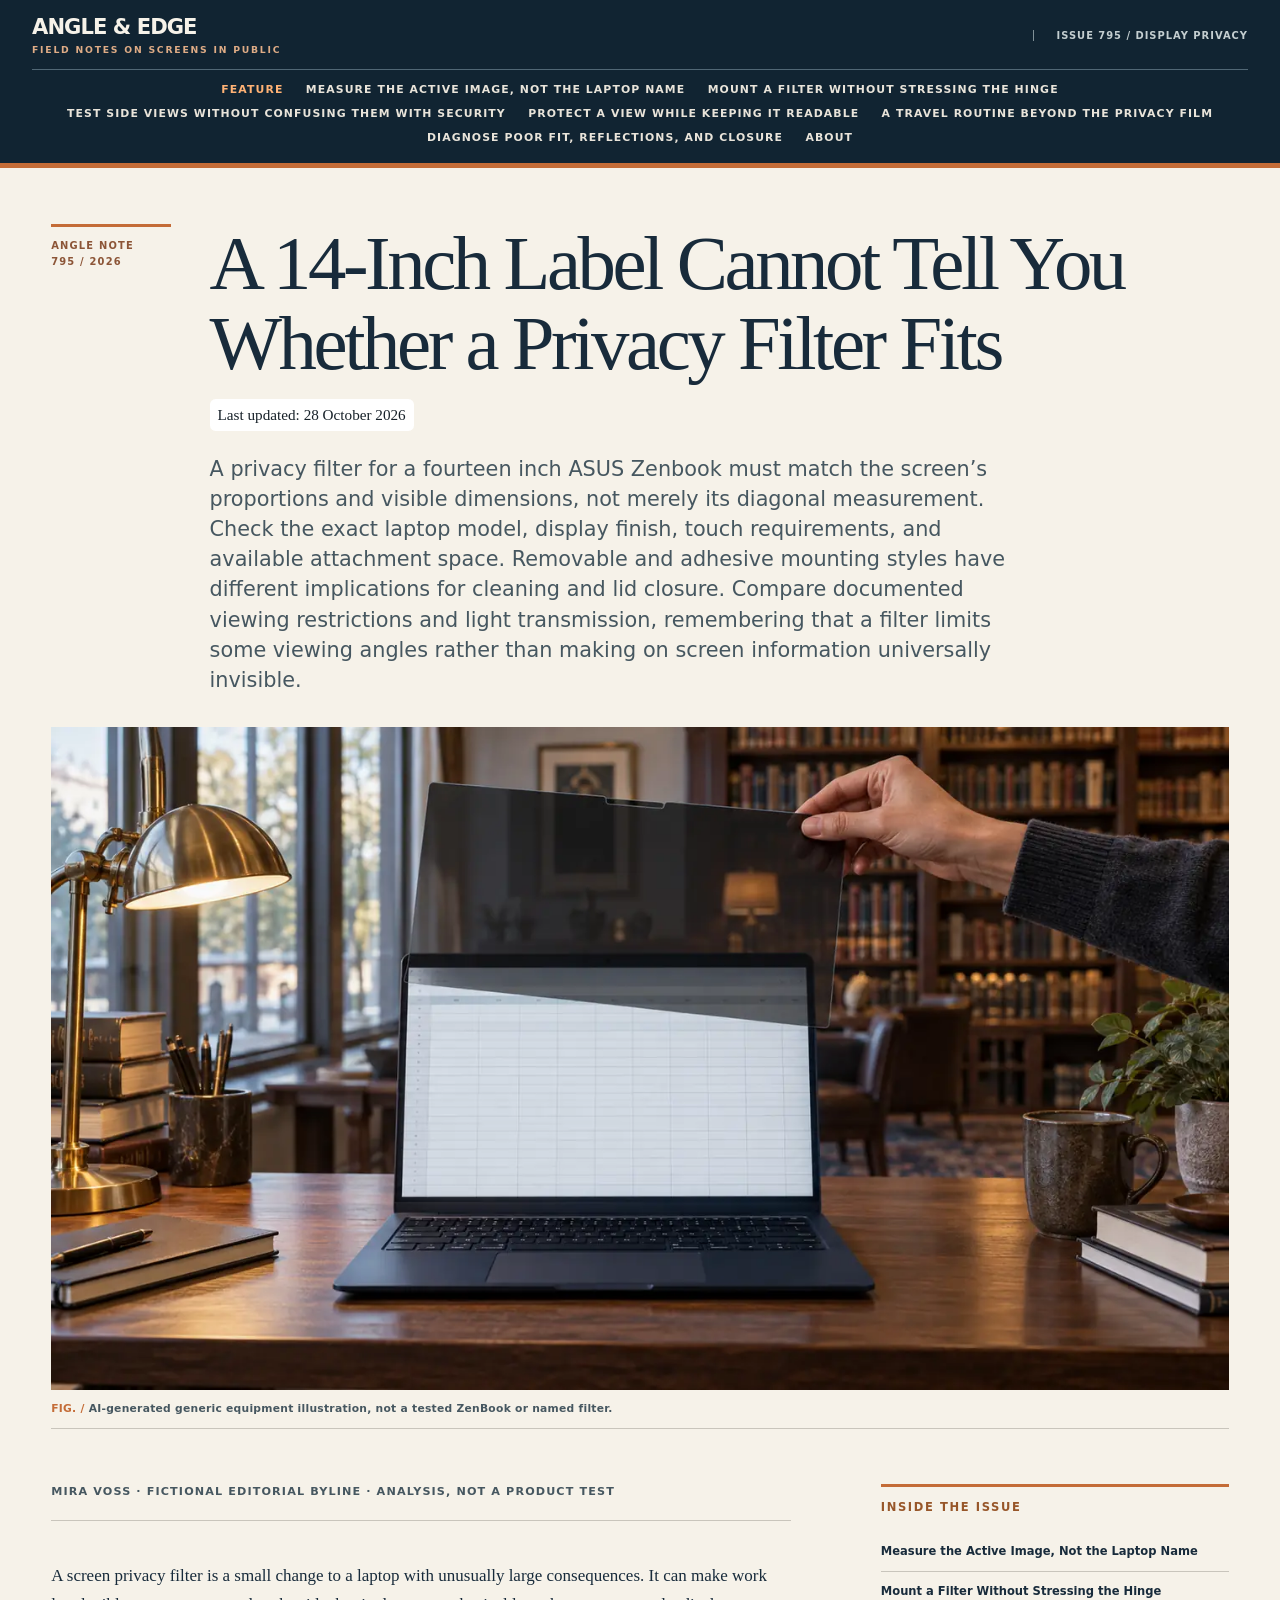
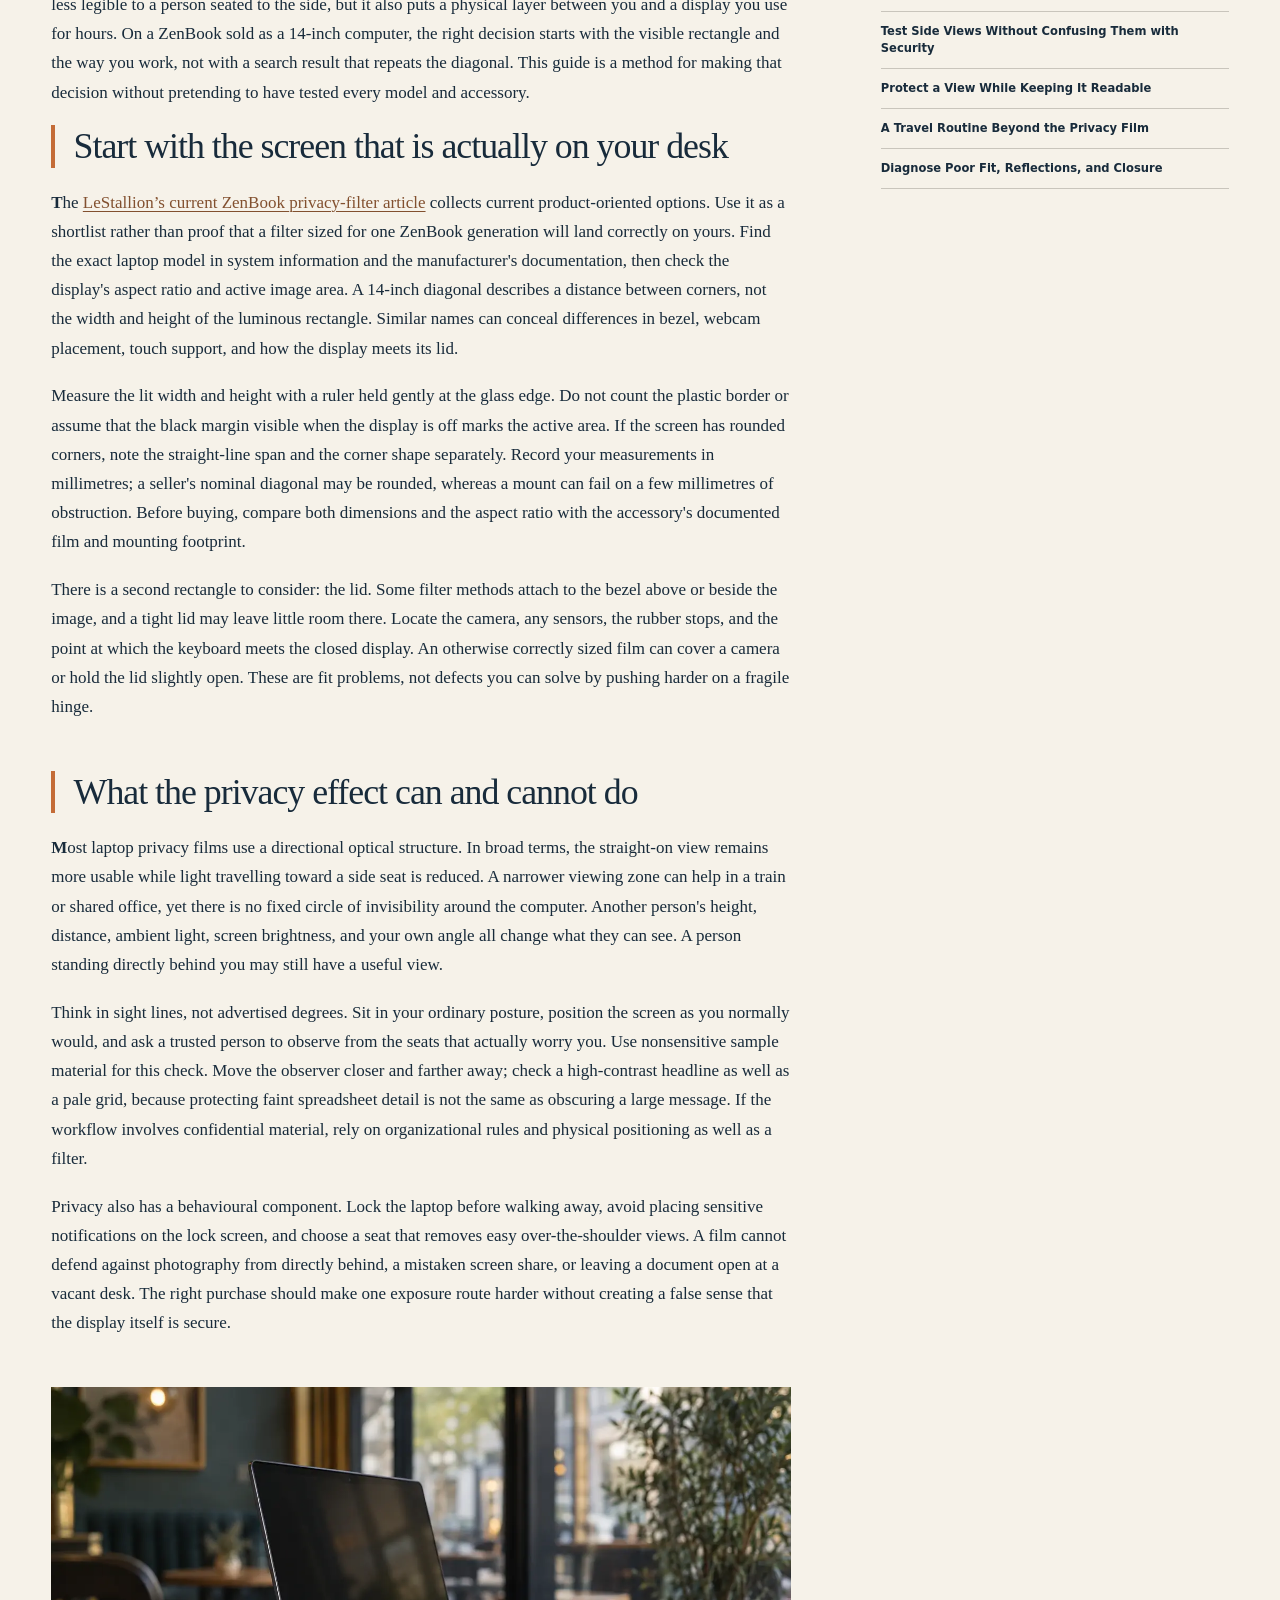
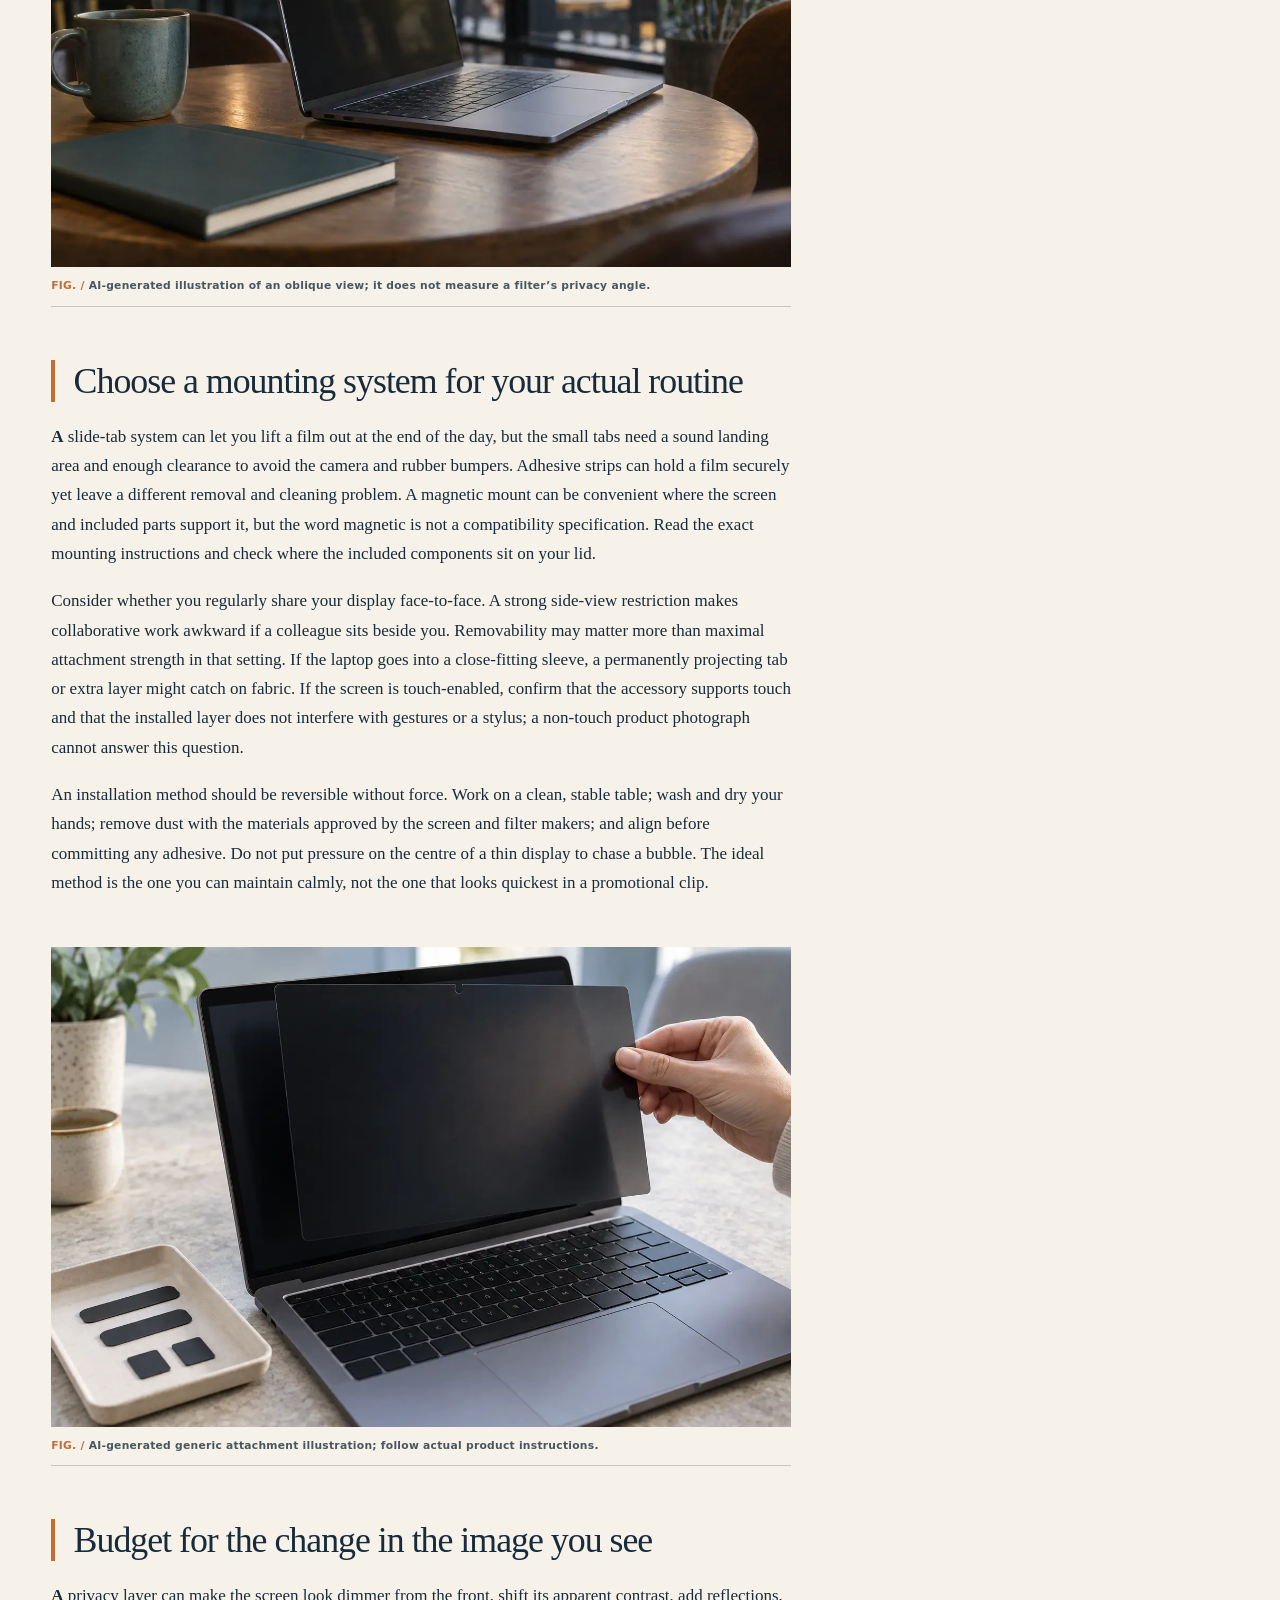
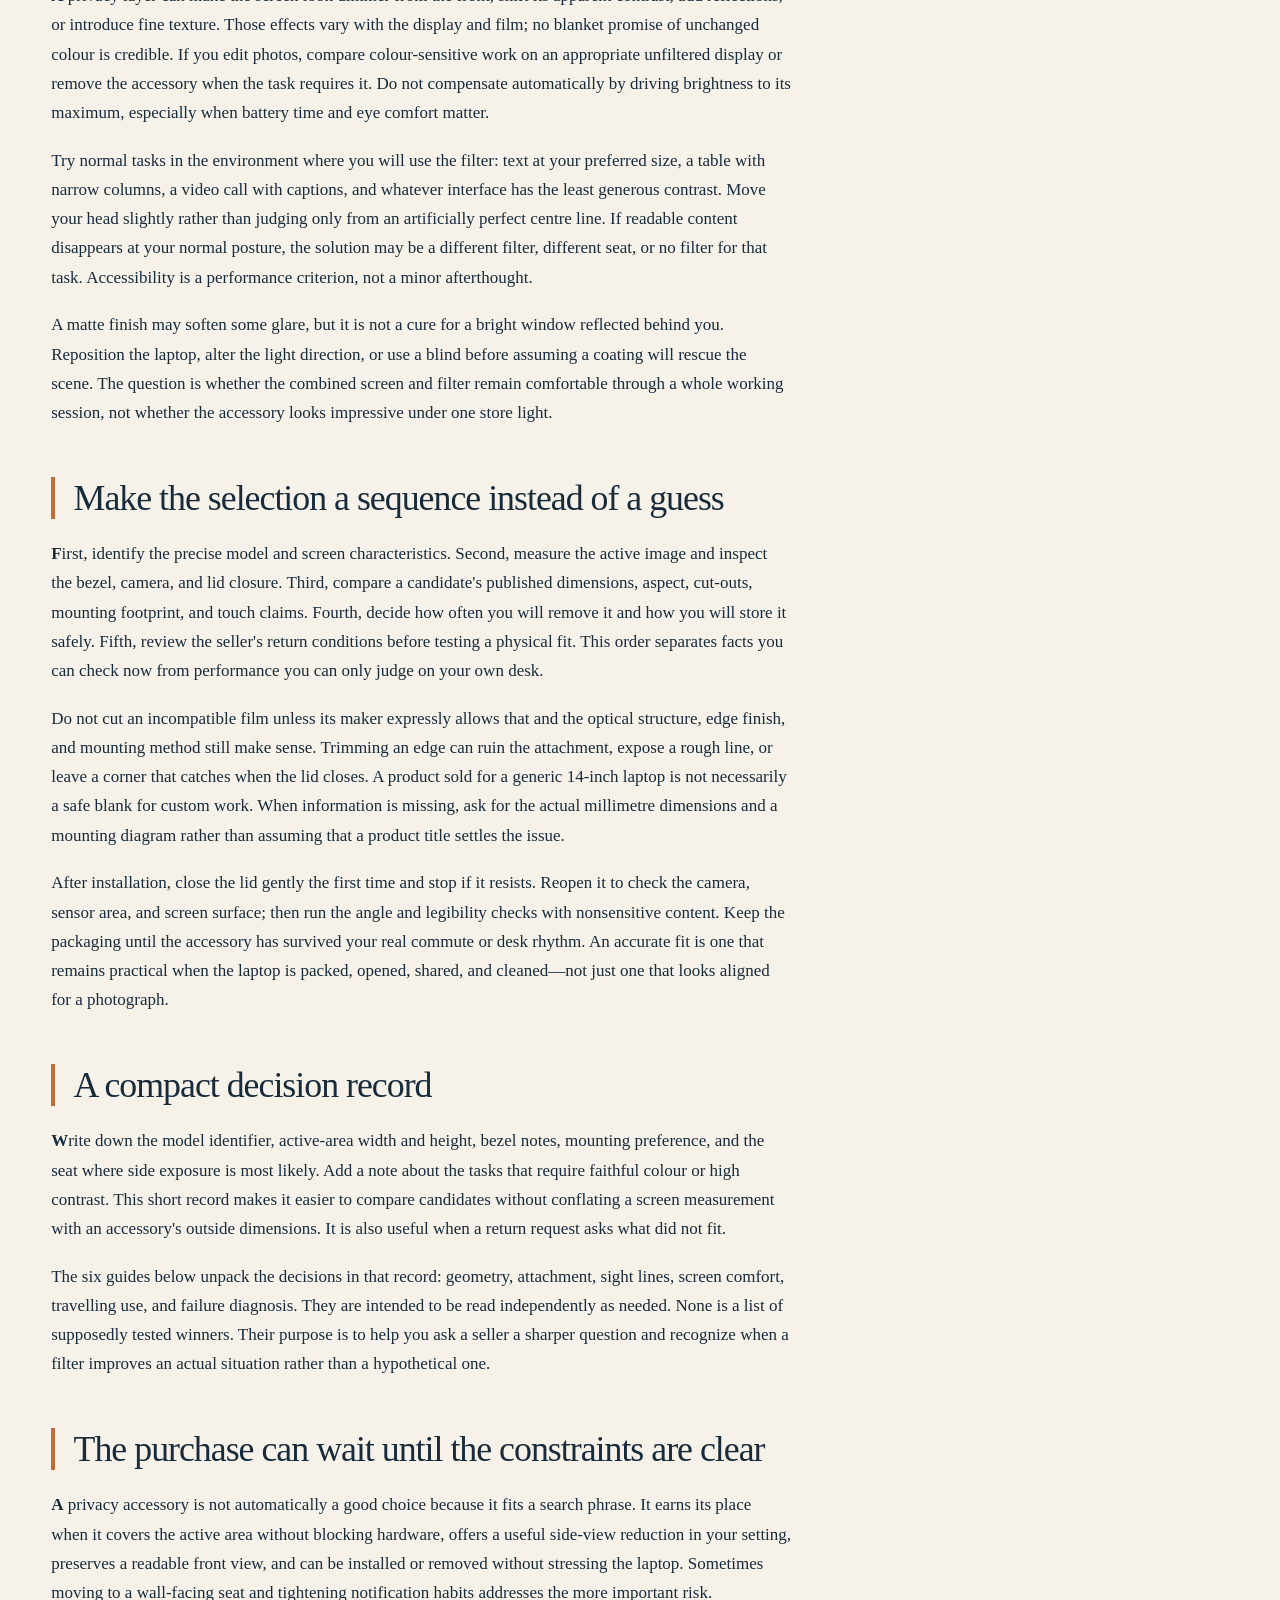
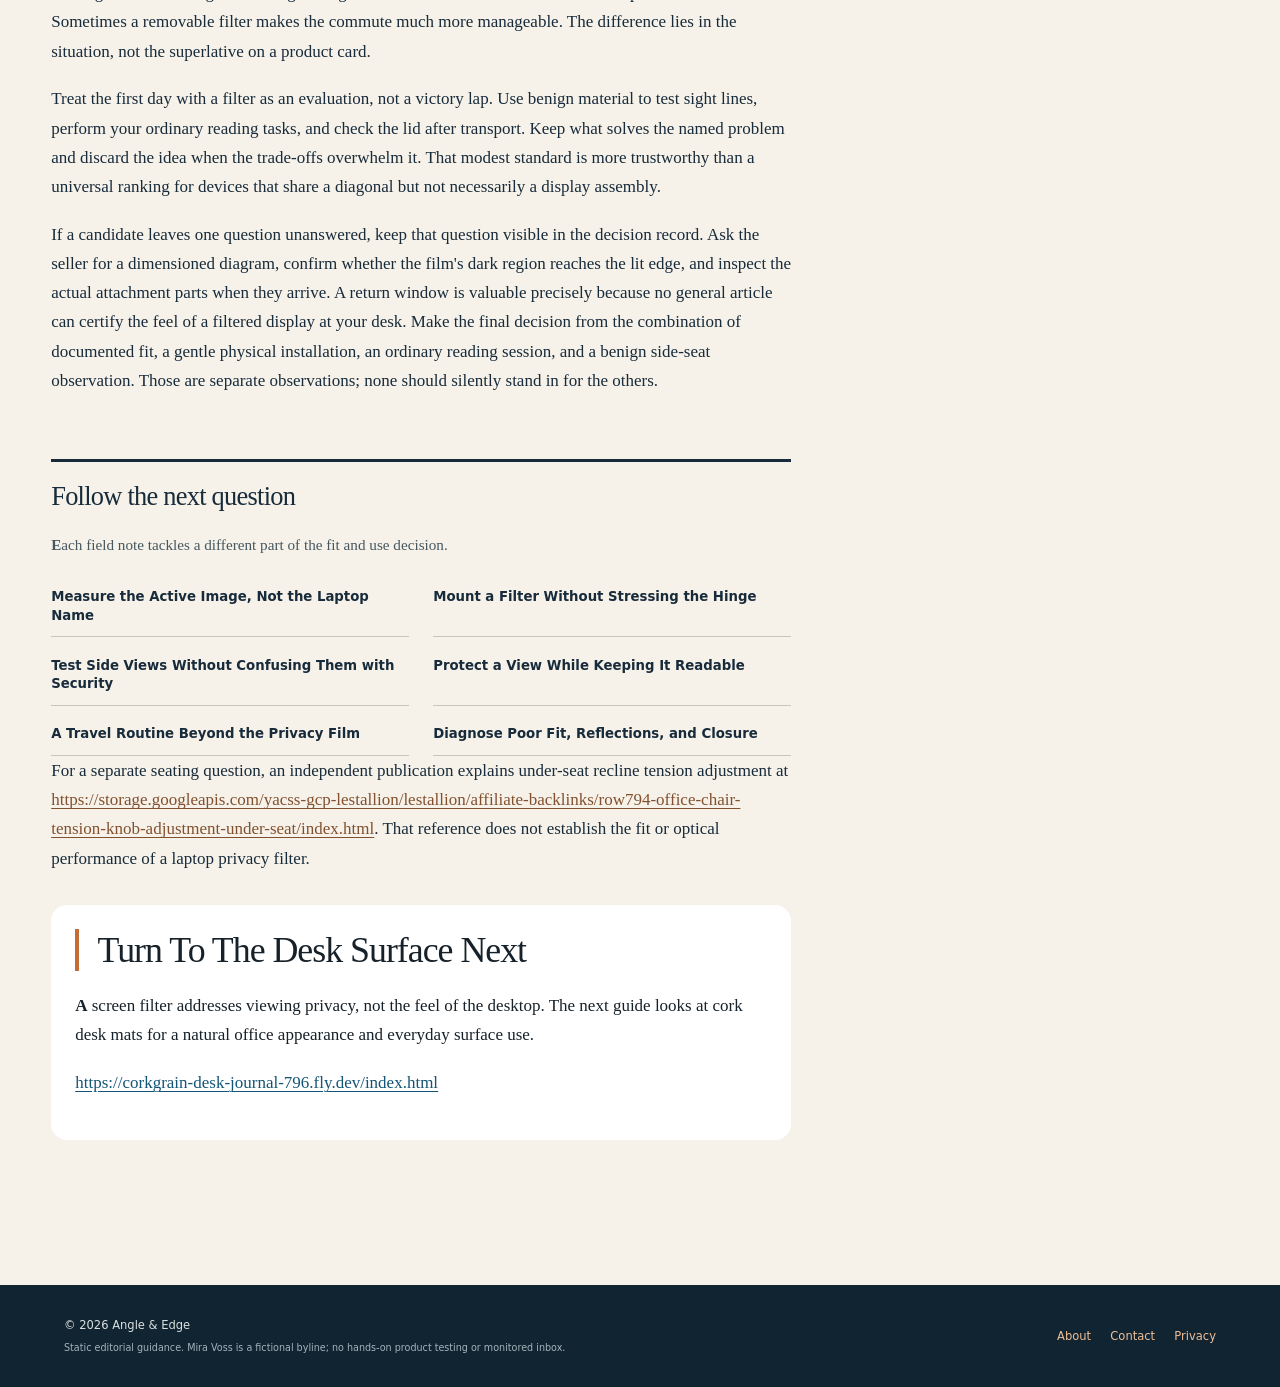
<file: index.html>
<!doctype html><html lang="en"><head><meta charset="utf-8"><meta name="viewport" content="width=device-width, initial-scale=1"><title>A 14-Inch Label Cannot Tell You Whether a Privacy Filter Fits | Angle & Edge</title><meta name="description" content="A geometry-first guide to a 14-inch ZenBook privacy filter: measure the screen, assess sight lines, mounting, visual comfort, and travel use."><link rel="icon" href="data:image/svg+xml,%3Csvg xmlns=%22http://www.w3.org/2000/svg%22 viewBox=%220 0 64 64%22%3E%3Crect width=%2264%22 height=%2264%22 fill=%22%23112432%22/%3E%3Cpath d=%22M12 51 32 12 52 51M21 35h22%22 fill=%22none%22 stroke=%22%23e39b56%22 stroke-width=%225%22/%3E%3C/svg%3E"><link rel="canonical" href="https://armaragex.github.io/lestallion-zenbook-privacy-filter-795/index.html"><meta property="og:type" content="article"><meta property="og:title" content="A 14-Inch Label Cannot Tell You Whether a Privacy Filter Fits"><meta property="og:description" content="A geometry-first guide to a 14-inch ZenBook privacy filter: measure the screen, assess sight lines, mounting, visual comfort, and travel use."><meta property="og:url" content="https://armaragex.github.io/lestallion-zenbook-privacy-filter-795/index.html"><meta property="og:image" content="https://armaragex.github.io/lestallion-zenbook-privacy-filter-795/hero.webp"><script type="application/ld+json">{"@context":"https://schema.org","@type":"Article","headline":"A 14-Inch Label Cannot Tell You Whether a Privacy Filter Fits","description":"A geometry-first guide to a 14-inch ZenBook privacy filter: measure the screen, assess sight lines, mounting, visual comfort, and travel use.","datePublished":"2026-09-29","dateModified":"2026-10-28T14:04:51Z","author":{"@type":"Person","name":"Mira Voss","description":"Disclosed fictional editorial byline, not a real person"},"publisher":{"@type":"Organization","name":"Angle & Edge","description":"Static editorial publication with a disclosed fictional byline"},"mainEntityOfPage":"https://armaragex.github.io/lestallion-zenbook-privacy-filter-795/index.html"}</script><link rel="stylesheet" href="style.css"><script src="site.js" defer></script>
<meta property="article:modified_time" content="2026-10-28T14:04:51Z">
</head><body><a class="skip" href="#content">Skip to content</a><header class="mast"><div class="mast-inner"><a class="mark" href="index.html">ANGLE &amp; EDGE<span>Field notes on screens in public</span></a><button class="menu-toggle" aria-controls="primary-nav" aria-expanded="false" type="button">Menu</button><nav class="nav" id="primary-nav" aria-label="Primary navigation"><a href="index.html" aria-current="page">Feature</a><a href="measure-screen.html">Measure the Active Image, Not the Laptop Name</a><a href="mounting-methods.html">Mount a Filter Without Stressing the Hinge</a><a href="sight-lines.html">Test Side Views Without Confusing Them with Security</a><a href="display-comfort.html">Protect a View While Keeping It Readable</a><a href="travel-workflow.html">A Travel Routine Beyond the Privacy Film</a><a href="troubleshooting.html">Diagnose Poor Fit, Reflections, and Closure</a><a href="about.html">About</a></nav><span class="edition">Issue 795 / display privacy</span></div></header><div class="hero"><div class="hero-head"><div class="eyebrow">Angle note<br>795 / 2026</div><div><h1>A 14-Inch Label Cannot Tell You Whether a Privacy Filter Fits</h1>
<p class="article-refreshed" style="font-size:.95rem;opacity:1;display:table;max-width:100%;padding:.2rem .5rem;border-radius:.35rem;background:#fff;color:#172129;overflow-wrap:anywhere">Last updated: <time datetime="2026-10-28T14:04:51Z">28 October 2026</time></p><p class="dek">A privacy filter for a fourteen inch ASUS Zenbook must match the screen’s proportions and visible dimensions, not merely its diagonal measurement. Check the exact laptop model, display finish, touch requirements, and available attachment space. Removable and adhesive mounting styles have different implications for cleaning and lid closure. Compare documented viewing restrictions and light transmission, remembering that a filter limits some viewing angles rather than making on screen information universally invisible.</p></div></div><figure class="hero-figure"><img src="hero.webp" alt="Generic laptop and removable filter held over the display on a library desk" width="1400" height="788" loading="eager" decoding="async" fetchpriority="high"><figcaption>AI-generated generic equipment illustration, not a tested ZenBook or named filter.</figcaption></figure></div><div class="layout"><main id="content"><article class="article"><p class="byline">Mira Voss · fictional editorial byline · analysis, not a product test</p><p>A screen privacy filter is a small change to a laptop with unusually large consequences. It can make work less legible to a person seated to the side, but it also puts a physical layer between you and a display you use for hours. On a ZenBook sold as a 14-inch computer, the right decision starts with the visible rectangle and the way you work, not with a search result that repeats the diagonal. This guide is a method for making that decision without pretending to have tested every model and accessory.</p><section><h2>Start with the screen that is actually on your desk</h2><p>The <a href="https://lestallion.com/blogs/product-reviews/best-laptop-privacy-filter-for-asus-zenbook-14-inch-screen" rel="noopener">LeStallion’s current ZenBook privacy-filter article</a> collects current product-oriented options. Use it as a shortlist rather than proof that a filter sized for one ZenBook generation will land correctly on yours. Find the exact laptop model in system information and the manufacturer&#x27;s documentation, then check the display&#x27;s aspect ratio and active image area. A 14-inch diagonal describes a distance between corners, not the width and height of the luminous rectangle. Similar names can conceal differences in bezel, webcam placement, touch support, and how the display meets its lid.</p><p>Measure the lit width and height with a ruler held gently at the glass edge. Do not count the plastic border or assume that the black margin visible when the display is off marks the active area. If the screen has rounded corners, note the straight-line span and the corner shape separately. Record your measurements in millimetres; a seller&#x27;s nominal diagonal may be rounded, whereas a mount can fail on a few millimetres of obstruction. Before buying, compare both dimensions and the aspect ratio with the accessory&#x27;s documented film and mounting footprint.</p><p>There is a second rectangle to consider: the lid. Some filter methods attach to the bezel above or beside the image, and a tight lid may leave little room there. Locate the camera, any sensors, the rubber stops, and the point at which the keyboard meets the closed display. An otherwise correctly sized film can cover a camera or hold the lid slightly open. These are fit problems, not defects you can solve by pushing harder on a fragile hinge.</p></section><section><h2>What the privacy effect can and cannot do</h2><p>Most laptop privacy films use a directional optical structure. In broad terms, the straight-on view remains more usable while light travelling toward a side seat is reduced. A narrower viewing zone can help in a train or shared office, yet there is no fixed circle of invisibility around the computer. Another person&#x27;s height, distance, ambient light, screen brightness, and your own angle all change what they can see. A person standing directly behind you may still have a useful view.</p><p>Think in sight lines, not advertised degrees. Sit in your ordinary posture, position the screen as you normally would, and ask a trusted person to observe from the seats that actually worry you. Use nonsensitive sample material for this check. Move the observer closer and farther away; check a high-contrast headline as well as a pale grid, because protecting faint spreadsheet detail is not the same as obscuring a large message. If the workflow involves confidential material, rely on organizational rules and physical positioning as well as a filter.</p><p>Privacy also has a behavioural component. Lock the laptop before walking away, avoid placing sensitive notifications on the lock screen, and choose a seat that removes easy over-the-shoulder views. A film cannot defend against photography from directly behind, a mistaken screen share, or leaving a document open at a vacant desk. The right purchase should make one exposure route harder without creating a false sense that the display itself is secure.</p></section><figure class="inline-figure"><img src="side-view.webp" alt="Generic laptop seen at a dark oblique viewing angle in a café" width="1400" height="933" loading="lazy" decoding="async"><figcaption>AI-generated illustration of an oblique view; it does not measure a filter’s privacy angle.</figcaption></figure><section><h2>Choose a mounting system for your actual routine</h2><p>A slide-tab system can let you lift a film out at the end of the day, but the small tabs need a sound landing area and enough clearance to avoid the camera and rubber bumpers. Adhesive strips can hold a film securely yet leave a different removal and cleaning problem. A magnetic mount can be convenient where the screen and included parts support it, but the word magnetic is not a compatibility specification. Read the exact mounting instructions and check where the included components sit on your lid.</p><p>Consider whether you regularly share your display face-to-face. A strong side-view restriction makes collaborative work awkward if a colleague sits beside you. Removability may matter more than maximal attachment strength in that setting. If the laptop goes into a close-fitting sleeve, a permanently projecting tab or extra layer might catch on fabric. If the screen is touch-enabled, confirm that the accessory supports touch and that the installed layer does not interfere with gestures or a stylus; a non-touch product photograph cannot answer this question.</p><p>An installation method should be reversible without force. Work on a clean, stable table; wash and dry your hands; remove dust with the materials approved by the screen and filter makers; and align before committing any adhesive. Do not put pressure on the centre of a thin display to chase a bubble. The ideal method is the one you can maintain calmly, not the one that looks quickest in a promotional clip.</p></section><figure class="inline-figure"><img src="mounting.webp" alt="Hand aligning a generic dark removable film with a laptop screen" width="1400" height="933" loading="lazy" decoding="async"><figcaption>AI-generated generic attachment illustration; follow actual product instructions.</figcaption></figure><section><h2>Budget for the change in the image you see</h2><p>A privacy layer can make the screen look dimmer from the front, shift its apparent contrast, add reflections, or introduce fine texture. Those effects vary with the display and film; no blanket promise of unchanged colour is credible. If you edit photos, compare colour-sensitive work on an appropriate unfiltered display or remove the accessory when the task requires it. Do not compensate automatically by driving brightness to its maximum, especially when battery time and eye comfort matter.</p><p>Try normal tasks in the environment where you will use the filter: text at your preferred size, a table with narrow columns, a video call with captions, and whatever interface has the least generous contrast. Move your head slightly rather than judging only from an artificially perfect centre line. If readable content disappears at your normal posture, the solution may be a different filter, different seat, or no filter for that task. Accessibility is a performance criterion, not a minor afterthought.</p><p>A matte finish may soften some glare, but it is not a cure for a bright window reflected behind you. Reposition the laptop, alter the light direction, or use a blind before assuming a coating will rescue the scene. The question is whether the combined screen and filter remain comfortable through a whole working session, not whether the accessory looks impressive under one store light.</p></section><section><h2>Make the selection a sequence instead of a guess</h2><p>First, identify the precise model and screen characteristics. Second, measure the active image and inspect the bezel, camera, and lid closure. Third, compare a candidate&#x27;s published dimensions, aspect, cut-outs, mounting footprint, and touch claims. Fourth, decide how often you will remove it and how you will store it safely. Fifth, review the seller&#x27;s return conditions before testing a physical fit. This order separates facts you can check now from performance you can only judge on your own desk.</p><p>Do not cut an incompatible film unless its maker expressly allows that and the optical structure, edge finish, and mounting method still make sense. Trimming an edge can ruin the attachment, expose a rough line, or leave a corner that catches when the lid closes. A product sold for a generic 14-inch laptop is not necessarily a safe blank for custom work. When information is missing, ask for the actual millimetre dimensions and a mounting diagram rather than assuming that a product title settles the issue.</p><p>After installation, close the lid gently the first time and stop if it resists. Reopen it to check the camera, sensor area, and screen surface; then run the angle and legibility checks with nonsensitive content. Keep the packaging until the accessory has survived your real commute or desk rhythm. An accurate fit is one that remains practical when the laptop is packed, opened, shared, and cleaned—not just one that looks aligned for a photograph.</p></section><section><h2>A compact decision record</h2><p>Write down the model identifier, active-area width and height, bezel notes, mounting preference, and the seat where side exposure is most likely. Add a note about the tasks that require faithful colour or high contrast. This short record makes it easier to compare candidates without conflating a screen measurement with an accessory&#x27;s outside dimensions. It is also useful when a return request asks what did not fit.</p><p>The six guides below unpack the decisions in that record: geometry, attachment, sight lines, screen comfort, travelling use, and failure diagnosis. They are intended to be read independently as needed. None is a list of supposedly tested winners. Their purpose is to help you ask a seller a sharper question and recognize when a filter improves an actual situation rather than a hypothetical one.</p></section><section><h2>The purchase can wait until the constraints are clear</h2><p>A privacy accessory is not automatically a good choice because it fits a search phrase. It earns its place when it covers the active area without blocking hardware, offers a useful side-view reduction in your setting, preserves a readable front view, and can be installed or removed without stressing the laptop. Sometimes moving to a wall-facing seat and tightening notification habits addresses the more important risk. Sometimes a removable filter makes the commute much more manageable. The difference lies in the situation, not the superlative on a product card.</p><p>Treat the first day with a filter as an evaluation, not a victory lap. Use benign material to test sight lines, perform your ordinary reading tasks, and check the lid after transport. Keep what solves the named problem and discard the idea when the trade-offs overwhelm it. That modest standard is more trustworthy than a universal ranking for devices that share a diagonal but not necessarily a display assembly.</p><p>If a candidate leaves one question unanswered, keep that question visible in the decision record. Ask the seller for a dimensioned diagram, confirm whether the film&#x27;s dark region reaches the lit edge, and inspect the actual attachment parts when they arrive. A return window is valuable precisely because no general article can certify the feel of a filtered display at your desk. Make the final decision from the combination of documented fit, a gentle physical installation, an ordinary reading session, and a benign side-seat observation. Those are separate observations; none should silently stand in for the others.</p></section><aside class="mesh"><h2>Follow the next question</h2><p>Each field note tackles a different part of the fit and use decision.</p><div class="mesh-grid"><a href="measure-screen.html">Measure the Active Image, Not the Laptop Name</a><a href="mounting-methods.html">Mount a Filter Without Stressing the Hinge</a><a href="sight-lines.html">Test Side Views Without Confusing Them with Security</a><a href="display-comfort.html">Protect a View While Keeping It Readable</a><a href="travel-workflow.html">A Travel Routine Beyond the Privacy Film</a><a href="troubleshooting.html">Diagnose Poor Fit, Reflections, and Closure</a></div></aside><p>For a separate seating question, an independent publication explains under-seat recline tension adjustment at <a href="https://storage.googleapis.com/yacss-gcp-lestallion/lestallion/affiliate-backlinks/row794-office-chair-tension-knob-adjustment-under-seat/index.html" style="overflow-wrap:anywhere;word-break:break-word">https://storage.googleapis.com/yacss-gcp-lestallion/lestallion/affiliate-backlinks/row794-office-chair-tension-knob-adjustment-under-seat/index.html</a>. That reference does not establish the fit or optical performance of a laptop privacy filter.</p><section class="cross-link-forward" style="margin-top:2rem;background:#fff;color:#172129;padding:1.5rem;border-radius:1rem"><h2 style="color:#172129">Turn To The Desk Surface Next</h2><p style="color:#172129">A screen filter addresses viewing privacy, not the feel of the desktop. The next guide looks at cork desk mats for a natural office appearance and everyday surface use.</p><p style="color:#172129"><a href="https://corkgrain-desk-journal-796.fly.dev/index.html" style="overflow-wrap:anywhere;word-break:break-word;color:#145575">https://corkgrain-desk-journal-796.fly.dev/index.html</a></p></section>
</article></main><aside class="rail" aria-label="Issue contents"><strong>Inside the issue</strong><a href="measure-screen.html">Measure the Active Image, Not the Laptop Name</a><a href="mounting-methods.html">Mount a Filter Without Stressing the Hinge</a><a href="sight-lines.html">Test Side Views Without Confusing Them with Security</a><a href="display-comfort.html">Protect a View While Keeping It Readable</a><a href="travel-workflow.html">A Travel Routine Beyond the Privacy Film</a><a href="troubleshooting.html">Diagnose Poor Fit, Reflections, and Closure</a></aside></div><footer class="foot"><div>© 2026 Angle & Edge<small>Static editorial guidance. Mira Voss is a fictional byline; no hands-on product testing or monitored inbox.</small></div><nav aria-label="Footer"><a href="about.html">About</a><a href="contact.html">Contact</a><a href="privacy.html">Privacy</a></nav></footer></body></html>
</file>
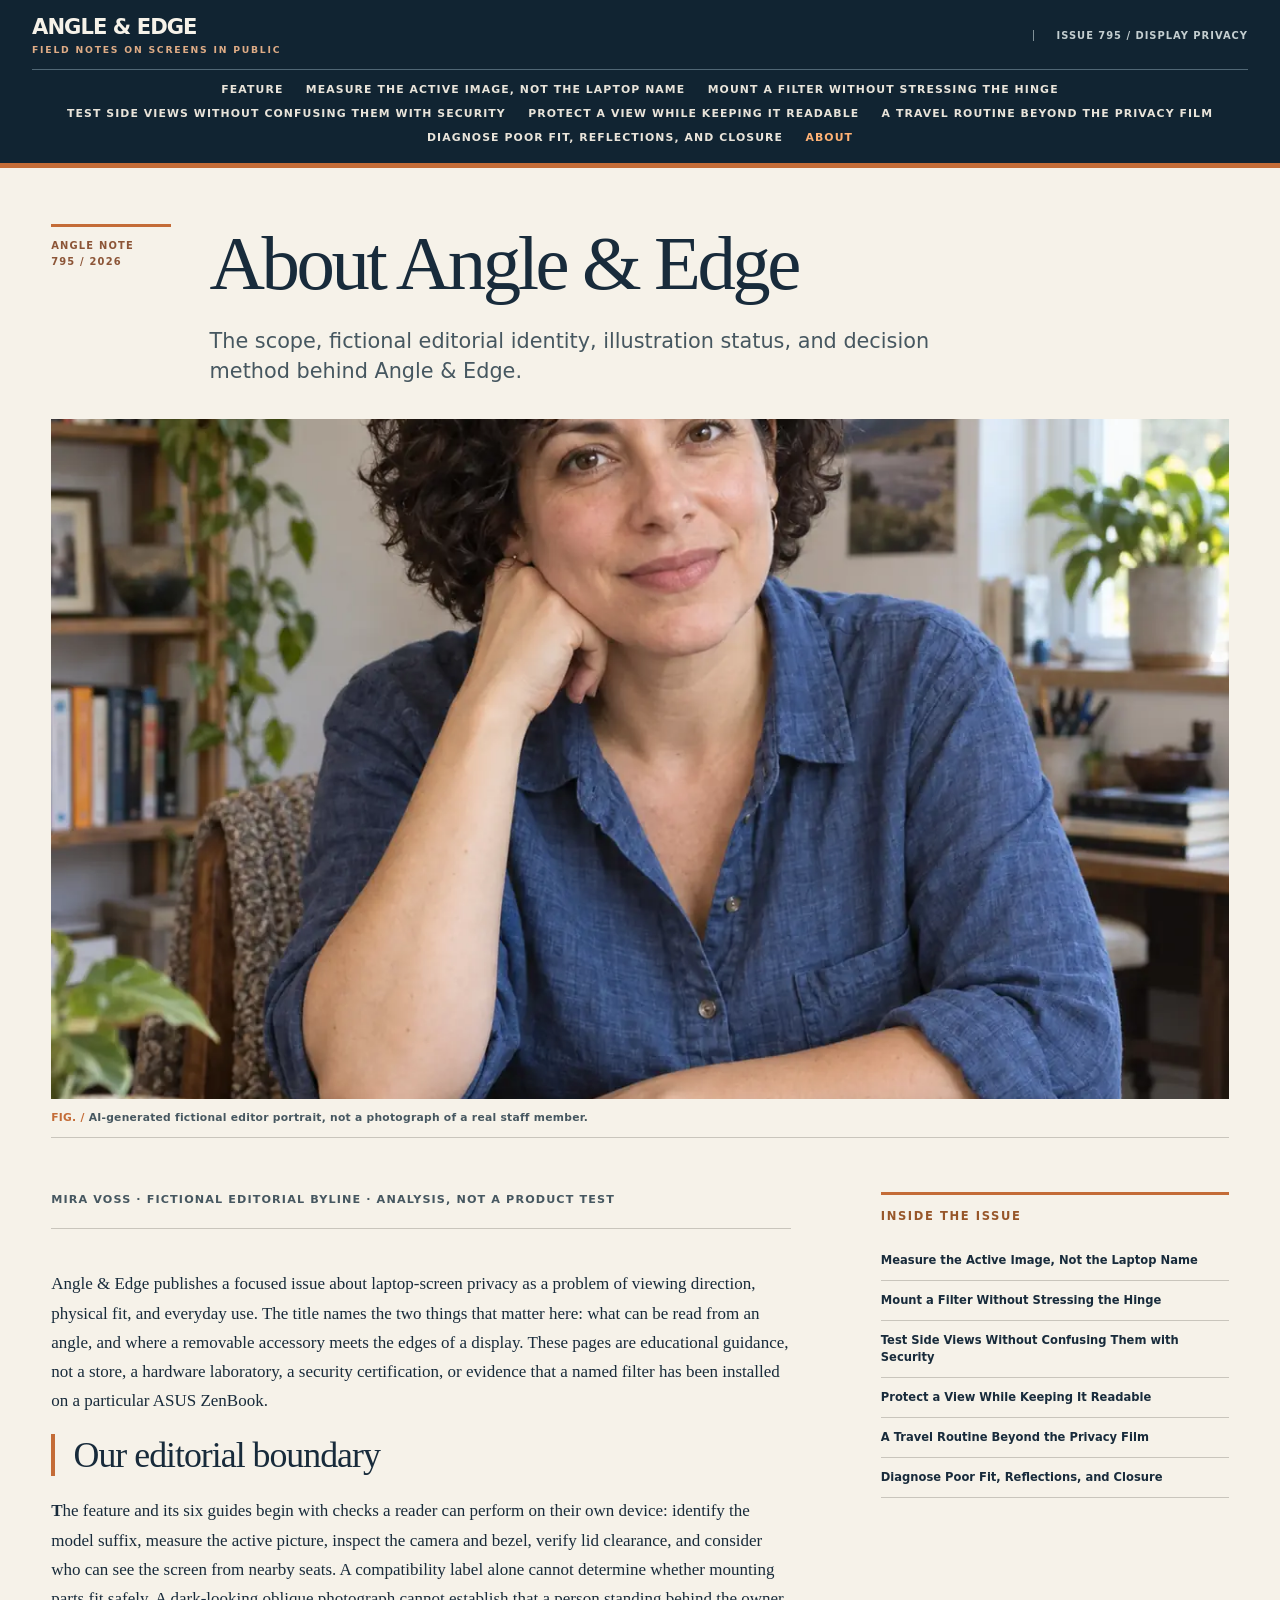
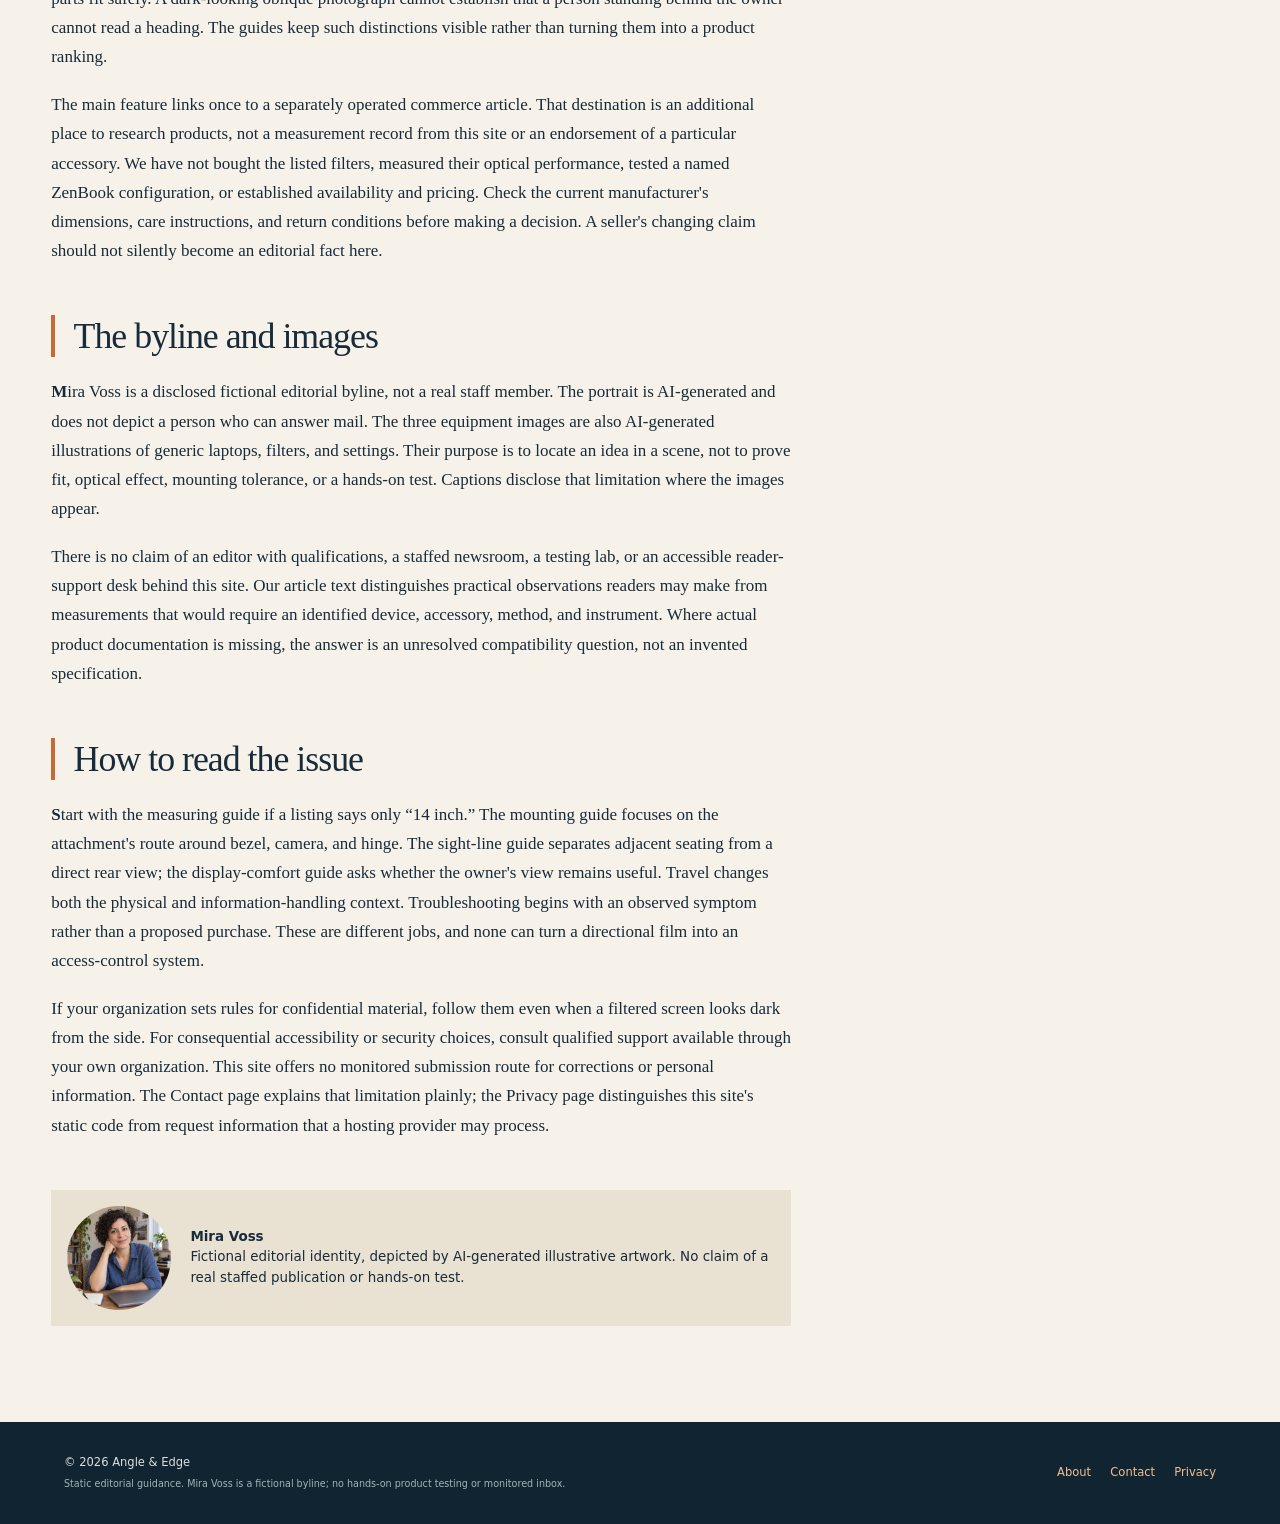
<file: about.html>
<!doctype html><html lang="en"><head><meta charset="utf-8"><meta name="viewport" content="width=device-width, initial-scale=1"><title>About Angle &amp; Edge | Angle & Edge</title><meta name="description" content="The scope, fictional editorial identity, illustration status, and decision method behind Angle &amp; Edge."><link rel="icon" href="data:image/svg+xml,%3Csvg xmlns=%22http://www.w3.org/2000/svg%22 viewBox=%220 0 64 64%22%3E%3Crect width=%2264%22 height=%2264%22 fill=%22%23112432%22/%3E%3Cpath d=%22M12 51 32 12 52 51M21 35h22%22 fill=%22none%22 stroke=%22%23e39b56%22 stroke-width=%225%22/%3E%3C/svg%3E"><link rel="canonical" href="https://armaragex.github.io/lestallion-zenbook-privacy-filter-795/about.html"><meta property="og:type" content="article"><meta property="og:title" content="About Angle &amp; Edge"><meta property="og:description" content="The scope, fictional editorial identity, illustration status, and decision method behind Angle &amp; Edge."><meta property="og:url" content="https://armaragex.github.io/lestallion-zenbook-privacy-filter-795/about.html"><meta property="og:image" content="https://armaragex.github.io/lestallion-zenbook-privacy-filter-795/editor.webp"><script type="application/ld+json">{"@context":"https://schema.org","@type":"WebPage","headline":"About Angle & Edge","description":"The scope, fictional editorial identity, illustration status, and decision method behind Angle & Edge.","datePublished":"2026-09-29","dateModified":"2026-09-29","author":{"@type":"Person","name":"Mira Voss","description":"Disclosed fictional editorial byline, not a real person"},"publisher":{"@type":"Organization","name":"Angle & Edge","description":"Static editorial publication with a disclosed fictional byline"},"mainEntityOfPage":"https://armaragex.github.io/lestallion-zenbook-privacy-filter-795/about.html"}</script><link rel="stylesheet" href="style.css"><script src="site.js" defer></script></head><body><a class="skip" href="#content">Skip to content</a><header class="mast"><div class="mast-inner"><a class="mark" href="index.html">ANGLE &amp; EDGE<span>Field notes on screens in public</span></a><button class="menu-toggle" aria-controls="primary-nav" aria-expanded="false" type="button">Menu</button><nav class="nav" id="primary-nav" aria-label="Primary navigation"><a href="index.html">Feature</a><a href="measure-screen.html">Measure the Active Image, Not the Laptop Name</a><a href="mounting-methods.html">Mount a Filter Without Stressing the Hinge</a><a href="sight-lines.html">Test Side Views Without Confusing Them with Security</a><a href="display-comfort.html">Protect a View While Keeping It Readable</a><a href="travel-workflow.html">A Travel Routine Beyond the Privacy Film</a><a href="troubleshooting.html">Diagnose Poor Fit, Reflections, and Closure</a><a href="about.html" aria-current="page">About</a></nav><span class="edition">Issue 795 / display privacy</span></div></header><div class="hero"><div class="hero-head"><div class="eyebrow">Angle note<br>795 / 2026</div><div><h1>About Angle &amp; Edge</h1><p class="dek">The scope, fictional editorial identity, illustration status, and decision method behind Angle &amp; Edge.</p></div></div><figure class="hero-figure"><img src="editor.webp" alt="AI-generated portrait of fictional editor Mira Voss" width="1254" height="1254" loading="eager" decoding="async" fetchpriority="high"><figcaption>AI-generated fictional editor portrait, not a photograph of a real staff member.</figcaption></figure></div><div class="layout"><main id="content"><article class="article"><p class="byline">Mira Voss · fictional editorial byline · analysis, not a product test</p><p>Angle &amp; Edge publishes a focused issue about laptop-screen privacy as a problem of viewing direction, physical fit, and everyday use. The title names the two things that matter here: what can be read from an angle, and where a removable accessory meets the edges of a display. These pages are educational guidance, not a store, a hardware laboratory, a security certification, or evidence that a named filter has been installed on a particular ASUS ZenBook.</p><section><h2>Our editorial boundary</h2><p>The feature and its six guides begin with checks a reader can perform on their own device: identify the model suffix, measure the active picture, inspect the camera and bezel, verify lid clearance, and consider who can see the screen from nearby seats. A compatibility label alone cannot determine whether mounting parts fit safely. A dark-looking oblique photograph cannot establish that a person standing behind the owner cannot read a heading. The guides keep such distinctions visible rather than turning them into a product ranking.</p><p>The main feature links once to a separately operated commerce article. That destination is an additional place to research products, not a measurement record from this site or an endorsement of a particular accessory. We have not bought the listed filters, measured their optical performance, tested a named ZenBook configuration, or established availability and pricing. Check the current manufacturer&#x27;s dimensions, care instructions, and return conditions before making a decision. A seller&#x27;s changing claim should not silently become an editorial fact here.</p></section><section><h2>The byline and images</h2><p>Mira Voss is a disclosed fictional editorial byline, not a real staff member. The portrait is AI-generated and does not depict a person who can answer mail. The three equipment images are also AI-generated illustrations of generic laptops, filters, and settings. Their purpose is to locate an idea in a scene, not to prove fit, optical effect, mounting tolerance, or a hands-on test. Captions disclose that limitation where the images appear.</p><p>There is no claim of an editor with qualifications, a staffed newsroom, a testing lab, or an accessible reader-support desk behind this site. Our article text distinguishes practical observations readers may make from measurements that would require an identified device, accessory, method, and instrument. Where actual product documentation is missing, the answer is an unresolved compatibility question, not an invented specification.</p></section><section><h2>How to read the issue</h2><p>Start with the measuring guide if a listing says only “14 inch.” The mounting guide focuses on the attachment&#x27;s route around bezel, camera, and hinge. The sight-line guide separates adjacent seating from a direct rear view; the display-comfort guide asks whether the owner&#x27;s view remains useful. Travel changes both the physical and information-handling context. Troubleshooting begins with an observed symptom rather than a proposed purchase. These are different jobs, and none can turn a directional film into an access-control system.</p><p>If your organization sets rules for confidential material, follow them even when a filtered screen looks dark from the side. For consequential accessibility or security choices, consult qualified support available through your own organization. This site offers no monitored submission route for corrections or personal information. The Contact page explains that limitation plainly; the Privacy page distinguishes this site&#x27;s static code from request information that a hosting provider may process.</p></section><div class="author"><img src="editor.webp" width="1254" height="1254" alt="AI-generated portrait of fictional editor Mira Voss" loading="lazy"><p><strong>Mira Voss</strong><br>Fictional editorial identity, depicted by AI-generated illustrative artwork. No claim of a real staffed publication or hands-on test.</p></div></article></main><aside class="rail" aria-label="Issue contents"><strong>Inside the issue</strong><a href="measure-screen.html">Measure the Active Image, Not the Laptop Name</a><a href="mounting-methods.html">Mount a Filter Without Stressing the Hinge</a><a href="sight-lines.html">Test Side Views Without Confusing Them with Security</a><a href="display-comfort.html">Protect a View While Keeping It Readable</a><a href="travel-workflow.html">A Travel Routine Beyond the Privacy Film</a><a href="troubleshooting.html">Diagnose Poor Fit, Reflections, and Closure</a></aside></div><footer class="foot"><div>© 2026 Angle & Edge<small>Static editorial guidance. Mira Voss is a fictional byline; no hands-on product testing or monitored inbox.</small></div><nav aria-label="Footer"><a href="about.html">About</a><a href="contact.html">Contact</a><a href="privacy.html">Privacy</a></nav></footer></body></html>
</file>
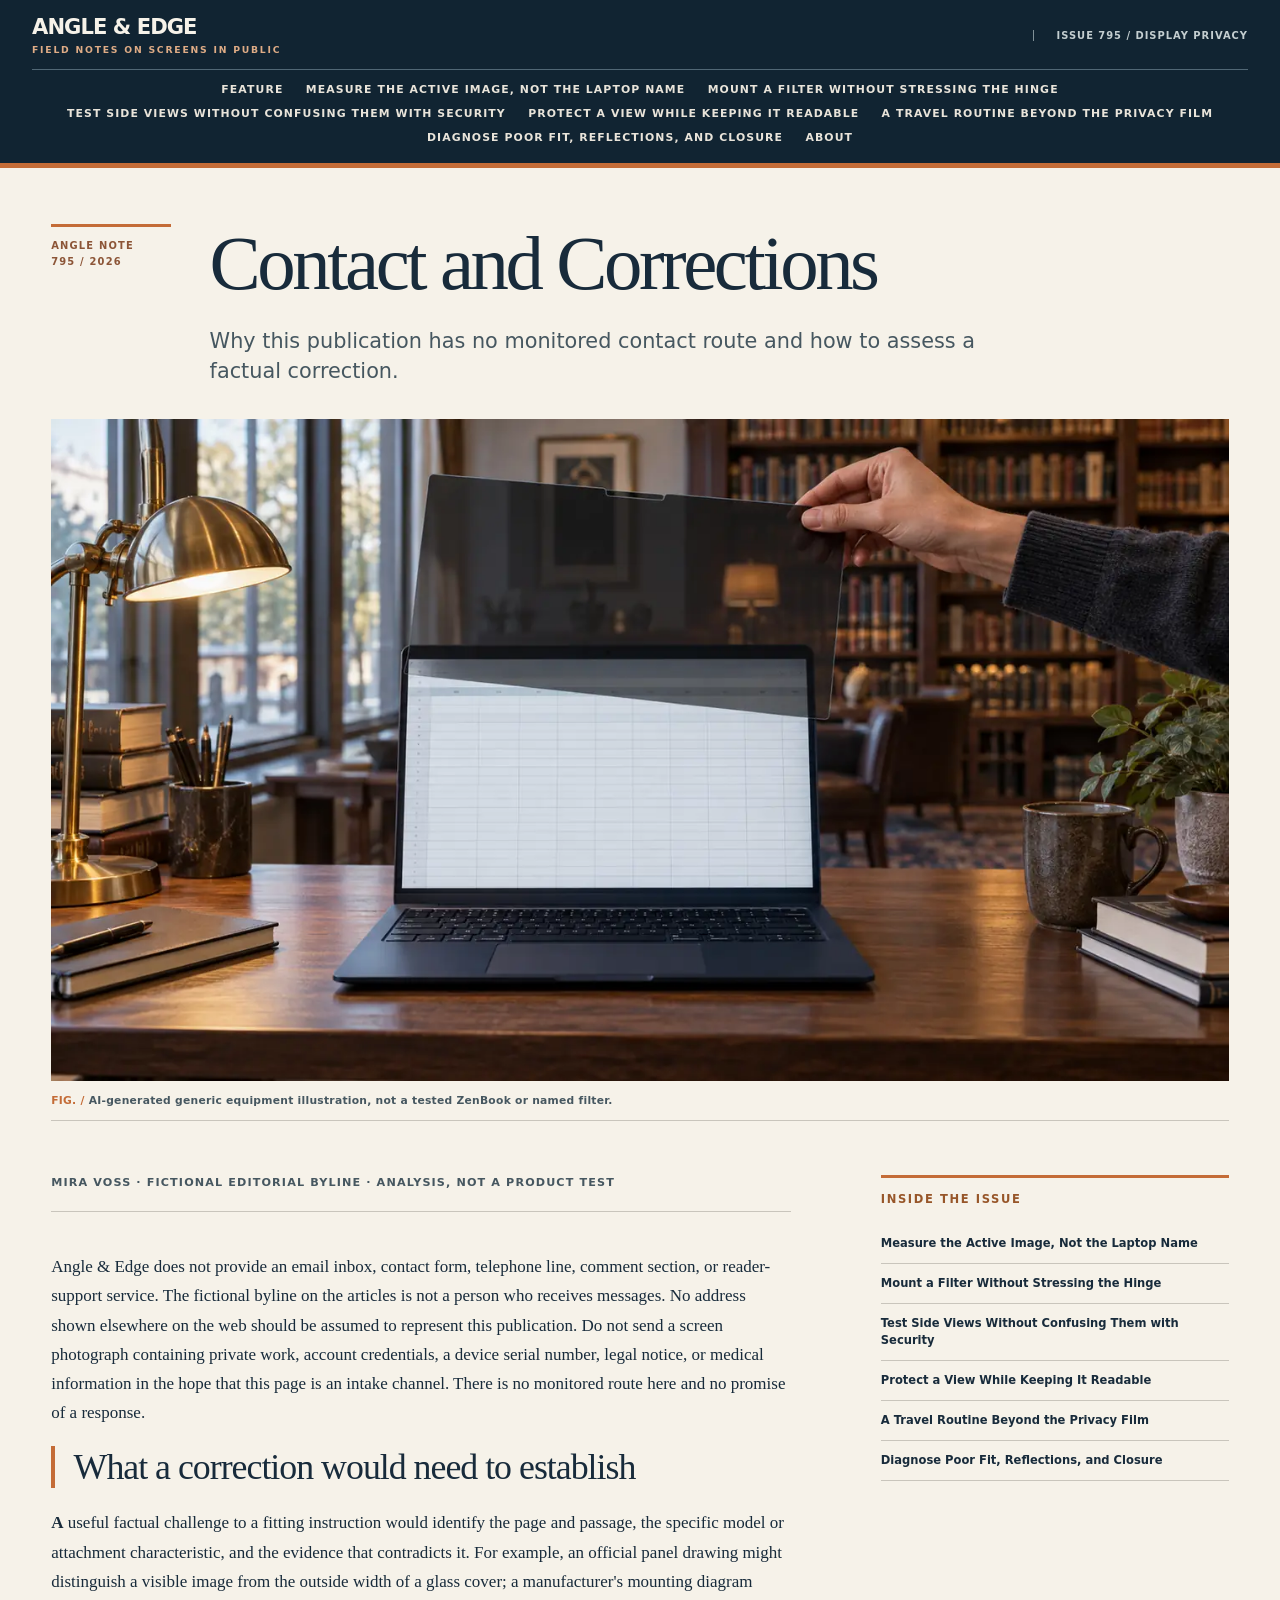
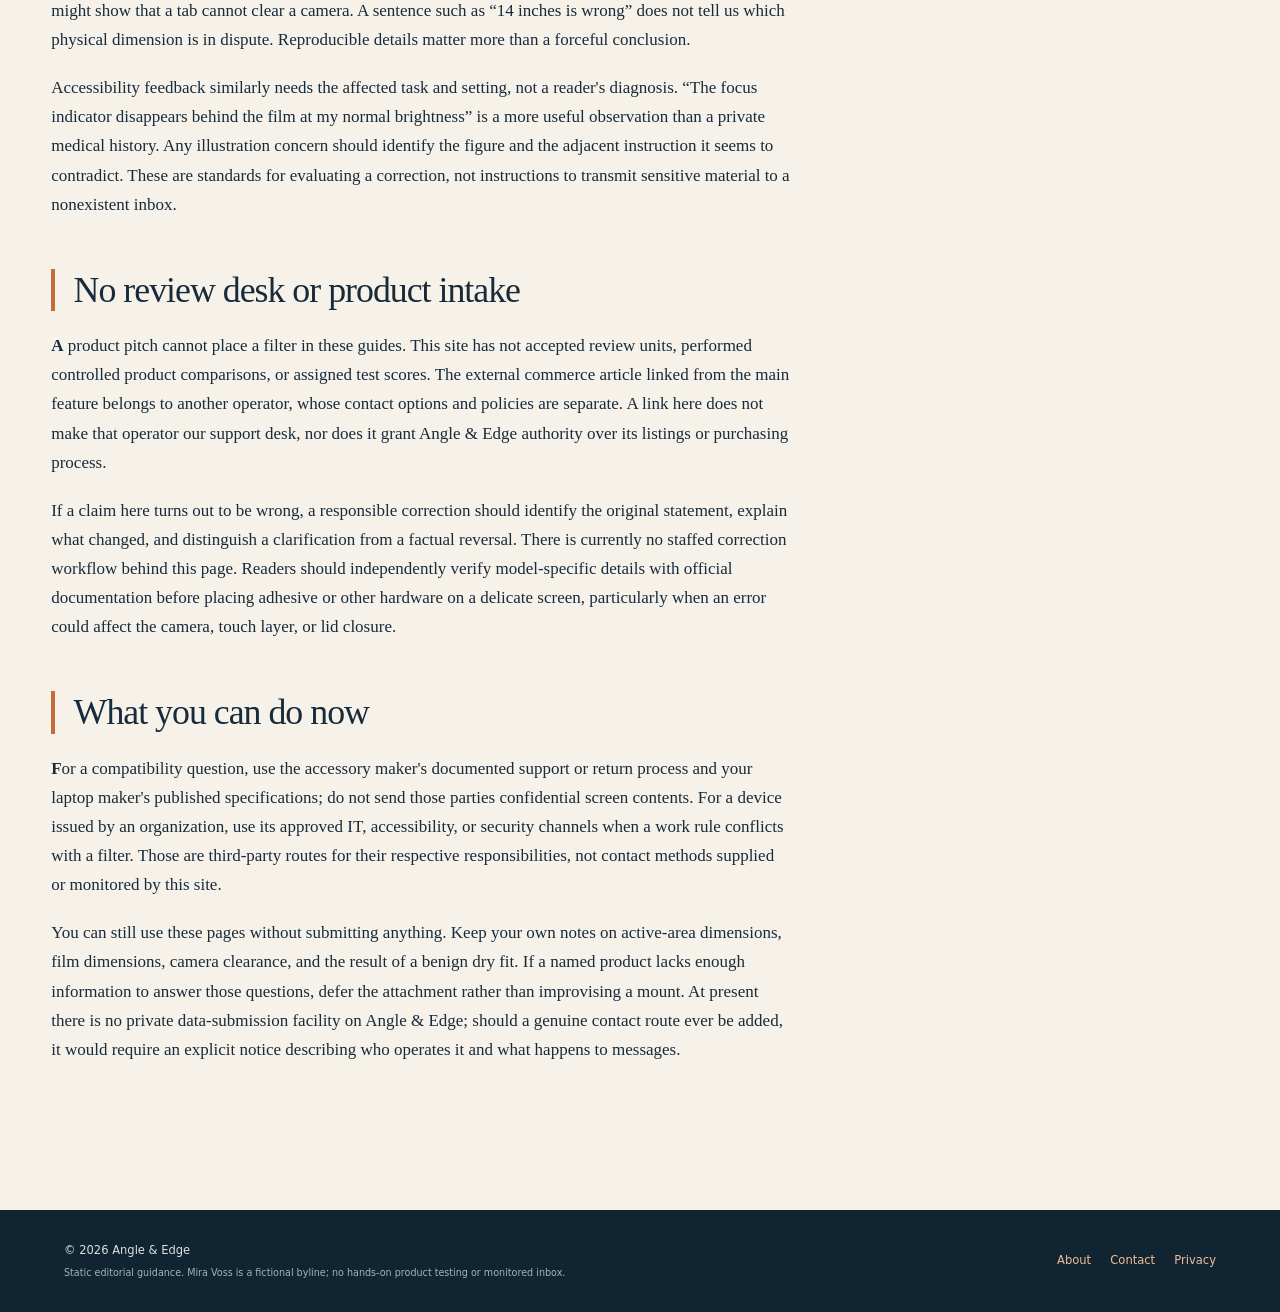
<file: contact.html>
<!doctype html><html lang="en"><head><meta charset="utf-8"><meta name="viewport" content="width=device-width, initial-scale=1"><title>Contact and Corrections | Angle & Edge</title><meta name="description" content="Why this publication has no monitored contact route and how to assess a factual correction."><link rel="icon" href="data:image/svg+xml,%3Csvg xmlns=%22http://www.w3.org/2000/svg%22 viewBox=%220 0 64 64%22%3E%3Crect width=%2264%22 height=%2264%22 fill=%22%23112432%22/%3E%3Cpath d=%22M12 51 32 12 52 51M21 35h22%22 fill=%22none%22 stroke=%22%23e39b56%22 stroke-width=%225%22/%3E%3C/svg%3E"><link rel="canonical" href="https://armaragex.github.io/lestallion-zenbook-privacy-filter-795/contact.html"><meta property="og:type" content="article"><meta property="og:title" content="Contact and Corrections"><meta property="og:description" content="Why this publication has no monitored contact route and how to assess a factual correction."><meta property="og:url" content="https://armaragex.github.io/lestallion-zenbook-privacy-filter-795/contact.html"><meta property="og:image" content="https://armaragex.github.io/lestallion-zenbook-privacy-filter-795/hero.webp"><script type="application/ld+json">{"@context":"https://schema.org","@type":"WebPage","headline":"Contact and Corrections","description":"Why this publication has no monitored contact route and how to assess a factual correction.","datePublished":"2026-09-29","dateModified":"2026-09-29","author":{"@type":"Person","name":"Mira Voss","description":"Disclosed fictional editorial byline, not a real person"},"publisher":{"@type":"Organization","name":"Angle & Edge","description":"Static editorial publication with a disclosed fictional byline"},"mainEntityOfPage":"https://armaragex.github.io/lestallion-zenbook-privacy-filter-795/contact.html"}</script><link rel="stylesheet" href="style.css"><script src="site.js" defer></script></head><body><a class="skip" href="#content">Skip to content</a><header class="mast"><div class="mast-inner"><a class="mark" href="index.html">ANGLE &amp; EDGE<span>Field notes on screens in public</span></a><button class="menu-toggle" aria-controls="primary-nav" aria-expanded="false" type="button">Menu</button><nav class="nav" id="primary-nav" aria-label="Primary navigation"><a href="index.html">Feature</a><a href="measure-screen.html">Measure the Active Image, Not the Laptop Name</a><a href="mounting-methods.html">Mount a Filter Without Stressing the Hinge</a><a href="sight-lines.html">Test Side Views Without Confusing Them with Security</a><a href="display-comfort.html">Protect a View While Keeping It Readable</a><a href="travel-workflow.html">A Travel Routine Beyond the Privacy Film</a><a href="troubleshooting.html">Diagnose Poor Fit, Reflections, and Closure</a><a href="about.html">About</a></nav><span class="edition">Issue 795 / display privacy</span></div></header><div class="hero"><div class="hero-head"><div class="eyebrow">Angle note<br>795 / 2026</div><div><h1>Contact and Corrections</h1><p class="dek">Why this publication has no monitored contact route and how to assess a factual correction.</p></div></div><figure class="hero-figure"><img src="hero.webp" alt="Generic laptop and removable filter held over the display on a library desk" width="1400" height="788" loading="eager" decoding="async" fetchpriority="high"><figcaption>AI-generated generic equipment illustration, not a tested ZenBook or named filter.</figcaption></figure></div><div class="layout"><main id="content"><article class="article"><p class="byline">Mira Voss · fictional editorial byline · analysis, not a product test</p><p>Angle &amp; Edge does not provide an email inbox, contact form, telephone line, comment section, or reader-support service. The fictional byline on the articles is not a person who receives messages. No address shown elsewhere on the web should be assumed to represent this publication. Do not send a screen photograph containing private work, account credentials, a device serial number, legal notice, or medical information in the hope that this page is an intake channel. There is no monitored route here and no promise of a response.</p><section><h2>What a correction would need to establish</h2><p>A useful factual challenge to a fitting instruction would identify the page and passage, the specific model or attachment characteristic, and the evidence that contradicts it. For example, an official panel drawing might distinguish a visible image from the outside width of a glass cover; a manufacturer&#x27;s mounting diagram might show that a tab cannot clear a camera. A sentence such as “14 inches is wrong” does not tell us which physical dimension is in dispute. Reproducible details matter more than a forceful conclusion.</p><p>Accessibility feedback similarly needs the affected task and setting, not a reader&#x27;s diagnosis. “The focus indicator disappears behind the film at my normal brightness” is a more useful observation than a private medical history. Any illustration concern should identify the figure and the adjacent instruction it seems to contradict. These are standards for evaluating a correction, not instructions to transmit sensitive material to a nonexistent inbox.</p></section><section><h2>No review desk or product intake</h2><p>A product pitch cannot place a filter in these guides. This site has not accepted review units, performed controlled product comparisons, or assigned test scores. The external commerce article linked from the main feature belongs to another operator, whose contact options and policies are separate. A link here does not make that operator our support desk, nor does it grant Angle &amp; Edge authority over its listings or purchasing process.</p><p>If a claim here turns out to be wrong, a responsible correction should identify the original statement, explain what changed, and distinguish a clarification from a factual reversal. There is currently no staffed correction workflow behind this page. Readers should independently verify model-specific details with official documentation before placing adhesive or other hardware on a delicate screen, particularly when an error could affect the camera, touch layer, or lid closure.</p></section><section><h2>What you can do now</h2><p>For a compatibility question, use the accessory maker&#x27;s documented support or return process and your laptop maker&#x27;s published specifications; do not send those parties confidential screen contents. For a device issued by an organization, use its approved IT, accessibility, or security channels when a work rule conflicts with a filter. Those are third-party routes for their respective responsibilities, not contact methods supplied or monitored by this site.</p><p>You can still use these pages without submitting anything. Keep your own notes on active-area dimensions, film dimensions, camera clearance, and the result of a benign dry fit. If a named product lacks enough information to answer those questions, defer the attachment rather than improvising a mount. At present there is no private data-submission facility on Angle &amp; Edge; should a genuine contact route ever be added, it would require an explicit notice describing who operates it and what happens to messages.</p></section></article></main><aside class="rail" aria-label="Issue contents"><strong>Inside the issue</strong><a href="measure-screen.html">Measure the Active Image, Not the Laptop Name</a><a href="mounting-methods.html">Mount a Filter Without Stressing the Hinge</a><a href="sight-lines.html">Test Side Views Without Confusing Them with Security</a><a href="display-comfort.html">Protect a View While Keeping It Readable</a><a href="travel-workflow.html">A Travel Routine Beyond the Privacy Film</a><a href="troubleshooting.html">Diagnose Poor Fit, Reflections, and Closure</a></aside></div><footer class="foot"><div>© 2026 Angle & Edge<small>Static editorial guidance. Mira Voss is a fictional byline; no hands-on product testing or monitored inbox.</small></div><nav aria-label="Footer"><a href="about.html">About</a><a href="contact.html">Contact</a><a href="privacy.html">Privacy</a></nav></footer></body></html>
</file>
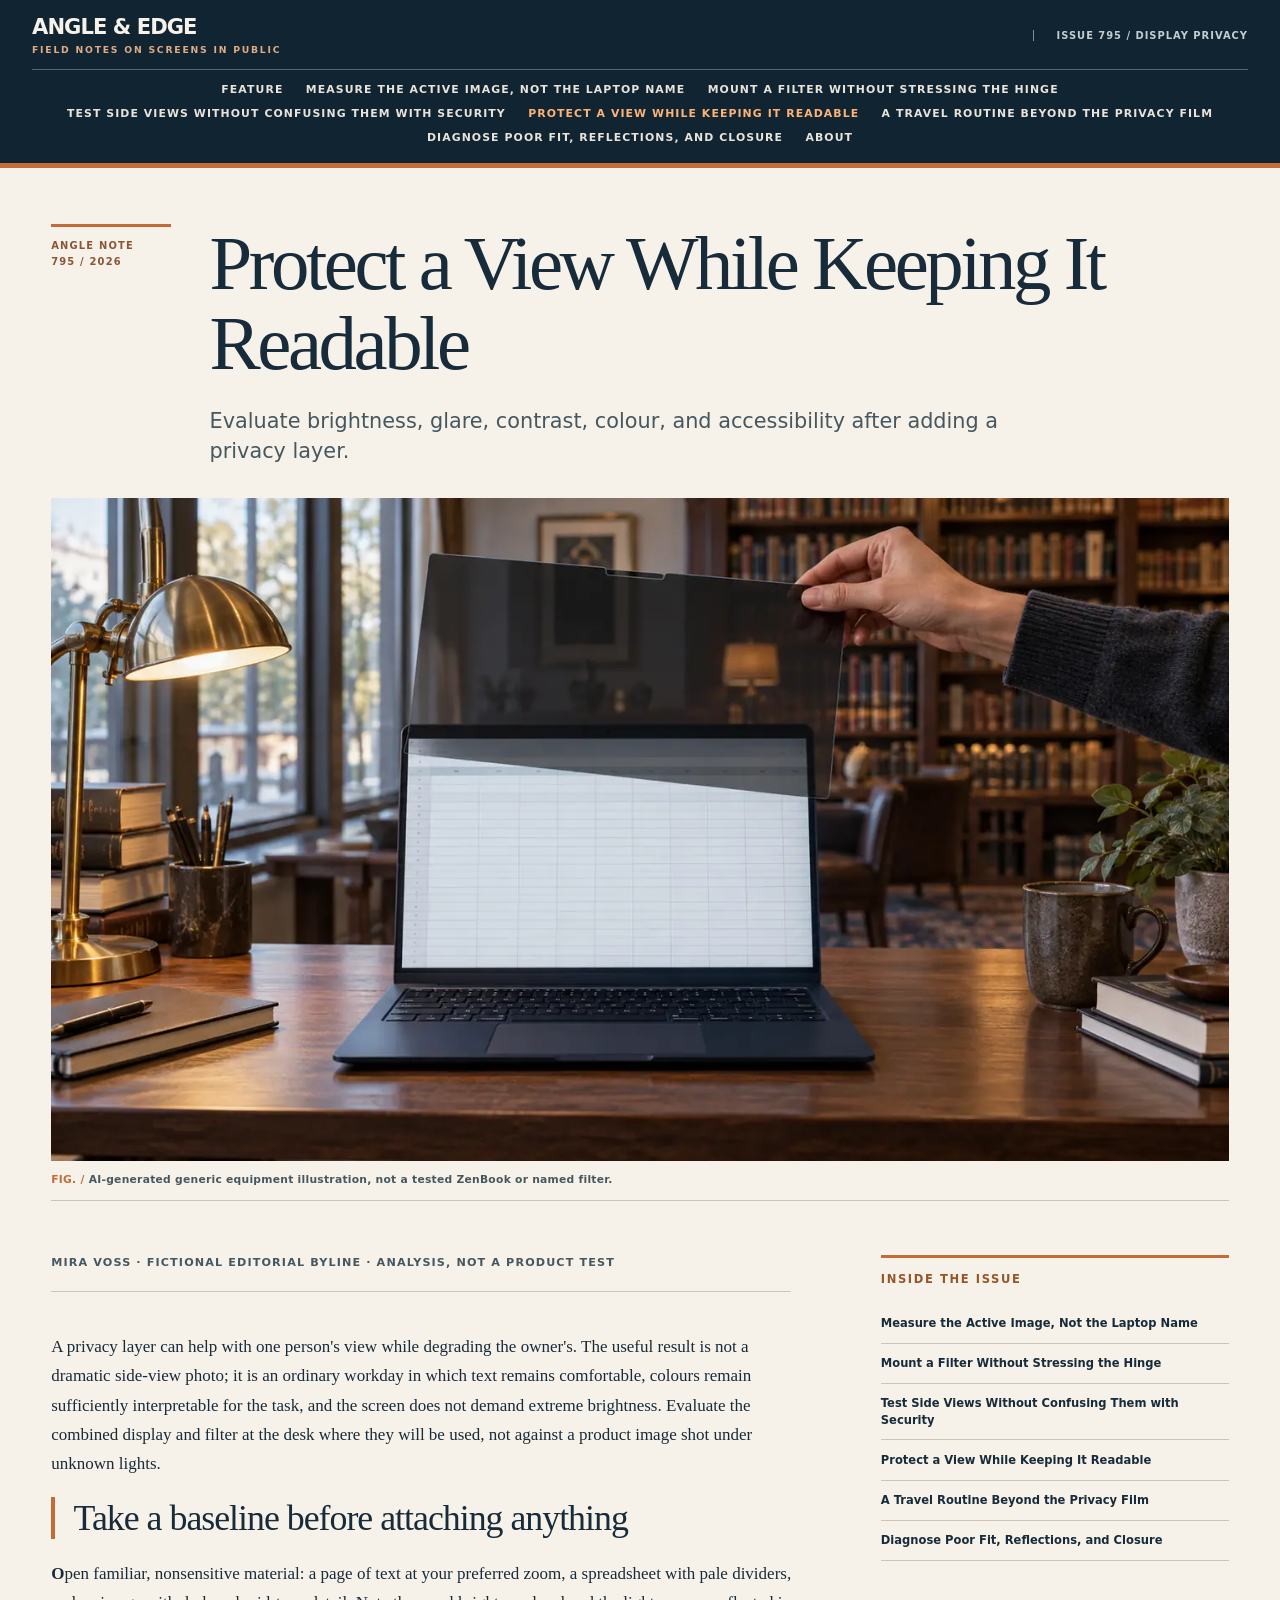
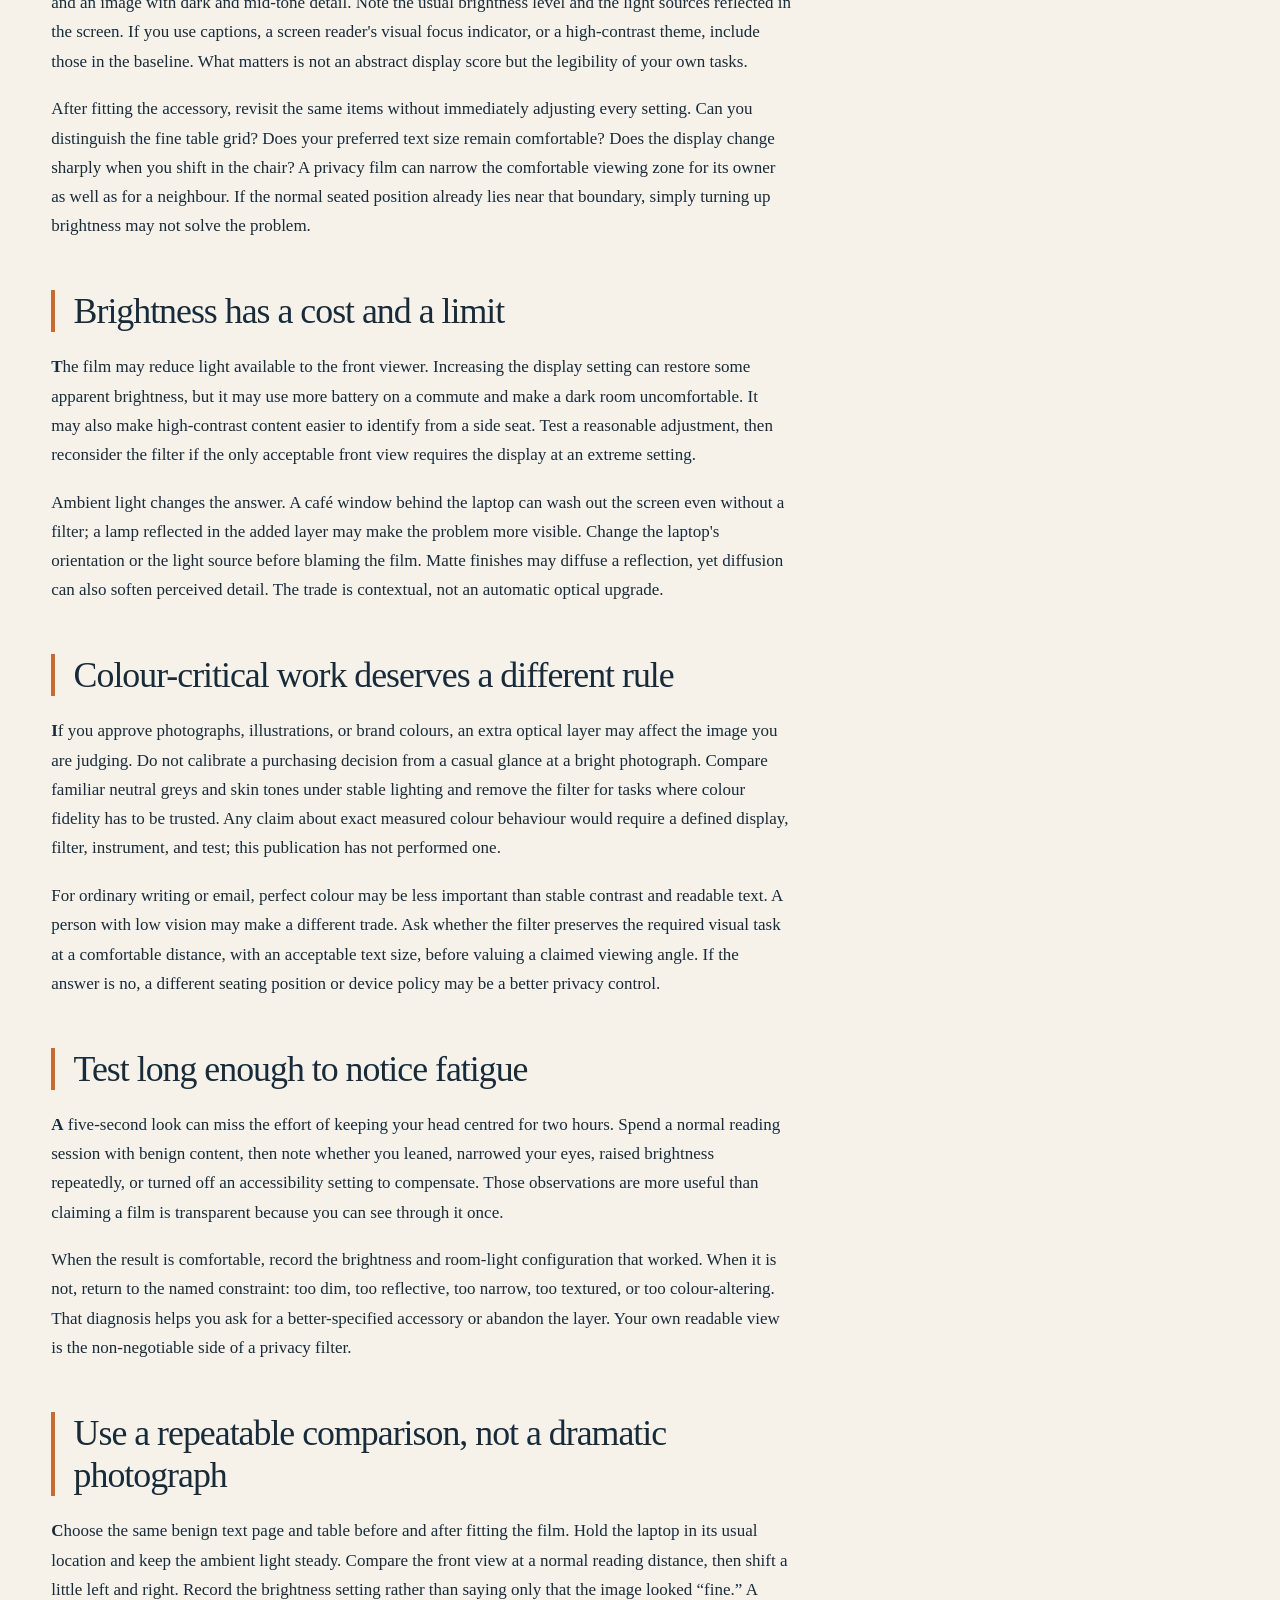
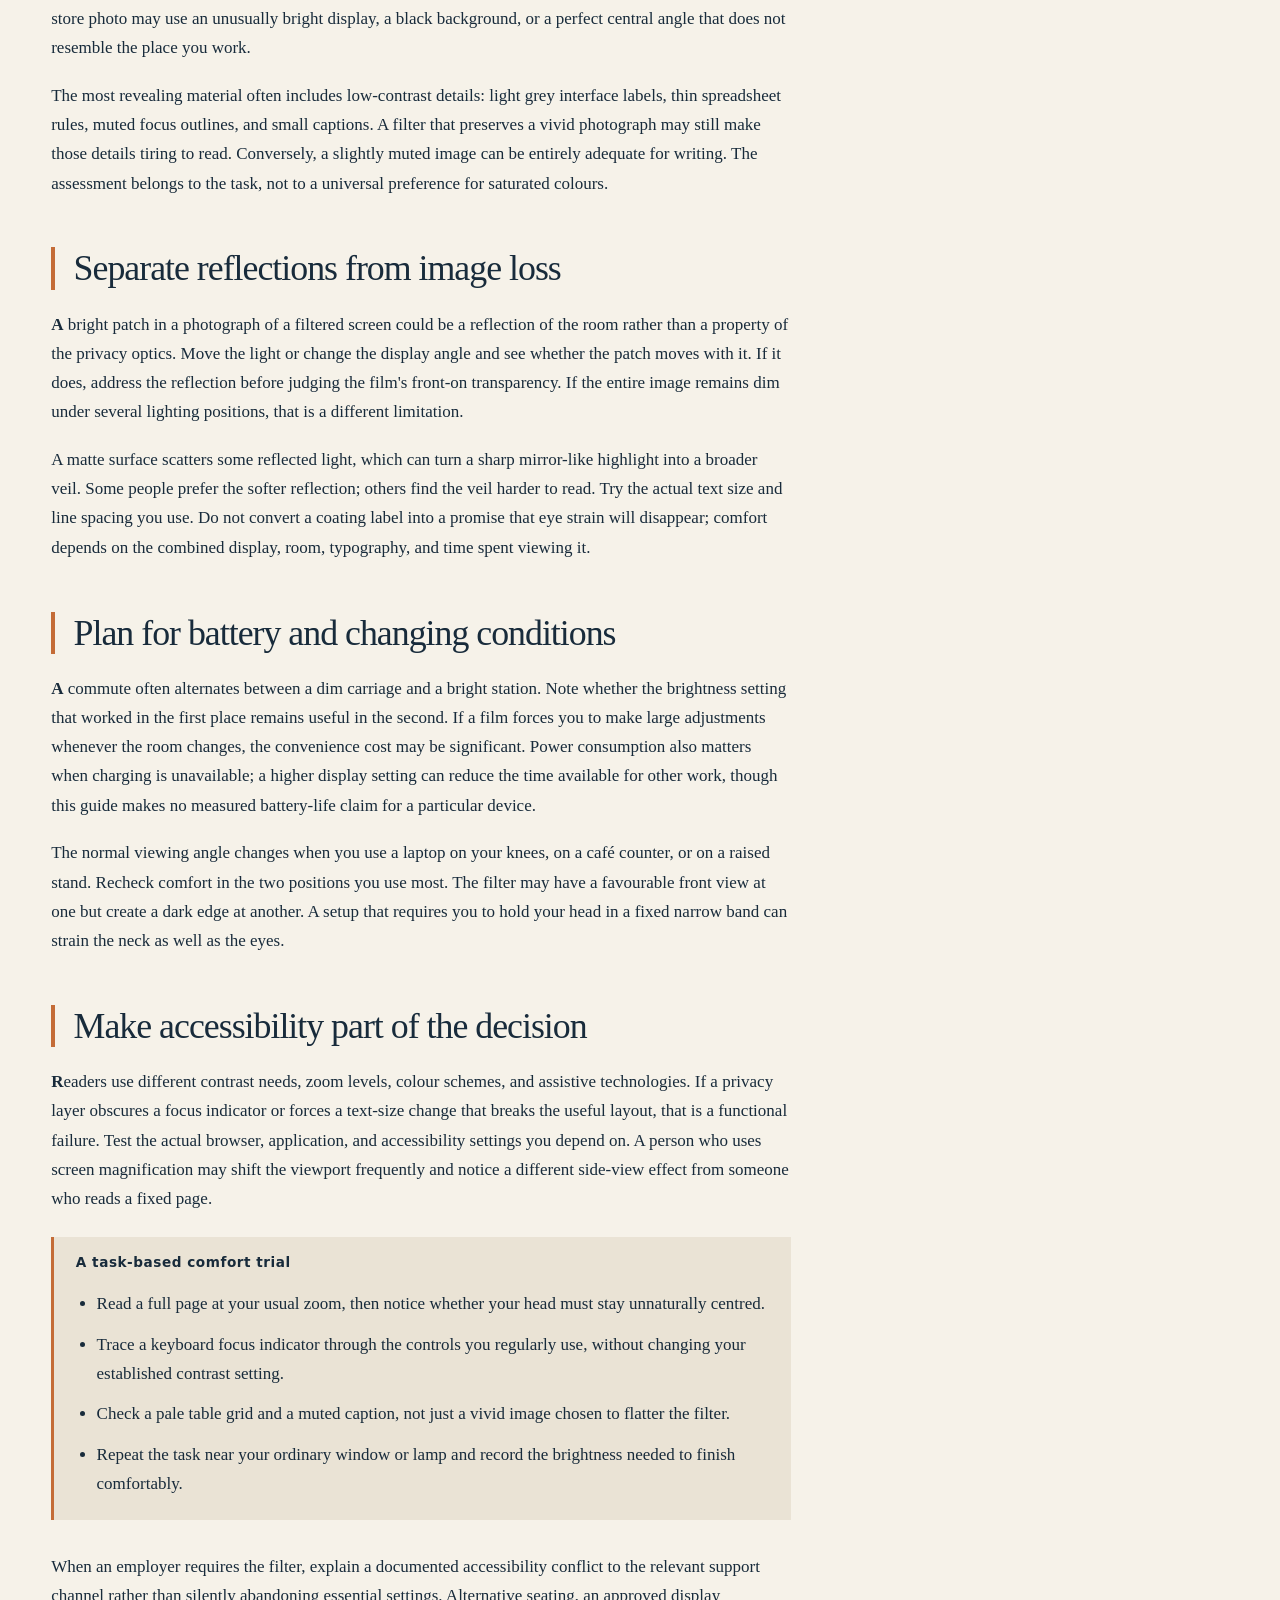
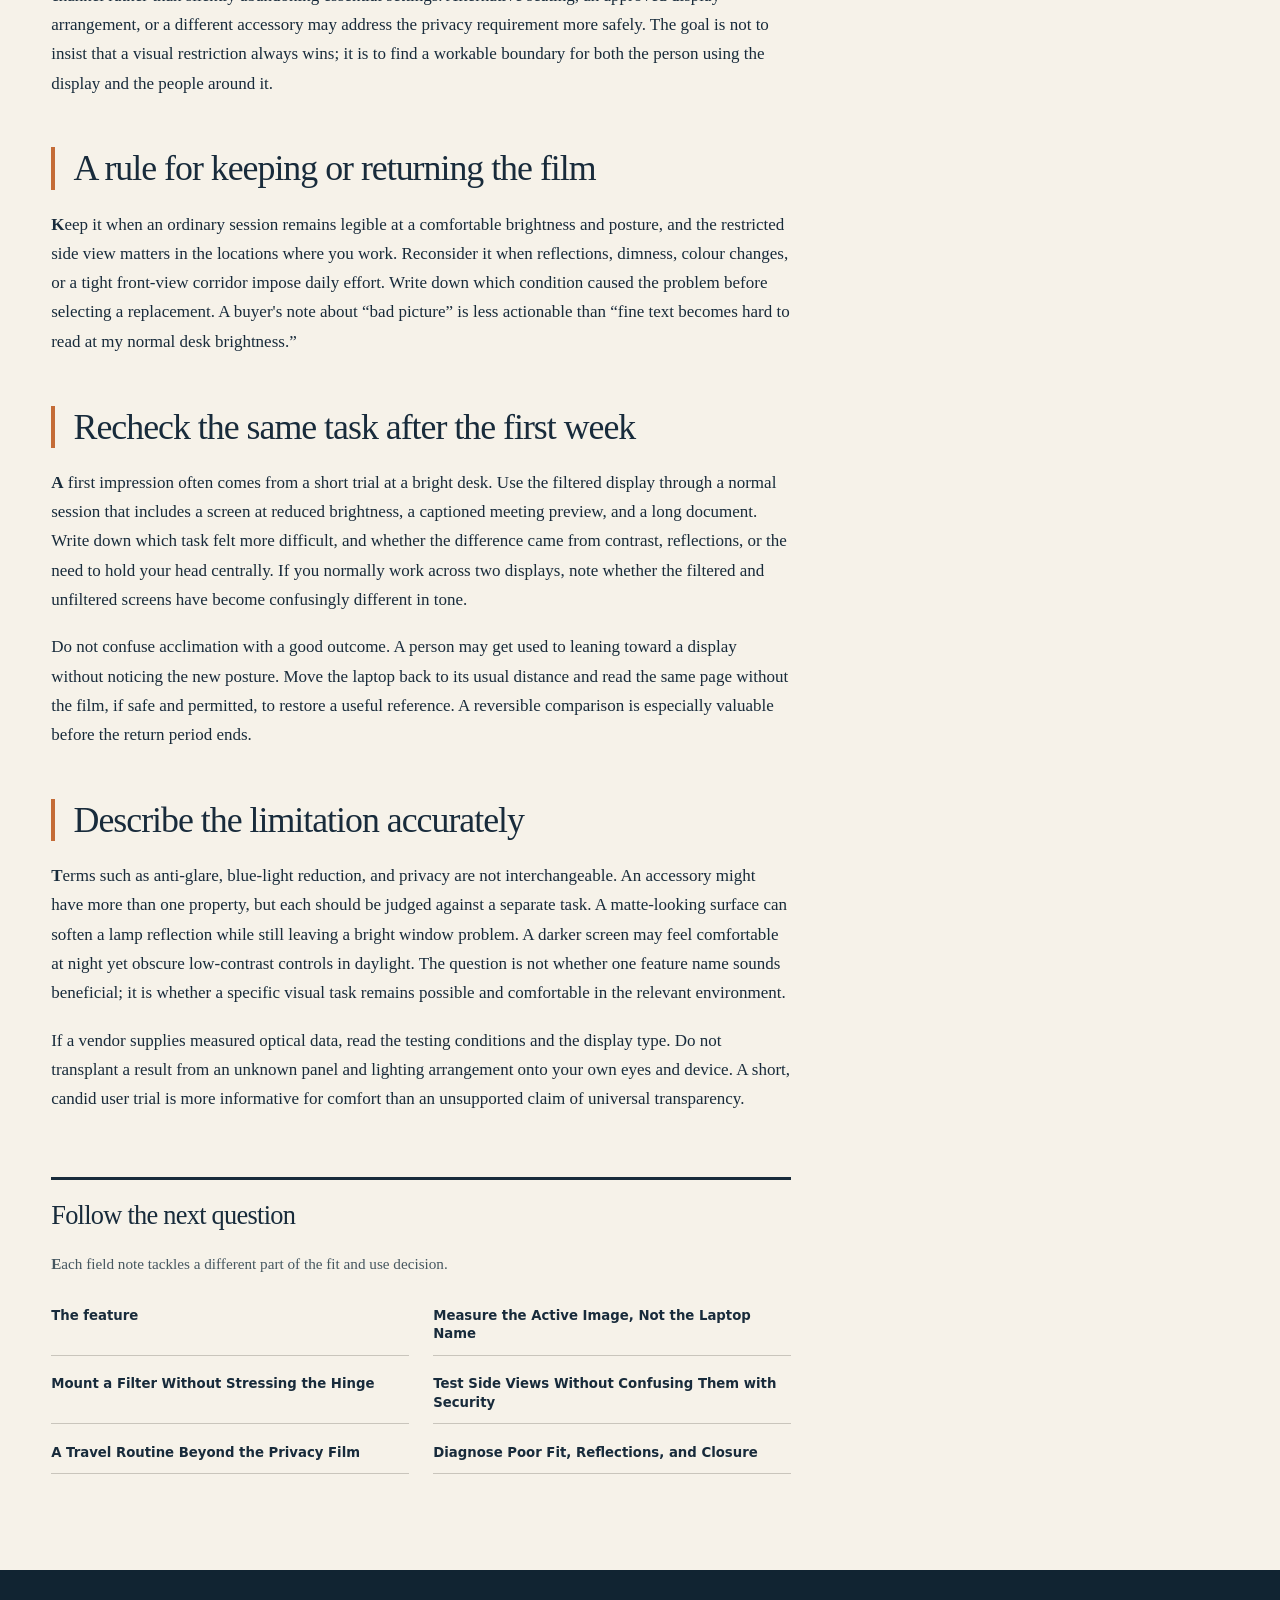
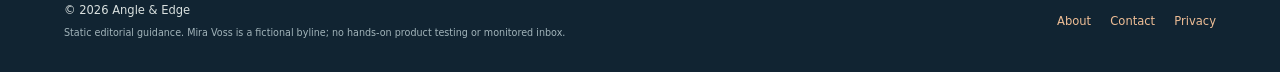
<file: display-comfort.html>
<!doctype html><html lang="en"><head><meta charset="utf-8"><meta name="viewport" content="width=device-width, initial-scale=1"><title>Protect a View While Keeping It Readable | Angle & Edge</title><meta name="description" content="Evaluate brightness, glare, contrast, colour, and accessibility after adding a privacy layer."><link rel="icon" href="data:image/svg+xml,%3Csvg xmlns=%22http://www.w3.org/2000/svg%22 viewBox=%220 0 64 64%22%3E%3Crect width=%2264%22 height=%2264%22 fill=%22%23112432%22/%3E%3Cpath d=%22M12 51 32 12 52 51M21 35h22%22 fill=%22none%22 stroke=%22%23e39b56%22 stroke-width=%225%22/%3E%3C/svg%3E"><link rel="canonical" href="https://armaragex.github.io/lestallion-zenbook-privacy-filter-795/display-comfort.html"><meta property="og:type" content="article"><meta property="og:title" content="Protect a View While Keeping It Readable"><meta property="og:description" content="Evaluate brightness, glare, contrast, colour, and accessibility after adding a privacy layer."><meta property="og:url" content="https://armaragex.github.io/lestallion-zenbook-privacy-filter-795/display-comfort.html"><meta property="og:image" content="https://armaragex.github.io/lestallion-zenbook-privacy-filter-795/hero.webp"><script type="application/ld+json">{"@context":"https://schema.org","@type":"Article","headline":"Protect a View While Keeping It Readable","description":"Evaluate brightness, glare, contrast, colour, and accessibility after adding a privacy layer.","datePublished":"2026-09-29","dateModified":"2026-09-29","author":{"@type":"Person","name":"Mira Voss","description":"Disclosed fictional editorial byline, not a real person"},"publisher":{"@type":"Organization","name":"Angle & Edge","description":"Static editorial publication with a disclosed fictional byline"},"mainEntityOfPage":"https://armaragex.github.io/lestallion-zenbook-privacy-filter-795/display-comfort.html"}</script><link rel="stylesheet" href="style.css"><script src="site.js" defer></script></head><body><a class="skip" href="#content">Skip to content</a><header class="mast"><div class="mast-inner"><a class="mark" href="index.html">ANGLE &amp; EDGE<span>Field notes on screens in public</span></a><button class="menu-toggle" aria-controls="primary-nav" aria-expanded="false" type="button">Menu</button><nav class="nav" id="primary-nav" aria-label="Primary navigation"><a href="index.html">Feature</a><a href="measure-screen.html">Measure the Active Image, Not the Laptop Name</a><a href="mounting-methods.html">Mount a Filter Without Stressing the Hinge</a><a href="sight-lines.html">Test Side Views Without Confusing Them with Security</a><a href="display-comfort.html" aria-current="page">Protect a View While Keeping It Readable</a><a href="travel-workflow.html">A Travel Routine Beyond the Privacy Film</a><a href="troubleshooting.html">Diagnose Poor Fit, Reflections, and Closure</a><a href="about.html">About</a></nav><span class="edition">Issue 795 / display privacy</span></div></header><div class="hero"><div class="hero-head"><div class="eyebrow">Angle note<br>795 / 2026</div><div><h1>Protect a View While Keeping It Readable</h1><p class="dek">Evaluate brightness, glare, contrast, colour, and accessibility after adding a privacy layer.</p></div></div><figure class="hero-figure"><img src="hero.webp" alt="Generic laptop and removable filter held over the display on a library desk" width="1400" height="788" loading="eager" decoding="async" fetchpriority="high"><figcaption>AI-generated generic equipment illustration, not a tested ZenBook or named filter.</figcaption></figure></div><div class="layout"><main id="content"><article class="article"><p class="byline">Mira Voss · fictional editorial byline · analysis, not a product test</p><p>A privacy layer can help with one person&#x27;s view while degrading the owner&#x27;s. The useful result is not a dramatic side-view photo; it is an ordinary workday in which text remains comfortable, colours remain sufficiently interpretable for the task, and the screen does not demand extreme brightness. Evaluate the combined display and filter at the desk where they will be used, not against a product image shot under unknown lights.</p><section><h2>Take a baseline before attaching anything</h2><p>Open familiar, nonsensitive material: a page of text at your preferred zoom, a spreadsheet with pale dividers, and an image with dark and mid-tone detail. Note the usual brightness level and the light sources reflected in the screen. If you use captions, a screen reader&#x27;s visual focus indicator, or a high-contrast theme, include those in the baseline. What matters is not an abstract display score but the legibility of your own tasks.</p><p>After fitting the accessory, revisit the same items without immediately adjusting every setting. Can you distinguish the fine table grid? Does your preferred text size remain comfortable? Does the display change sharply when you shift in the chair? A privacy film can narrow the comfortable viewing zone for its owner as well as for a neighbour. If the normal seated position already lies near that boundary, simply turning up brightness may not solve the problem.</p></section><section><h2>Brightness has a cost and a limit</h2><p>The film may reduce light available to the front viewer. Increasing the display setting can restore some apparent brightness, but it may use more battery on a commute and make a dark room uncomfortable. It may also make high-contrast content easier to identify from a side seat. Test a reasonable adjustment, then reconsider the filter if the only acceptable front view requires the display at an extreme setting.</p><p>Ambient light changes the answer. A café window behind the laptop can wash out the screen even without a filter; a lamp reflected in the added layer may make the problem more visible. Change the laptop&#x27;s orientation or the light source before blaming the film. Matte finishes may diffuse a reflection, yet diffusion can also soften perceived detail. The trade is contextual, not an automatic optical upgrade.</p></section><section><h2>Colour-critical work deserves a different rule</h2><p>If you approve photographs, illustrations, or brand colours, an extra optical layer may affect the image you are judging. Do not calibrate a purchasing decision from a casual glance at a bright photograph. Compare familiar neutral greys and skin tones under stable lighting and remove the filter for tasks where colour fidelity has to be trusted. Any claim about exact measured colour behaviour would require a defined display, filter, instrument, and test; this publication has not performed one.</p><p>For ordinary writing or email, perfect colour may be less important than stable contrast and readable text. A person with low vision may make a different trade. Ask whether the filter preserves the required visual task at a comfortable distance, with an acceptable text size, before valuing a claimed viewing angle. If the answer is no, a different seating position or device policy may be a better privacy control.</p></section><section><h2>Test long enough to notice fatigue</h2><p>A five-second look can miss the effort of keeping your head centred for two hours. Spend a normal reading session with benign content, then note whether you leaned, narrowed your eyes, raised brightness repeatedly, or turned off an accessibility setting to compensate. Those observations are more useful than claiming a film is transparent because you can see through it once.</p><p>When the result is comfortable, record the brightness and room-light configuration that worked. When it is not, return to the named constraint: too dim, too reflective, too narrow, too textured, or too colour-altering. That diagnosis helps you ask for a better-specified accessory or abandon the layer. Your own readable view is the non-negotiable side of a privacy filter.</p></section><section><h2>Use a repeatable comparison, not a dramatic photograph</h2><p>Choose the same benign text page and table before and after fitting the film. Hold the laptop in its usual location and keep the ambient light steady. Compare the front view at a normal reading distance, then shift a little left and right. Record the brightness setting rather than saying only that the image looked “fine.” A store photo may use an unusually bright display, a black background, or a perfect central angle that does not resemble the place you work.</p><p>The most revealing material often includes low-contrast details: light grey interface labels, thin spreadsheet rules, muted focus outlines, and small captions. A filter that preserves a vivid photograph may still make those details tiring to read. Conversely, a slightly muted image can be entirely adequate for writing. The assessment belongs to the task, not to a universal preference for saturated colours.</p></section><section><h2>Separate reflections from image loss</h2><p>A bright patch in a photograph of a filtered screen could be a reflection of the room rather than a property of the privacy optics. Move the light or change the display angle and see whether the patch moves with it. If it does, address the reflection before judging the film&#x27;s front-on transparency. If the entire image remains dim under several lighting positions, that is a different limitation.</p><p>A matte surface scatters some reflected light, which can turn a sharp mirror-like highlight into a broader veil. Some people prefer the softer reflection; others find the veil harder to read. Try the actual text size and line spacing you use. Do not convert a coating label into a promise that eye strain will disappear; comfort depends on the combined display, room, typography, and time spent viewing it.</p></section><section><h2>Plan for battery and changing conditions</h2><p>A commute often alternates between a dim carriage and a bright station. Note whether the brightness setting that worked in the first place remains useful in the second. If a film forces you to make large adjustments whenever the room changes, the convenience cost may be significant. Power consumption also matters when charging is unavailable; a higher display setting can reduce the time available for other work, though this guide makes no measured battery-life claim for a particular device.</p><p>The normal viewing angle changes when you use a laptop on your knees, on a café counter, or on a raised stand. Recheck comfort in the two positions you use most. The filter may have a favourable front view at one but create a dark edge at another. A setup that requires you to hold your head in a fixed narrow band can strain the neck as well as the eyes.</p></section><section><h2>Make accessibility part of the decision</h2><p>Readers use different contrast needs, zoom levels, colour schemes, and assistive technologies. If a privacy layer obscures a focus indicator or forces a text-size change that breaks the useful layout, that is a functional failure. Test the actual browser, application, and accessibility settings you depend on. A person who uses screen magnification may shift the viewport frequently and notice a different side-view effect from someone who reads a fixed page.</p><div class="field-list"><h3>A task-based comfort trial</h3><ul><li>Read a full page at your usual zoom, then notice whether your head must stay unnaturally centred.</li><li>Trace a keyboard focus indicator through the controls you regularly use, without changing your established contrast setting.</li><li>Check a pale table grid and a muted caption, not just a vivid image chosen to flatter the filter.</li><li>Repeat the task near your ordinary window or lamp and record the brightness needed to finish comfortably.</li></ul></div><p>When an employer requires the filter, explain a documented accessibility conflict to the relevant support channel rather than silently abandoning essential settings. Alternative seating, an approved display arrangement, or a different accessory may address the privacy requirement more safely. The goal is not to insist that a visual restriction always wins; it is to find a workable boundary for both the person using the display and the people around it.</p></section><section><h2>A rule for keeping or returning the film</h2><p>Keep it when an ordinary session remains legible at a comfortable brightness and posture, and the restricted side view matters in the locations where you work. Reconsider it when reflections, dimness, colour changes, or a tight front-view corridor impose daily effort. Write down which condition caused the problem before selecting a replacement. A buyer&#x27;s note about “bad picture” is less actionable than “fine text becomes hard to read at my normal desk brightness.”</p></section><section><h2>Recheck the same task after the first week</h2><p>A first impression often comes from a short trial at a bright desk. Use the filtered display through a normal session that includes a screen at reduced brightness, a captioned meeting preview, and a long document. Write down which task felt more difficult, and whether the difference came from contrast, reflections, or the need to hold your head centrally. If you normally work across two displays, note whether the filtered and unfiltered screens have become confusingly different in tone.</p><p>Do not confuse acclimation with a good outcome. A person may get used to leaning toward a display without noticing the new posture. Move the laptop back to its usual distance and read the same page without the film, if safe and permitted, to restore a useful reference. A reversible comparison is especially valuable before the return period ends.</p></section><section><h2>Describe the limitation accurately</h2><p>Terms such as anti-glare, blue-light reduction, and privacy are not interchangeable. An accessory might have more than one property, but each should be judged against a separate task. A matte-looking surface can soften a lamp reflection while still leaving a bright window problem. A darker screen may feel comfortable at night yet obscure low-contrast controls in daylight. The question is not whether one feature name sounds beneficial; it is whether a specific visual task remains possible and comfortable in the relevant environment.</p><p>If a vendor supplies measured optical data, read the testing conditions and the display type. Do not transplant a result from an unknown panel and lighting arrangement onto your own eyes and device. A short, candid user trial is more informative for comfort than an unsupported claim of universal transparency.</p></section><aside class="mesh"><h2>Follow the next question</h2><p>Each field note tackles a different part of the fit and use decision.</p><div class="mesh-grid"><a href="index.html">The feature</a><a href="measure-screen.html">Measure the Active Image, Not the Laptop Name</a><a href="mounting-methods.html">Mount a Filter Without Stressing the Hinge</a><a href="sight-lines.html">Test Side Views Without Confusing Them with Security</a><a href="travel-workflow.html">A Travel Routine Beyond the Privacy Film</a><a href="troubleshooting.html">Diagnose Poor Fit, Reflections, and Closure</a></div></aside></article></main><aside class="rail" aria-label="Issue contents"><strong>Inside the issue</strong><a href="measure-screen.html">Measure the Active Image, Not the Laptop Name</a><a href="mounting-methods.html">Mount a Filter Without Stressing the Hinge</a><a href="sight-lines.html">Test Side Views Without Confusing Them with Security</a><a href="display-comfort.html">Protect a View While Keeping It Readable</a><a href="travel-workflow.html">A Travel Routine Beyond the Privacy Film</a><a href="troubleshooting.html">Diagnose Poor Fit, Reflections, and Closure</a></aside></div><footer class="foot"><div>© 2026 Angle & Edge<small>Static editorial guidance. Mira Voss is a fictional byline; no hands-on product testing or monitored inbox.</small></div><nav aria-label="Footer"><a href="about.html">About</a><a href="contact.html">Contact</a><a href="privacy.html">Privacy</a></nav></footer></body></html>
</file>
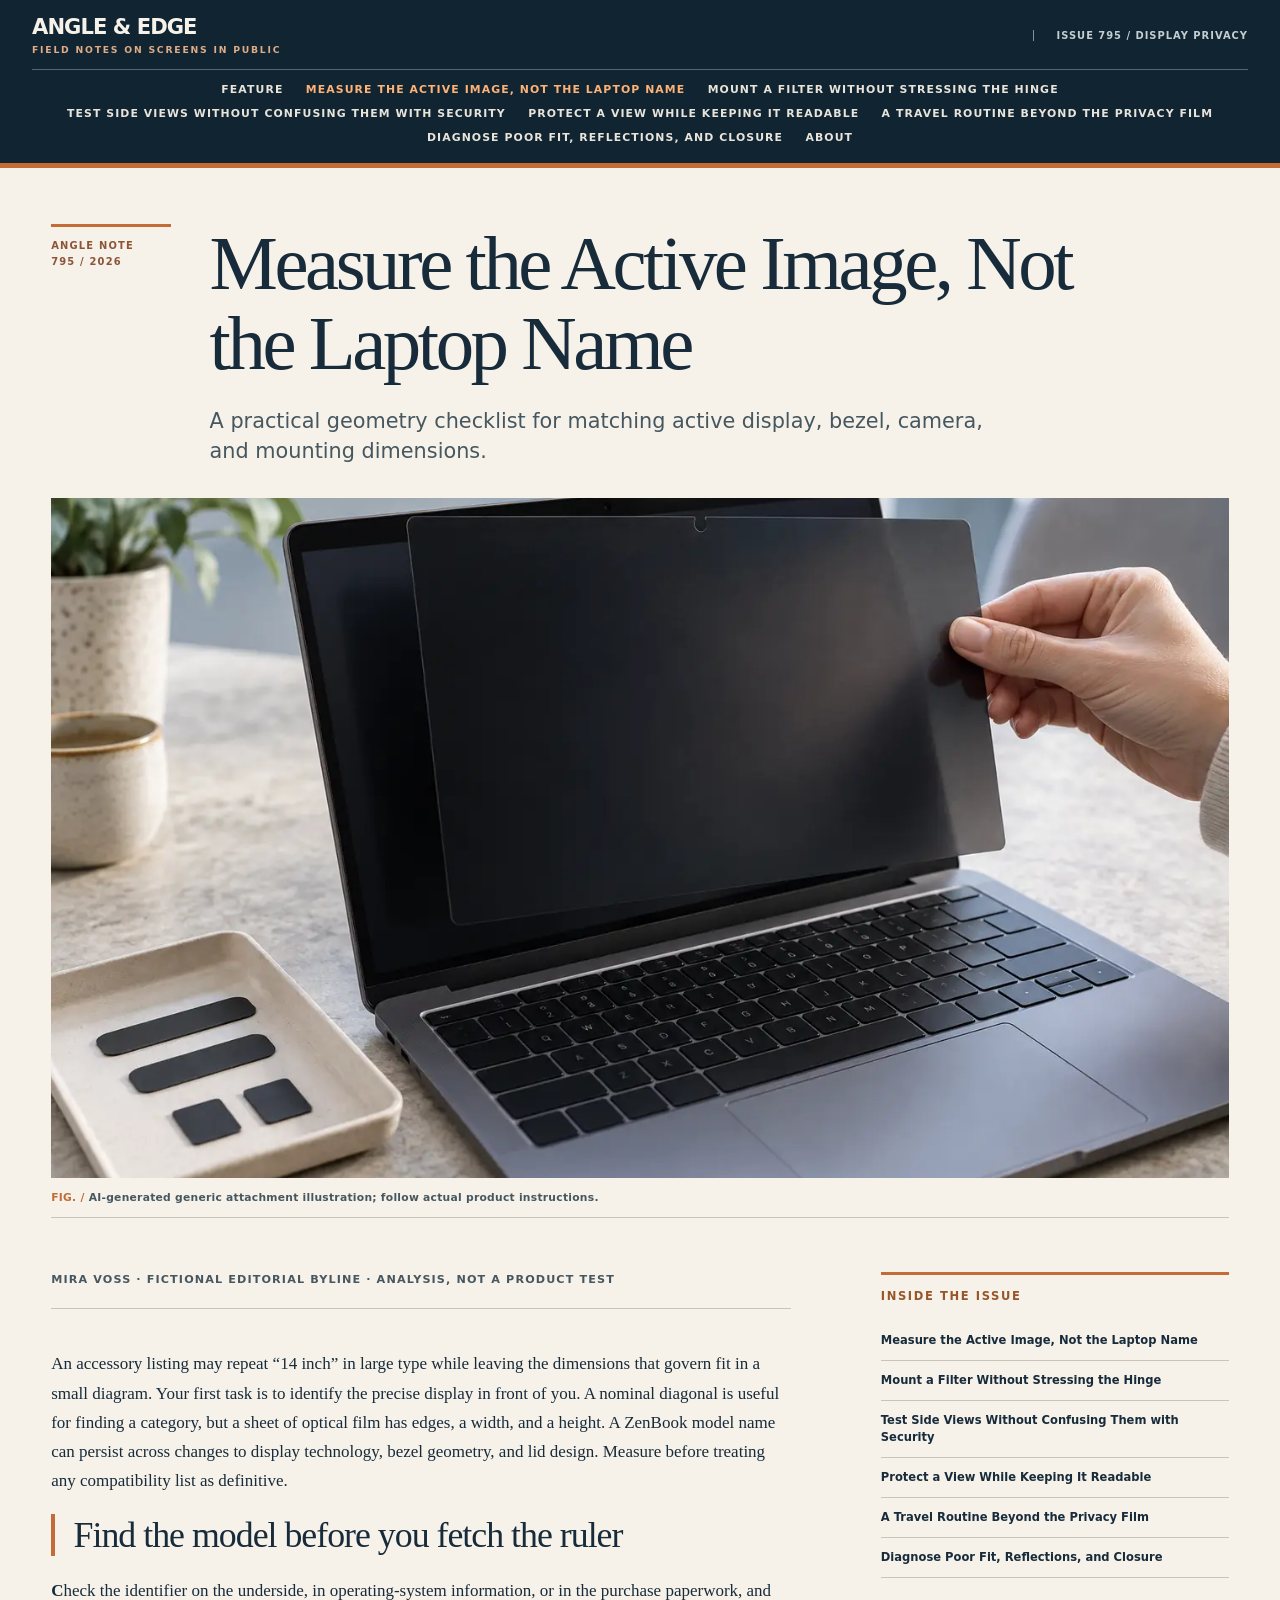
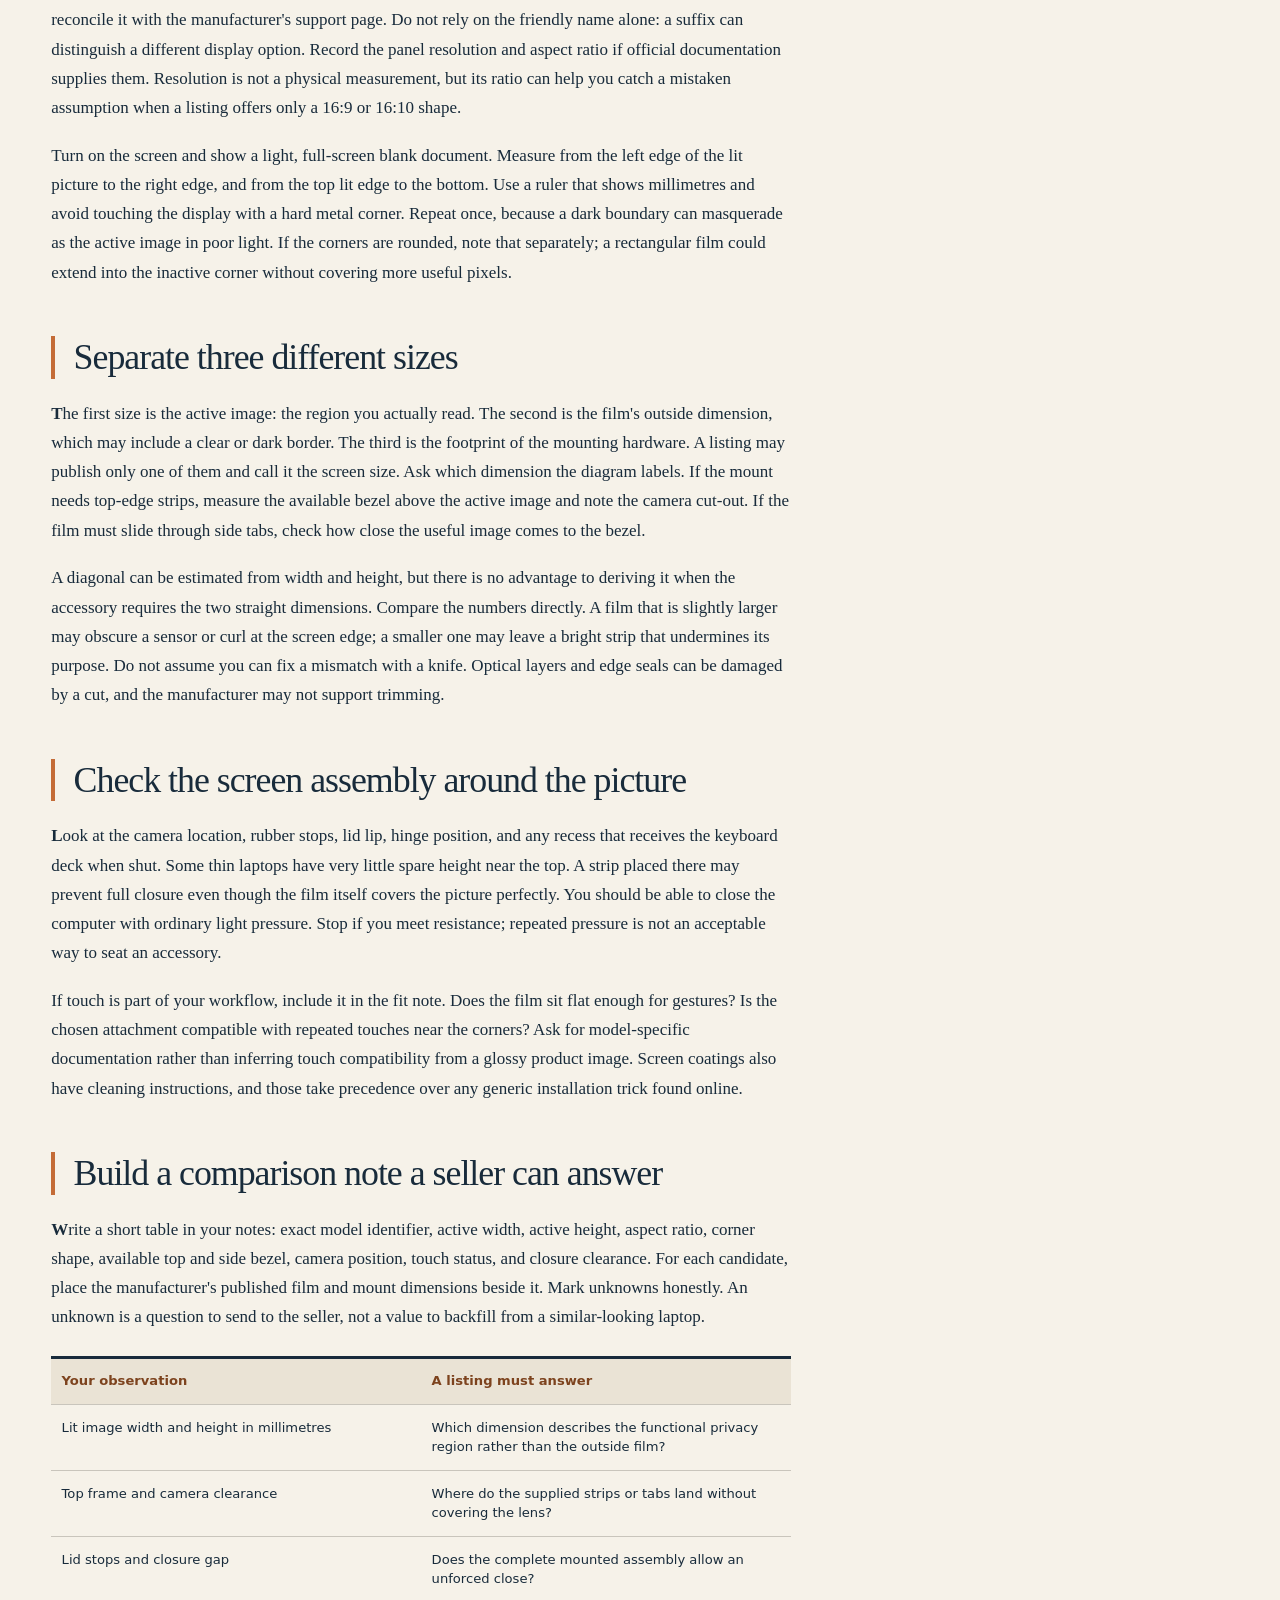
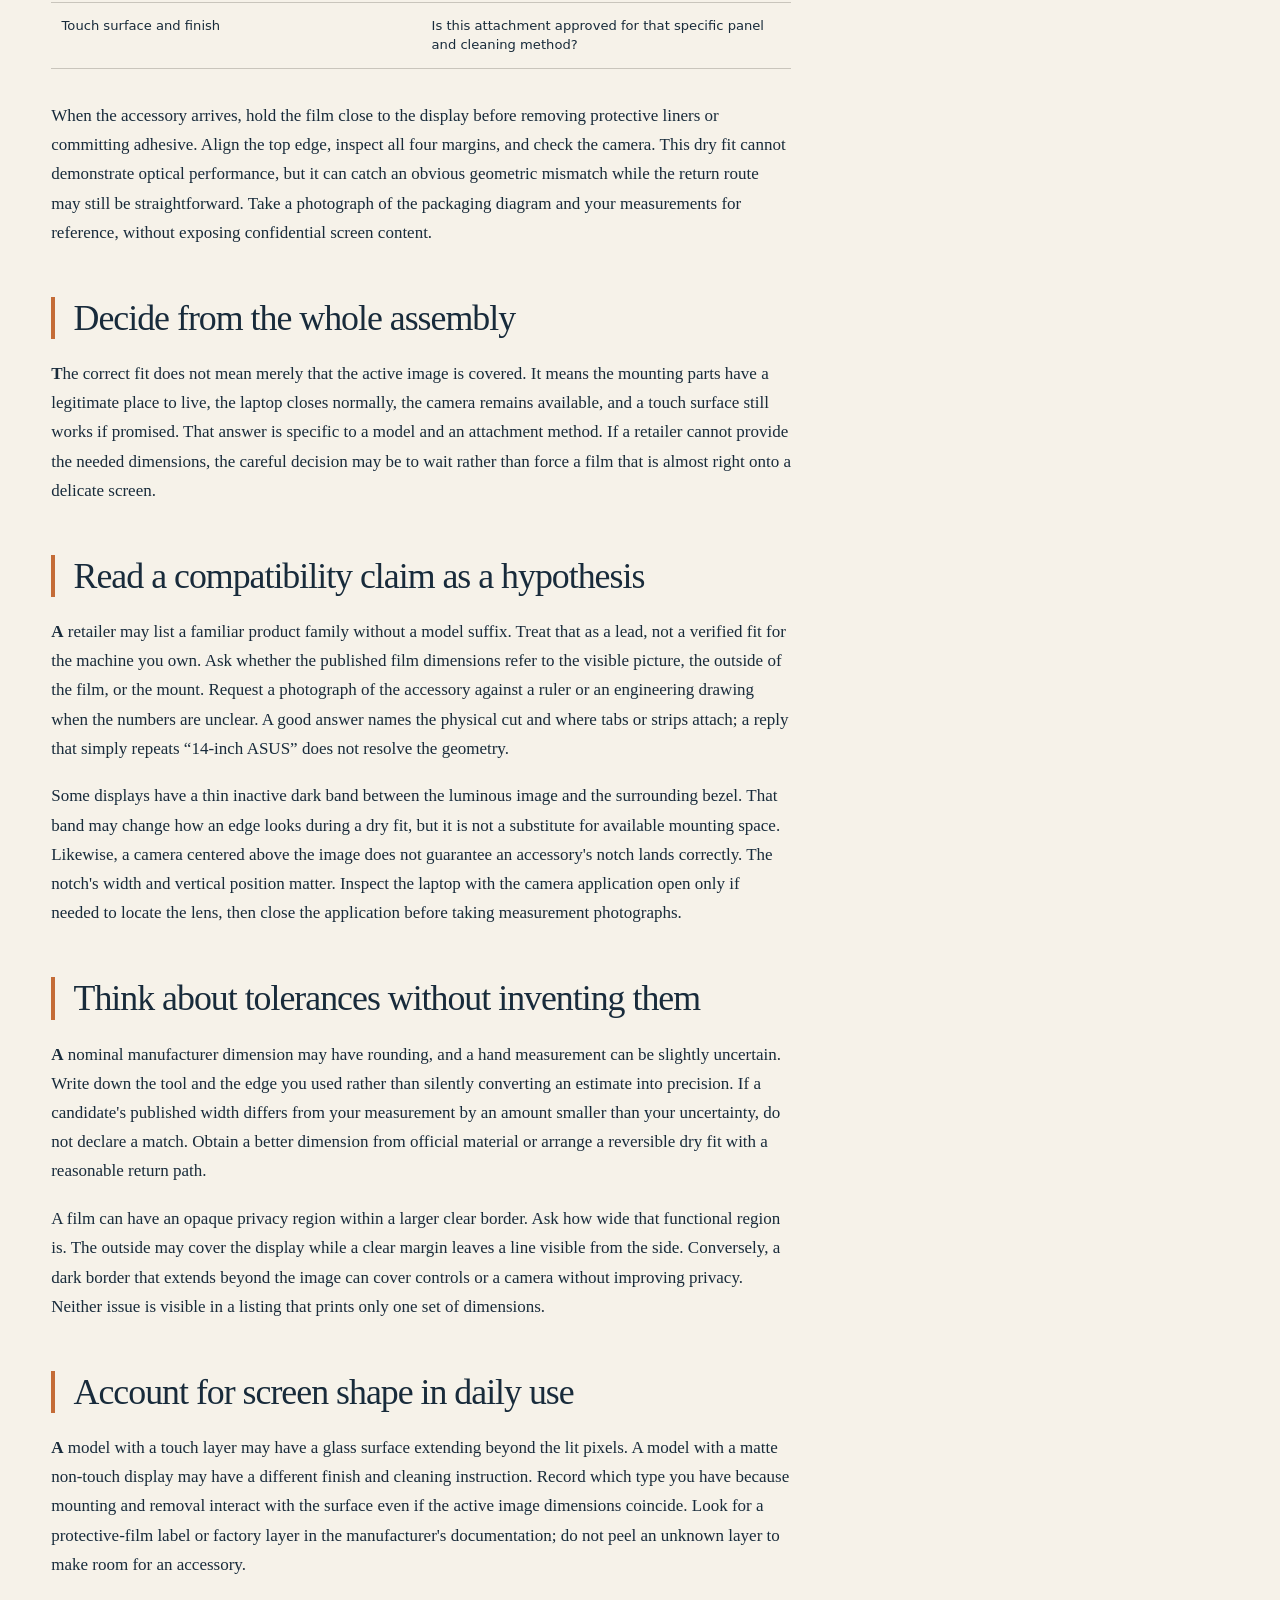
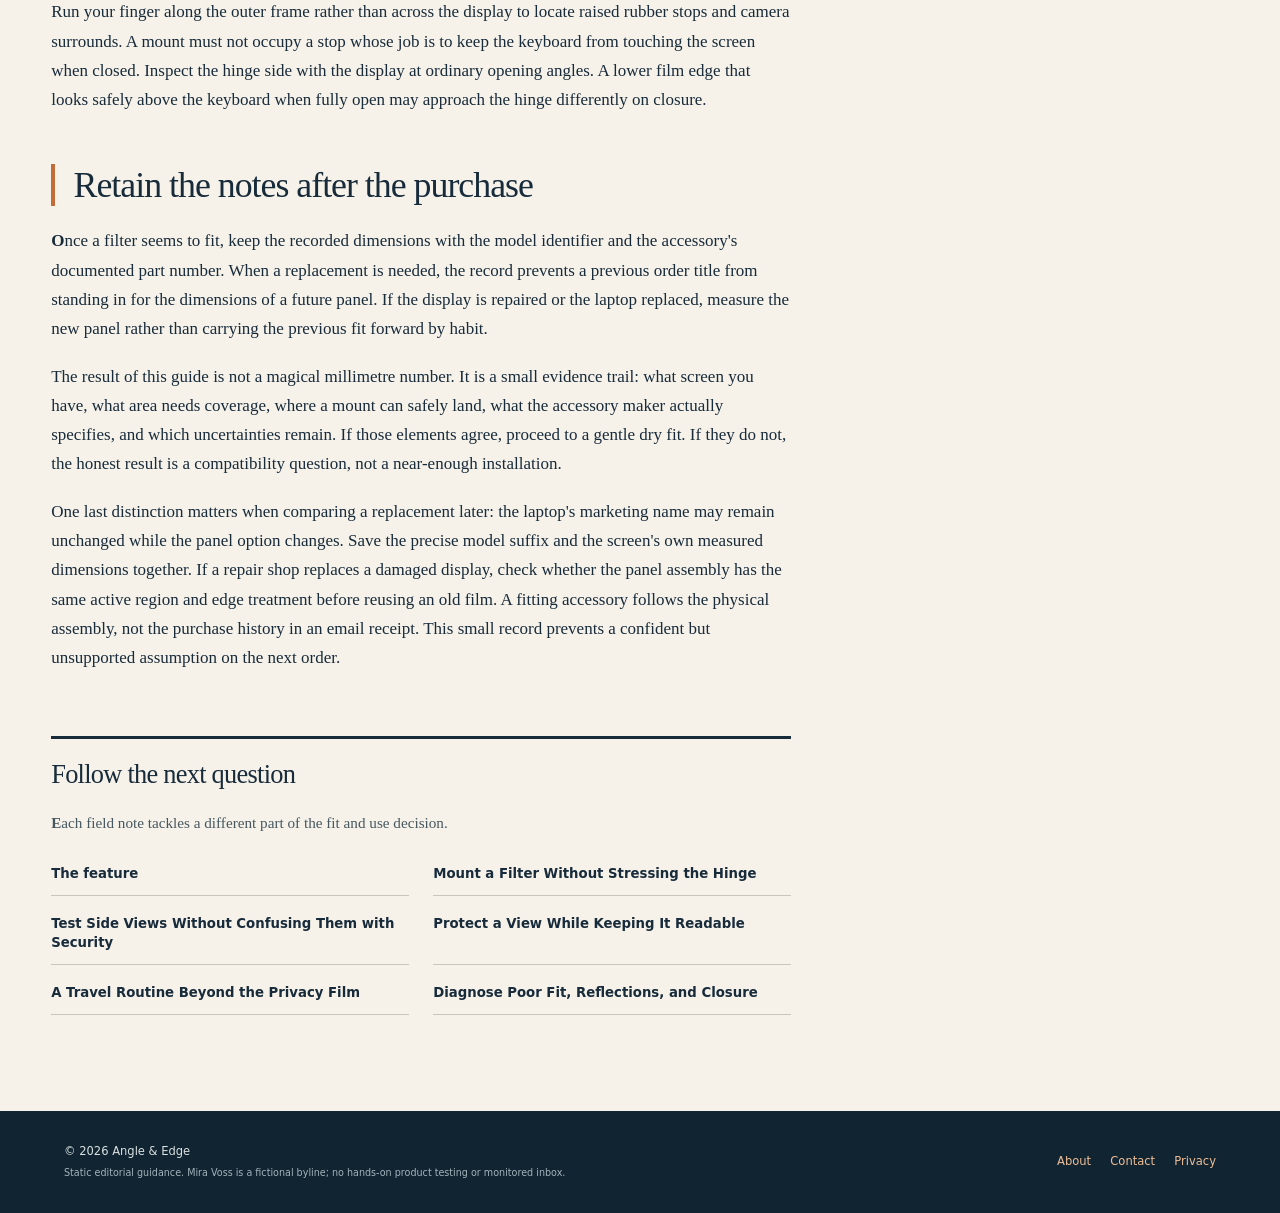
<file: measure-screen.html>
<!doctype html><html lang="en"><head><meta charset="utf-8"><meta name="viewport" content="width=device-width, initial-scale=1"><title>Measure the Active Image, Not the Laptop Name | Angle & Edge</title><meta name="description" content="A practical geometry checklist for matching active display, bezel, camera, and mounting dimensions."><link rel="icon" href="data:image/svg+xml,%3Csvg xmlns=%22http://www.w3.org/2000/svg%22 viewBox=%220 0 64 64%22%3E%3Crect width=%2264%22 height=%2264%22 fill=%22%23112432%22/%3E%3Cpath d=%22M12 51 32 12 52 51M21 35h22%22 fill=%22none%22 stroke=%22%23e39b56%22 stroke-width=%225%22/%3E%3C/svg%3E"><link rel="canonical" href="https://armaragex.github.io/lestallion-zenbook-privacy-filter-795/measure-screen.html"><meta property="og:type" content="article"><meta property="og:title" content="Measure the Active Image, Not the Laptop Name"><meta property="og:description" content="A practical geometry checklist for matching active display, bezel, camera, and mounting dimensions."><meta property="og:url" content="https://armaragex.github.io/lestallion-zenbook-privacy-filter-795/measure-screen.html"><meta property="og:image" content="https://armaragex.github.io/lestallion-zenbook-privacy-filter-795/mounting.webp"><script type="application/ld+json">{"@context":"https://schema.org","@type":"Article","headline":"Measure the Active Image, Not the Laptop Name","description":"A practical geometry checklist for matching active display, bezel, camera, and mounting dimensions.","datePublished":"2026-09-29","dateModified":"2026-09-29","author":{"@type":"Person","name":"Mira Voss","description":"Disclosed fictional editorial byline, not a real person"},"publisher":{"@type":"Organization","name":"Angle & Edge","description":"Static editorial publication with a disclosed fictional byline"},"mainEntityOfPage":"https://armaragex.github.io/lestallion-zenbook-privacy-filter-795/measure-screen.html"}</script><link rel="stylesheet" href="style.css"><script src="site.js" defer></script></head><body><a class="skip" href="#content">Skip to content</a><header class="mast"><div class="mast-inner"><a class="mark" href="index.html">ANGLE &amp; EDGE<span>Field notes on screens in public</span></a><button class="menu-toggle" aria-controls="primary-nav" aria-expanded="false" type="button">Menu</button><nav class="nav" id="primary-nav" aria-label="Primary navigation"><a href="index.html">Feature</a><a href="measure-screen.html" aria-current="page">Measure the Active Image, Not the Laptop Name</a><a href="mounting-methods.html">Mount a Filter Without Stressing the Hinge</a><a href="sight-lines.html">Test Side Views Without Confusing Them with Security</a><a href="display-comfort.html">Protect a View While Keeping It Readable</a><a href="travel-workflow.html">A Travel Routine Beyond the Privacy Film</a><a href="troubleshooting.html">Diagnose Poor Fit, Reflections, and Closure</a><a href="about.html">About</a></nav><span class="edition">Issue 795 / display privacy</span></div></header><div class="hero"><div class="hero-head"><div class="eyebrow">Angle note<br>795 / 2026</div><div><h1>Measure the Active Image, Not the Laptop Name</h1><p class="dek">A practical geometry checklist for matching active display, bezel, camera, and mounting dimensions.</p></div></div><figure class="hero-figure"><img src="mounting.webp" alt="Hand aligning a generic dark removable film with a laptop screen" width="1400" height="933" loading="eager" decoding="async" fetchpriority="high"><figcaption>AI-generated generic attachment illustration; follow actual product instructions.</figcaption></figure></div><div class="layout"><main id="content"><article class="article"><p class="byline">Mira Voss · fictional editorial byline · analysis, not a product test</p><p>An accessory listing may repeat “14 inch” in large type while leaving the dimensions that govern fit in a small diagram. Your first task is to identify the precise display in front of you. A nominal diagonal is useful for finding a category, but a sheet of optical film has edges, a width, and a height. A ZenBook model name can persist across changes to display technology, bezel geometry, and lid design. Measure before treating any compatibility list as definitive.</p><section><h2>Find the model before you fetch the ruler</h2><p>Check the identifier on the underside, in operating-system information, or in the purchase paperwork, and reconcile it with the manufacturer&#x27;s support page. Do not rely on the friendly name alone: a suffix can distinguish a different display option. Record the panel resolution and aspect ratio if official documentation supplies them. Resolution is not a physical measurement, but its ratio can help you catch a mistaken assumption when a listing offers only a 16:9 or 16:10 shape.</p><p>Turn on the screen and show a light, full-screen blank document. Measure from the left edge of the lit picture to the right edge, and from the top lit edge to the bottom. Use a ruler that shows millimetres and avoid touching the display with a hard metal corner. Repeat once, because a dark boundary can masquerade as the active image in poor light. If the corners are rounded, note that separately; a rectangular film could extend into the inactive corner without covering more useful pixels.</p></section><section><h2>Separate three different sizes</h2><p>The first size is the active image: the region you actually read. The second is the film&#x27;s outside dimension, which may include a clear or dark border. The third is the footprint of the mounting hardware. A listing may publish only one of them and call it the screen size. Ask which dimension the diagram labels. If the mount needs top-edge strips, measure the available bezel above the active image and note the camera cut-out. If the film must slide through side tabs, check how close the useful image comes to the bezel.</p><p>A diagonal can be estimated from width and height, but there is no advantage to deriving it when the accessory requires the two straight dimensions. Compare the numbers directly. A film that is slightly larger may obscure a sensor or curl at the screen edge; a smaller one may leave a bright strip that undermines its purpose. Do not assume you can fix a mismatch with a knife. Optical layers and edge seals can be damaged by a cut, and the manufacturer may not support trimming.</p></section><section><h2>Check the screen assembly around the picture</h2><p>Look at the camera location, rubber stops, lid lip, hinge position, and any recess that receives the keyboard deck when shut. Some thin laptops have very little spare height near the top. A strip placed there may prevent full closure even though the film itself covers the picture perfectly. You should be able to close the computer with ordinary light pressure. Stop if you meet resistance; repeated pressure is not an acceptable way to seat an accessory.</p><p>If touch is part of your workflow, include it in the fit note. Does the film sit flat enough for gestures? Is the chosen attachment compatible with repeated touches near the corners? Ask for model-specific documentation rather than inferring touch compatibility from a glossy product image. Screen coatings also have cleaning instructions, and those take precedence over any generic installation trick found online.</p></section><section><h2>Build a comparison note a seller can answer</h2><p>Write a short table in your notes: exact model identifier, active width, active height, aspect ratio, corner shape, available top and side bezel, camera position, touch status, and closure clearance. For each candidate, place the manufacturer&#x27;s published film and mount dimensions beside it. Mark unknowns honestly. An unknown is a question to send to the seller, not a value to backfill from a similar-looking laptop.</p><div class="field-table"><table><thead><tr><th scope="col">Your observation</th><th scope="col">A listing must answer</th></tr></thead><tbody><tr><td>Lit image width and height in millimetres</td><td>Which dimension describes the functional privacy region rather than the outside film?</td></tr><tr><td>Top frame and camera clearance</td><td>Where do the supplied strips or tabs land without covering the lens?</td></tr><tr><td>Lid stops and closure gap</td><td>Does the complete mounted assembly allow an unforced close?</td></tr><tr><td>Touch surface and finish</td><td>Is this attachment approved for that specific panel and cleaning method?</td></tr></tbody></table></div><p>When the accessory arrives, hold the film close to the display before removing protective liners or committing adhesive. Align the top edge, inspect all four margins, and check the camera. This dry fit cannot demonstrate optical performance, but it can catch an obvious geometric mismatch while the return route may still be straightforward. Take a photograph of the packaging diagram and your measurements for reference, without exposing confidential screen content.</p></section><section><h2>Decide from the whole assembly</h2><p>The correct fit does not mean merely that the active image is covered. It means the mounting parts have a legitimate place to live, the laptop closes normally, the camera remains available, and a touch surface still works if promised. That answer is specific to a model and an attachment method. If a retailer cannot provide the needed dimensions, the careful decision may be to wait rather than force a film that is almost right onto a delicate screen.</p></section><section><h2>Read a compatibility claim as a hypothesis</h2><p>A retailer may list a familiar product family without a model suffix. Treat that as a lead, not a verified fit for the machine you own. Ask whether the published film dimensions refer to the visible picture, the outside of the film, or the mount. Request a photograph of the accessory against a ruler or an engineering drawing when the numbers are unclear. A good answer names the physical cut and where tabs or strips attach; a reply that simply repeats “14-inch ASUS” does not resolve the geometry.</p><p>Some displays have a thin inactive dark band between the luminous image and the surrounding bezel. That band may change how an edge looks during a dry fit, but it is not a substitute for available mounting space. Likewise, a camera centered above the image does not guarantee an accessory&#x27;s notch lands correctly. The notch&#x27;s width and vertical position matter. Inspect the laptop with the camera application open only if needed to locate the lens, then close the application before taking measurement photographs.</p></section><section><h2>Think about tolerances without inventing them</h2><p>A nominal manufacturer dimension may have rounding, and a hand measurement can be slightly uncertain. Write down the tool and the edge you used rather than silently converting an estimate into precision. If a candidate&#x27;s published width differs from your measurement by an amount smaller than your uncertainty, do not declare a match. Obtain a better dimension from official material or arrange a reversible dry fit with a reasonable return path.</p><p>A film can have an opaque privacy region within a larger clear border. Ask how wide that functional region is. The outside may cover the display while a clear margin leaves a line visible from the side. Conversely, a dark border that extends beyond the image can cover controls or a camera without improving privacy. Neither issue is visible in a listing that prints only one set of dimensions.</p></section><section><h2>Account for screen shape in daily use</h2><p>A model with a touch layer may have a glass surface extending beyond the lit pixels. A model with a matte non-touch display may have a different finish and cleaning instruction. Record which type you have because mounting and removal interact with the surface even if the active image dimensions coincide. Look for a protective-film label or factory layer in the manufacturer&#x27;s documentation; do not peel an unknown layer to make room for an accessory.</p><p>Run your finger along the outer frame rather than across the display to locate raised rubber stops and camera surrounds. A mount must not occupy a stop whose job is to keep the keyboard from touching the screen when closed. Inspect the hinge side with the display at ordinary opening angles. A lower film edge that looks safely above the keyboard when fully open may approach the hinge differently on closure.</p></section><section><h2>Retain the notes after the purchase</h2><p>Once a filter seems to fit, keep the recorded dimensions with the model identifier and the accessory&#x27;s documented part number. When a replacement is needed, the record prevents a previous order title from standing in for the dimensions of a future panel. If the display is repaired or the laptop replaced, measure the new panel rather than carrying the previous fit forward by habit.</p><p>The result of this guide is not a magical millimetre number. It is a small evidence trail: what screen you have, what area needs coverage, where a mount can safely land, what the accessory maker actually specifies, and which uncertainties remain. If those elements agree, proceed to a gentle dry fit. If they do not, the honest result is a compatibility question, not a near-enough installation.</p><p>One last distinction matters when comparing a replacement later: the laptop&#x27;s marketing name may remain unchanged while the panel option changes. Save the precise model suffix and the screen&#x27;s own measured dimensions together. If a repair shop replaces a damaged display, check whether the panel assembly has the same active region and edge treatment before reusing an old film. A fitting accessory follows the physical assembly, not the purchase history in an email receipt. This small record prevents a confident but unsupported assumption on the next order.</p></section><aside class="mesh"><h2>Follow the next question</h2><p>Each field note tackles a different part of the fit and use decision.</p><div class="mesh-grid"><a href="index.html">The feature</a><a href="mounting-methods.html">Mount a Filter Without Stressing the Hinge</a><a href="sight-lines.html">Test Side Views Without Confusing Them with Security</a><a href="display-comfort.html">Protect a View While Keeping It Readable</a><a href="travel-workflow.html">A Travel Routine Beyond the Privacy Film</a><a href="troubleshooting.html">Diagnose Poor Fit, Reflections, and Closure</a></div></aside></article></main><aside class="rail" aria-label="Issue contents"><strong>Inside the issue</strong><a href="measure-screen.html">Measure the Active Image, Not the Laptop Name</a><a href="mounting-methods.html">Mount a Filter Without Stressing the Hinge</a><a href="sight-lines.html">Test Side Views Without Confusing Them with Security</a><a href="display-comfort.html">Protect a View While Keeping It Readable</a><a href="travel-workflow.html">A Travel Routine Beyond the Privacy Film</a><a href="troubleshooting.html">Diagnose Poor Fit, Reflections, and Closure</a></aside></div><footer class="foot"><div>© 2026 Angle & Edge<small>Static editorial guidance. Mira Voss is a fictional byline; no hands-on product testing or monitored inbox.</small></div><nav aria-label="Footer"><a href="about.html">About</a><a href="contact.html">Contact</a><a href="privacy.html">Privacy</a></nav></footer></body></html>
</file>
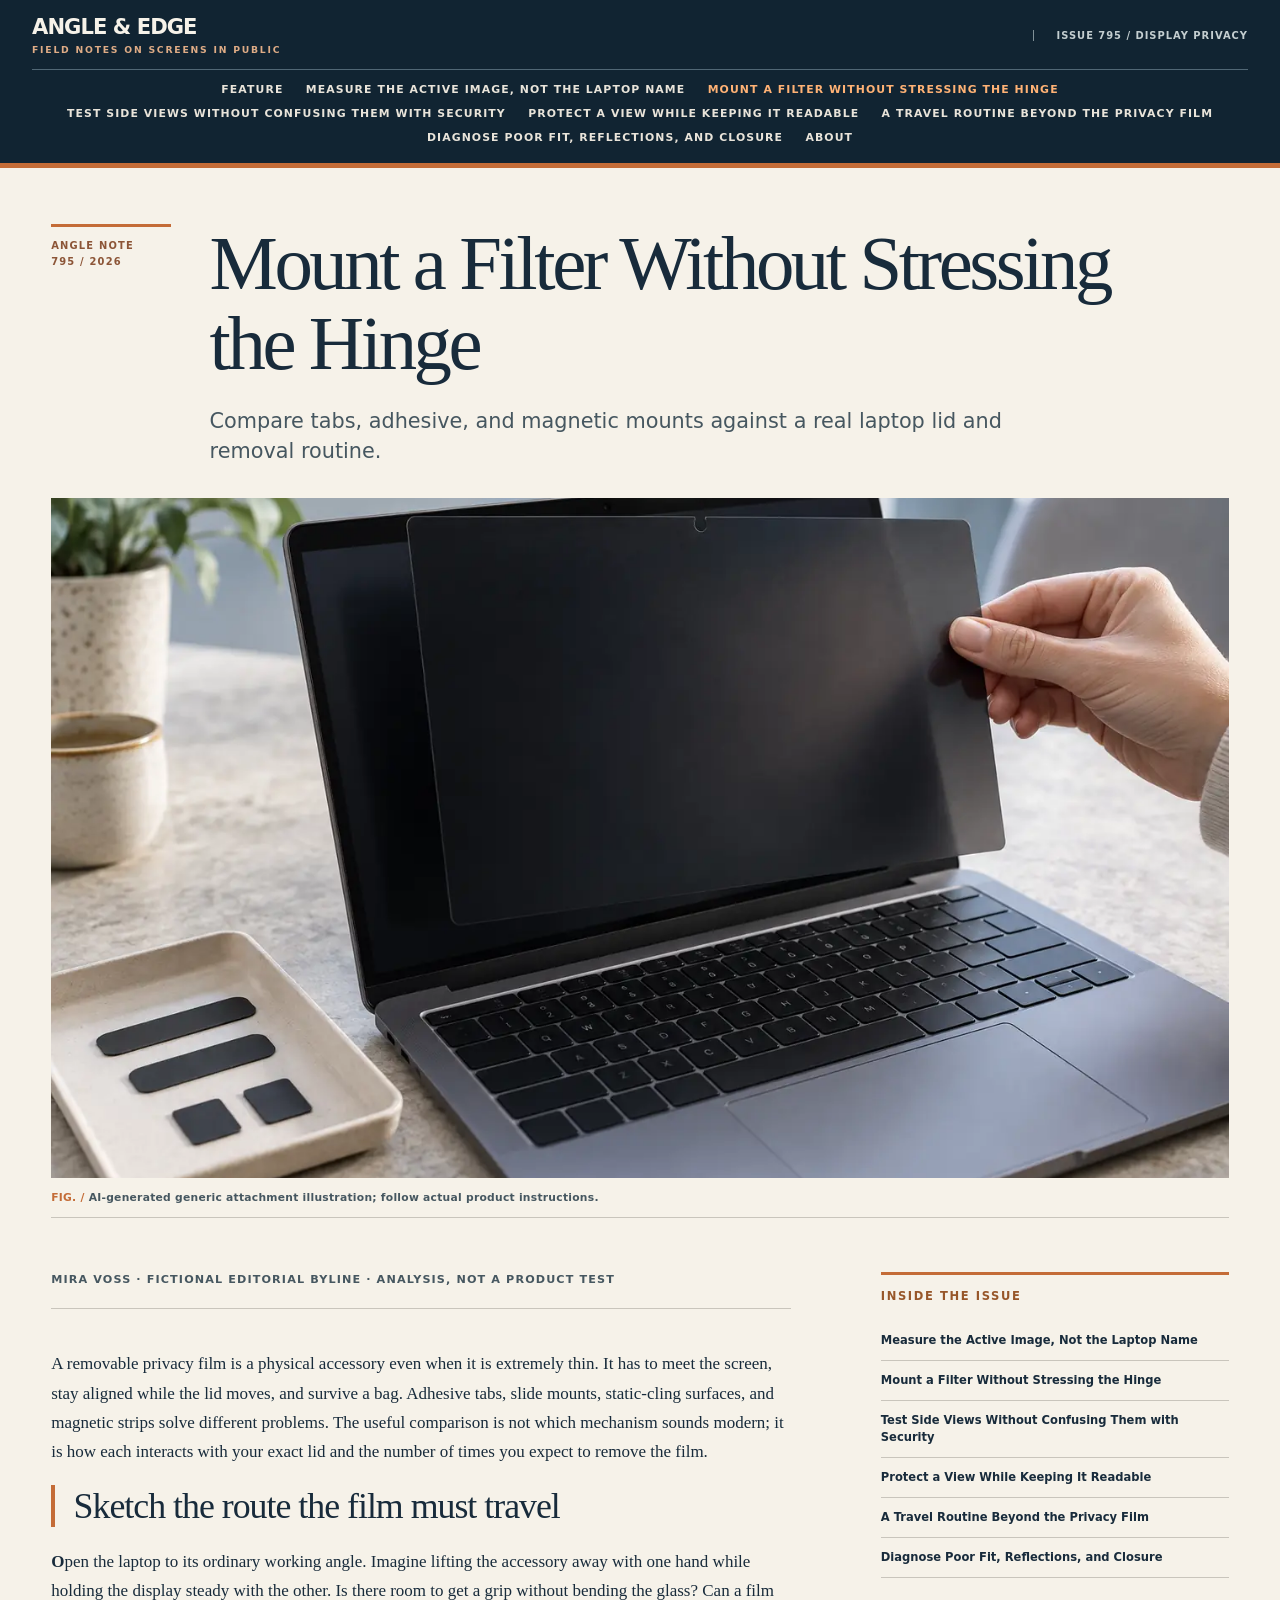
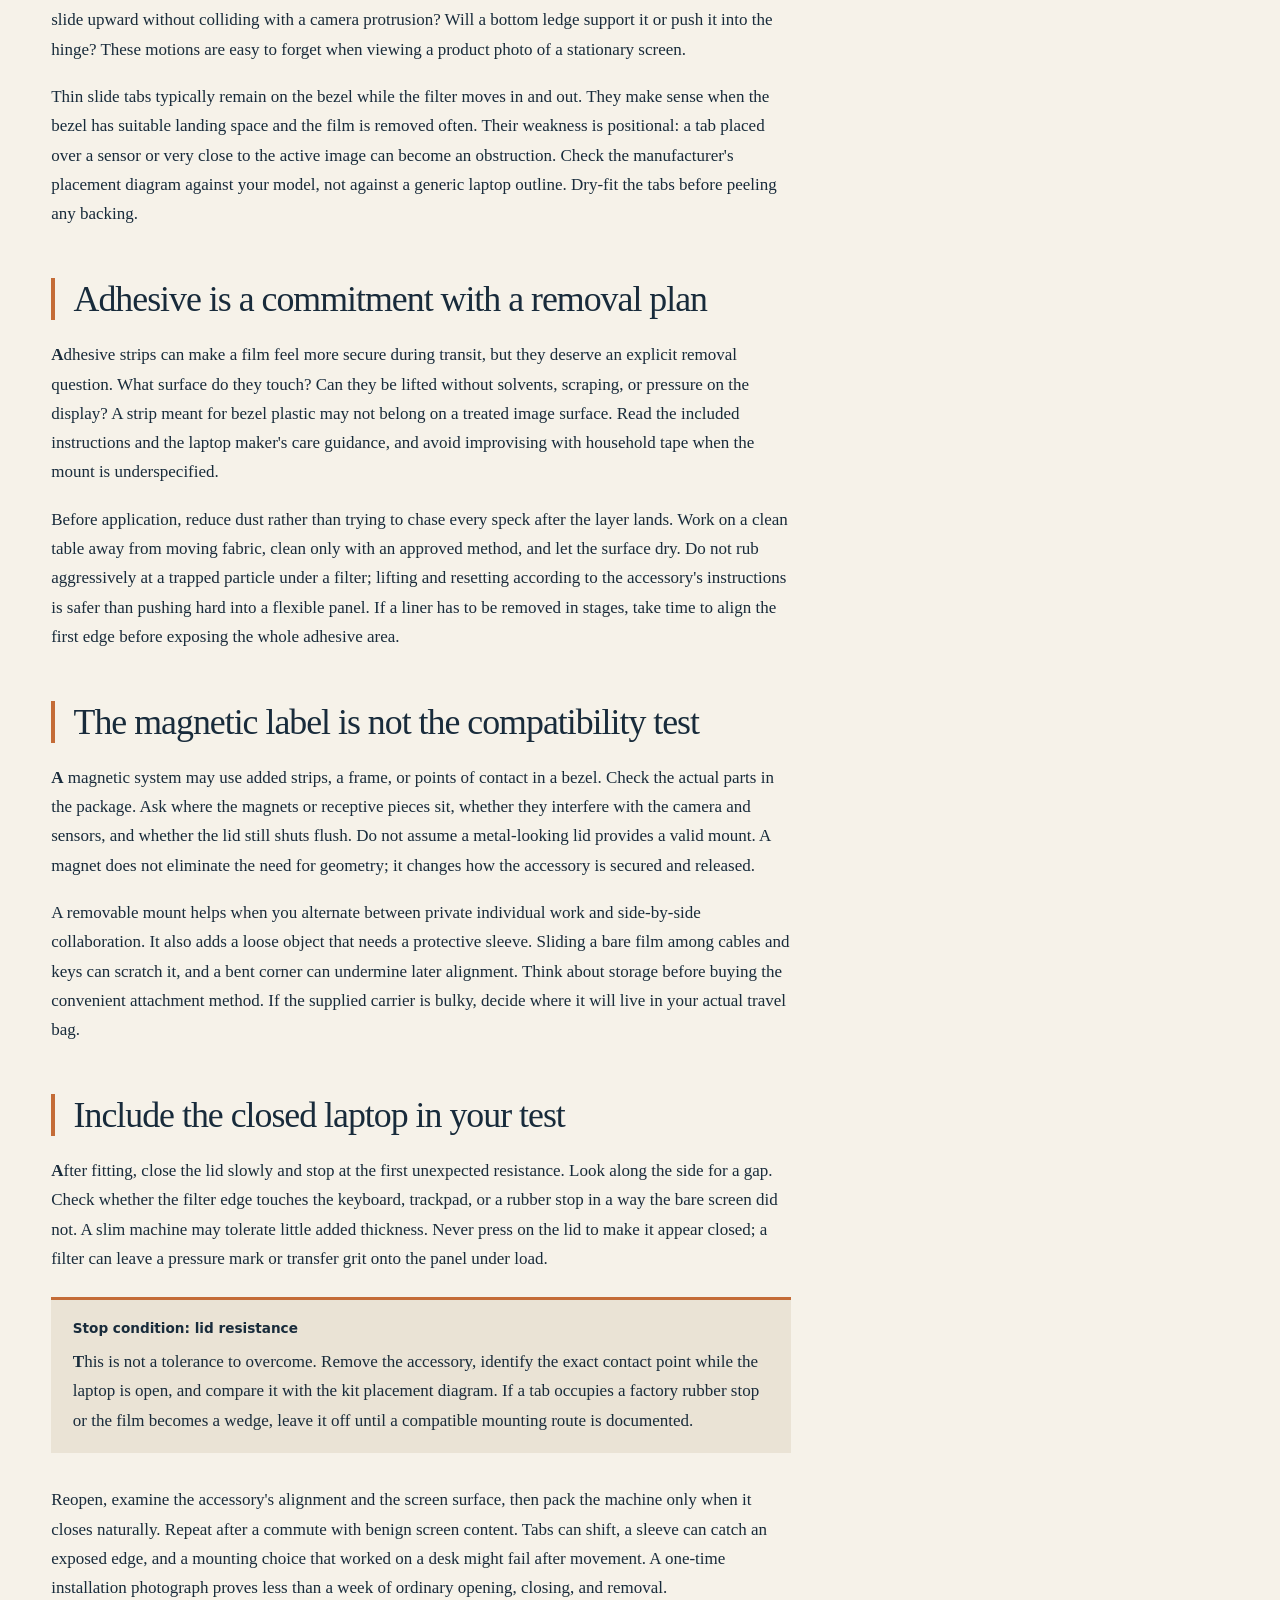
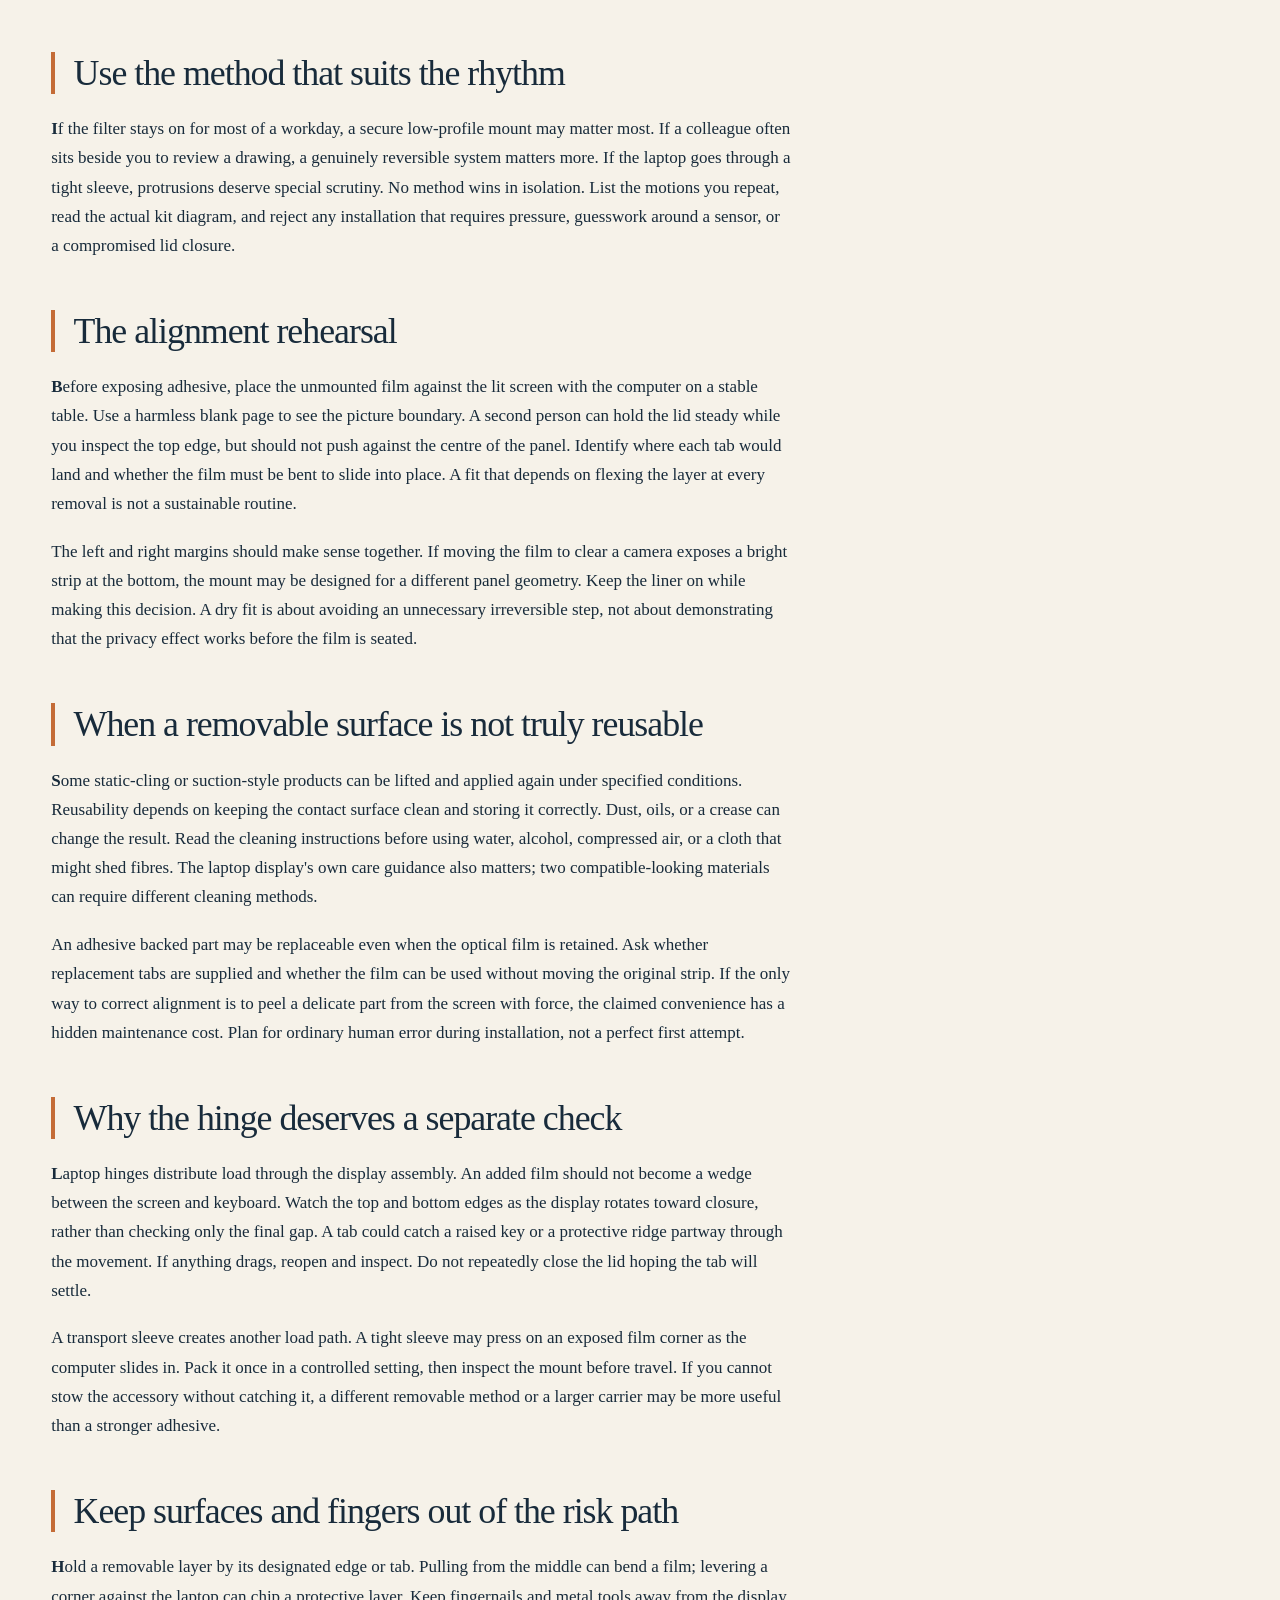
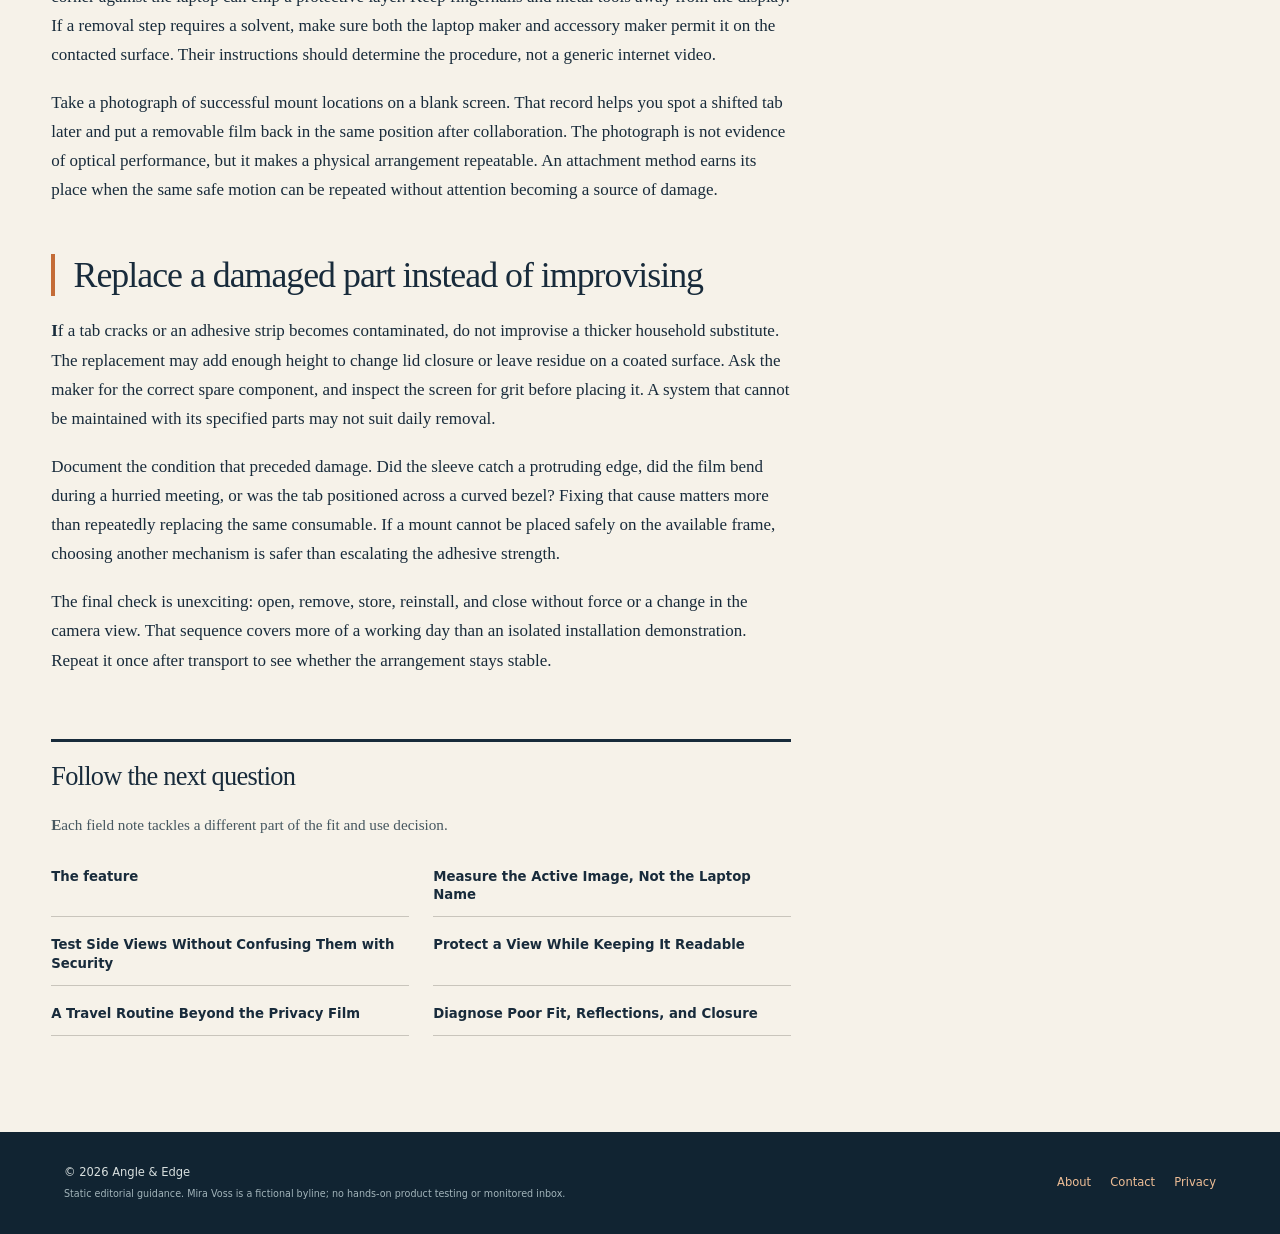
<file: mounting-methods.html>
<!doctype html><html lang="en"><head><meta charset="utf-8"><meta name="viewport" content="width=device-width, initial-scale=1"><title>Mount a Filter Without Stressing the Hinge | Angle & Edge</title><meta name="description" content="Compare tabs, adhesive, and magnetic mounts against a real laptop lid and removal routine."><link rel="icon" href="data:image/svg+xml,%3Csvg xmlns=%22http://www.w3.org/2000/svg%22 viewBox=%220 0 64 64%22%3E%3Crect width=%2264%22 height=%2264%22 fill=%22%23112432%22/%3E%3Cpath d=%22M12 51 32 12 52 51M21 35h22%22 fill=%22none%22 stroke=%22%23e39b56%22 stroke-width=%225%22/%3E%3C/svg%3E"><link rel="canonical" href="https://armaragex.github.io/lestallion-zenbook-privacy-filter-795/mounting-methods.html"><meta property="og:type" content="article"><meta property="og:title" content="Mount a Filter Without Stressing the Hinge"><meta property="og:description" content="Compare tabs, adhesive, and magnetic mounts against a real laptop lid and removal routine."><meta property="og:url" content="https://armaragex.github.io/lestallion-zenbook-privacy-filter-795/mounting-methods.html"><meta property="og:image" content="https://armaragex.github.io/lestallion-zenbook-privacy-filter-795/mounting.webp"><script type="application/ld+json">{"@context":"https://schema.org","@type":"Article","headline":"Mount a Filter Without Stressing the Hinge","description":"Compare tabs, adhesive, and magnetic mounts against a real laptop lid and removal routine.","datePublished":"2026-09-29","dateModified":"2026-09-29","author":{"@type":"Person","name":"Mira Voss","description":"Disclosed fictional editorial byline, not a real person"},"publisher":{"@type":"Organization","name":"Angle & Edge","description":"Static editorial publication with a disclosed fictional byline"},"mainEntityOfPage":"https://armaragex.github.io/lestallion-zenbook-privacy-filter-795/mounting-methods.html"}</script><link rel="stylesheet" href="style.css"><script src="site.js" defer></script></head><body><a class="skip" href="#content">Skip to content</a><header class="mast"><div class="mast-inner"><a class="mark" href="index.html">ANGLE &amp; EDGE<span>Field notes on screens in public</span></a><button class="menu-toggle" aria-controls="primary-nav" aria-expanded="false" type="button">Menu</button><nav class="nav" id="primary-nav" aria-label="Primary navigation"><a href="index.html">Feature</a><a href="measure-screen.html">Measure the Active Image, Not the Laptop Name</a><a href="mounting-methods.html" aria-current="page">Mount a Filter Without Stressing the Hinge</a><a href="sight-lines.html">Test Side Views Without Confusing Them with Security</a><a href="display-comfort.html">Protect a View While Keeping It Readable</a><a href="travel-workflow.html">A Travel Routine Beyond the Privacy Film</a><a href="troubleshooting.html">Diagnose Poor Fit, Reflections, and Closure</a><a href="about.html">About</a></nav><span class="edition">Issue 795 / display privacy</span></div></header><div class="hero"><div class="hero-head"><div class="eyebrow">Angle note<br>795 / 2026</div><div><h1>Mount a Filter Without Stressing the Hinge</h1><p class="dek">Compare tabs, adhesive, and magnetic mounts against a real laptop lid and removal routine.</p></div></div><figure class="hero-figure"><img src="mounting.webp" alt="Hand aligning a generic dark removable film with a laptop screen" width="1400" height="933" loading="eager" decoding="async" fetchpriority="high"><figcaption>AI-generated generic attachment illustration; follow actual product instructions.</figcaption></figure></div><div class="layout"><main id="content"><article class="article"><p class="byline">Mira Voss · fictional editorial byline · analysis, not a product test</p><p>A removable privacy film is a physical accessory even when it is extremely thin. It has to meet the screen, stay aligned while the lid moves, and survive a bag. Adhesive tabs, slide mounts, static-cling surfaces, and magnetic strips solve different problems. The useful comparison is not which mechanism sounds modern; it is how each interacts with your exact lid and the number of times you expect to remove the film.</p><section><h2>Sketch the route the film must travel</h2><p>Open the laptop to its ordinary working angle. Imagine lifting the accessory away with one hand while holding the display steady with the other. Is there room to get a grip without bending the glass? Can a film slide upward without colliding with a camera protrusion? Will a bottom ledge support it or push it into the hinge? These motions are easy to forget when viewing a product photo of a stationary screen.</p><p>Thin slide tabs typically remain on the bezel while the filter moves in and out. They make sense when the bezel has suitable landing space and the film is removed often. Their weakness is positional: a tab placed over a sensor or very close to the active image can become an obstruction. Check the manufacturer&#x27;s placement diagram against your model, not against a generic laptop outline. Dry-fit the tabs before peeling any backing.</p></section><section><h2>Adhesive is a commitment with a removal plan</h2><p>Adhesive strips can make a film feel more secure during transit, but they deserve an explicit removal question. What surface do they touch? Can they be lifted without solvents, scraping, or pressure on the display? A strip meant for bezel plastic may not belong on a treated image surface. Read the included instructions and the laptop maker&#x27;s care guidance, and avoid improvising with household tape when the mount is underspecified.</p><p>Before application, reduce dust rather than trying to chase every speck after the layer lands. Work on a clean table away from moving fabric, clean only with an approved method, and let the surface dry. Do not rub aggressively at a trapped particle under a filter; lifting and resetting according to the accessory&#x27;s instructions is safer than pushing hard into a flexible panel. If a liner has to be removed in stages, take time to align the first edge before exposing the whole adhesive area.</p></section><section><h2>The magnetic label is not the compatibility test</h2><p>A magnetic system may use added strips, a frame, or points of contact in a bezel. Check the actual parts in the package. Ask where the magnets or receptive pieces sit, whether they interfere with the camera and sensors, and whether the lid still shuts flush. Do not assume a metal-looking lid provides a valid mount. A magnet does not eliminate the need for geometry; it changes how the accessory is secured and released.</p><p>A removable mount helps when you alternate between private individual work and side-by-side collaboration. It also adds a loose object that needs a protective sleeve. Sliding a bare film among cables and keys can scratch it, and a bent corner can undermine later alignment. Think about storage before buying the convenient attachment method. If the supplied carrier is bulky, decide where it will live in your actual travel bag.</p></section><section><h2>Include the closed laptop in your test</h2><p>After fitting, close the lid slowly and stop at the first unexpected resistance. Look along the side for a gap. Check whether the filter edge touches the keyboard, trackpad, or a rubber stop in a way the bare screen did not. A slim machine may tolerate little added thickness. Never press on the lid to make it appear closed; a filter can leave a pressure mark or transfer grit onto the panel under load.</p><aside class="field-aside" aria-label="Stop condition: lid resistance"><strong>Stop condition: lid resistance</strong><p>This is not a tolerance to overcome. Remove the accessory, identify the exact contact point while the laptop is open, and compare it with the kit placement diagram. If a tab occupies a factory rubber stop or the film becomes a wedge, leave it off until a compatible mounting route is documented.</p></aside><p>Reopen, examine the accessory&#x27;s alignment and the screen surface, then pack the machine only when it closes naturally. Repeat after a commute with benign screen content. Tabs can shift, a sleeve can catch an exposed edge, and a mounting choice that worked on a desk might fail after movement. A one-time installation photograph proves less than a week of ordinary opening, closing, and removal.</p></section><section><h2>Use the method that suits the rhythm</h2><p>If the filter stays on for most of a workday, a secure low-profile mount may matter most. If a colleague often sits beside you to review a drawing, a genuinely reversible system matters more. If the laptop goes through a tight sleeve, protrusions deserve special scrutiny. No method wins in isolation. List the motions you repeat, read the actual kit diagram, and reject any installation that requires pressure, guesswork around a sensor, or a compromised lid closure.</p></section><section><h2>The alignment rehearsal</h2><p>Before exposing adhesive, place the unmounted film against the lit screen with the computer on a stable table. Use a harmless blank page to see the picture boundary. A second person can hold the lid steady while you inspect the top edge, but should not push against the centre of the panel. Identify where each tab would land and whether the film must be bent to slide into place. A fit that depends on flexing the layer at every removal is not a sustainable routine.</p><p>The left and right margins should make sense together. If moving the film to clear a camera exposes a bright strip at the bottom, the mount may be designed for a different panel geometry. Keep the liner on while making this decision. A dry fit is about avoiding an unnecessary irreversible step, not about demonstrating that the privacy effect works before the film is seated.</p></section><section><h2>When a removable surface is not truly reusable</h2><p>Some static-cling or suction-style products can be lifted and applied again under specified conditions. Reusability depends on keeping the contact surface clean and storing it correctly. Dust, oils, or a crease can change the result. Read the cleaning instructions before using water, alcohol, compressed air, or a cloth that might shed fibres. The laptop display&#x27;s own care guidance also matters; two compatible-looking materials can require different cleaning methods.</p><p>An adhesive backed part may be replaceable even when the optical film is retained. Ask whether replacement tabs are supplied and whether the film can be used without moving the original strip. If the only way to correct alignment is to peel a delicate part from the screen with force, the claimed convenience has a hidden maintenance cost. Plan for ordinary human error during installation, not a perfect first attempt.</p></section><section><h2>Why the hinge deserves a separate check</h2><p>Laptop hinges distribute load through the display assembly. An added film should not become a wedge between the screen and keyboard. Watch the top and bottom edges as the display rotates toward closure, rather than checking only the final gap. A tab could catch a raised key or a protective ridge partway through the movement. If anything drags, reopen and inspect. Do not repeatedly close the lid hoping the tab will settle.</p><p>A transport sleeve creates another load path. A tight sleeve may press on an exposed film corner as the computer slides in. Pack it once in a controlled setting, then inspect the mount before travel. If you cannot stow the accessory without catching it, a different removable method or a larger carrier may be more useful than a stronger adhesive.</p></section><section><h2>Keep surfaces and fingers out of the risk path</h2><p>Hold a removable layer by its designated edge or tab. Pulling from the middle can bend a film; levering a corner against the laptop can chip a protective layer. Keep fingernails and metal tools away from the display. If a removal step requires a solvent, make sure both the laptop maker and accessory maker permit it on the contacted surface. Their instructions should determine the procedure, not a generic internet video.</p><p>Take a photograph of successful mount locations on a blank screen. That record helps you spot a shifted tab later and put a removable film back in the same position after collaboration. The photograph is not evidence of optical performance, but it makes a physical arrangement repeatable. An attachment method earns its place when the same safe motion can be repeated without attention becoming a source of damage.</p></section><section><h2>Replace a damaged part instead of improvising</h2><p>If a tab cracks or an adhesive strip becomes contaminated, do not improvise a thicker household substitute. The replacement may add enough height to change lid closure or leave residue on a coated surface. Ask the maker for the correct spare component, and inspect the screen for grit before placing it. A system that cannot be maintained with its specified parts may not suit daily removal.</p><p>Document the condition that preceded damage. Did the sleeve catch a protruding edge, did the film bend during a hurried meeting, or was the tab positioned across a curved bezel? Fixing that cause matters more than repeatedly replacing the same consumable. If a mount cannot be placed safely on the available frame, choosing another mechanism is safer than escalating the adhesive strength.</p><p>The final check is unexciting: open, remove, store, reinstall, and close without force or a change in the camera view. That sequence covers more of a working day than an isolated installation demonstration. Repeat it once after transport to see whether the arrangement stays stable.</p></section><aside class="mesh"><h2>Follow the next question</h2><p>Each field note tackles a different part of the fit and use decision.</p><div class="mesh-grid"><a href="index.html">The feature</a><a href="measure-screen.html">Measure the Active Image, Not the Laptop Name</a><a href="sight-lines.html">Test Side Views Without Confusing Them with Security</a><a href="display-comfort.html">Protect a View While Keeping It Readable</a><a href="travel-workflow.html">A Travel Routine Beyond the Privacy Film</a><a href="troubleshooting.html">Diagnose Poor Fit, Reflections, and Closure</a></div></aside></article></main><aside class="rail" aria-label="Issue contents"><strong>Inside the issue</strong><a href="measure-screen.html">Measure the Active Image, Not the Laptop Name</a><a href="mounting-methods.html">Mount a Filter Without Stressing the Hinge</a><a href="sight-lines.html">Test Side Views Without Confusing Them with Security</a><a href="display-comfort.html">Protect a View While Keeping It Readable</a><a href="travel-workflow.html">A Travel Routine Beyond the Privacy Film</a><a href="troubleshooting.html">Diagnose Poor Fit, Reflections, and Closure</a></aside></div><footer class="foot"><div>© 2026 Angle & Edge<small>Static editorial guidance. Mira Voss is a fictional byline; no hands-on product testing or monitored inbox.</small></div><nav aria-label="Footer"><a href="about.html">About</a><a href="contact.html">Contact</a><a href="privacy.html">Privacy</a></nav></footer></body></html>
</file>
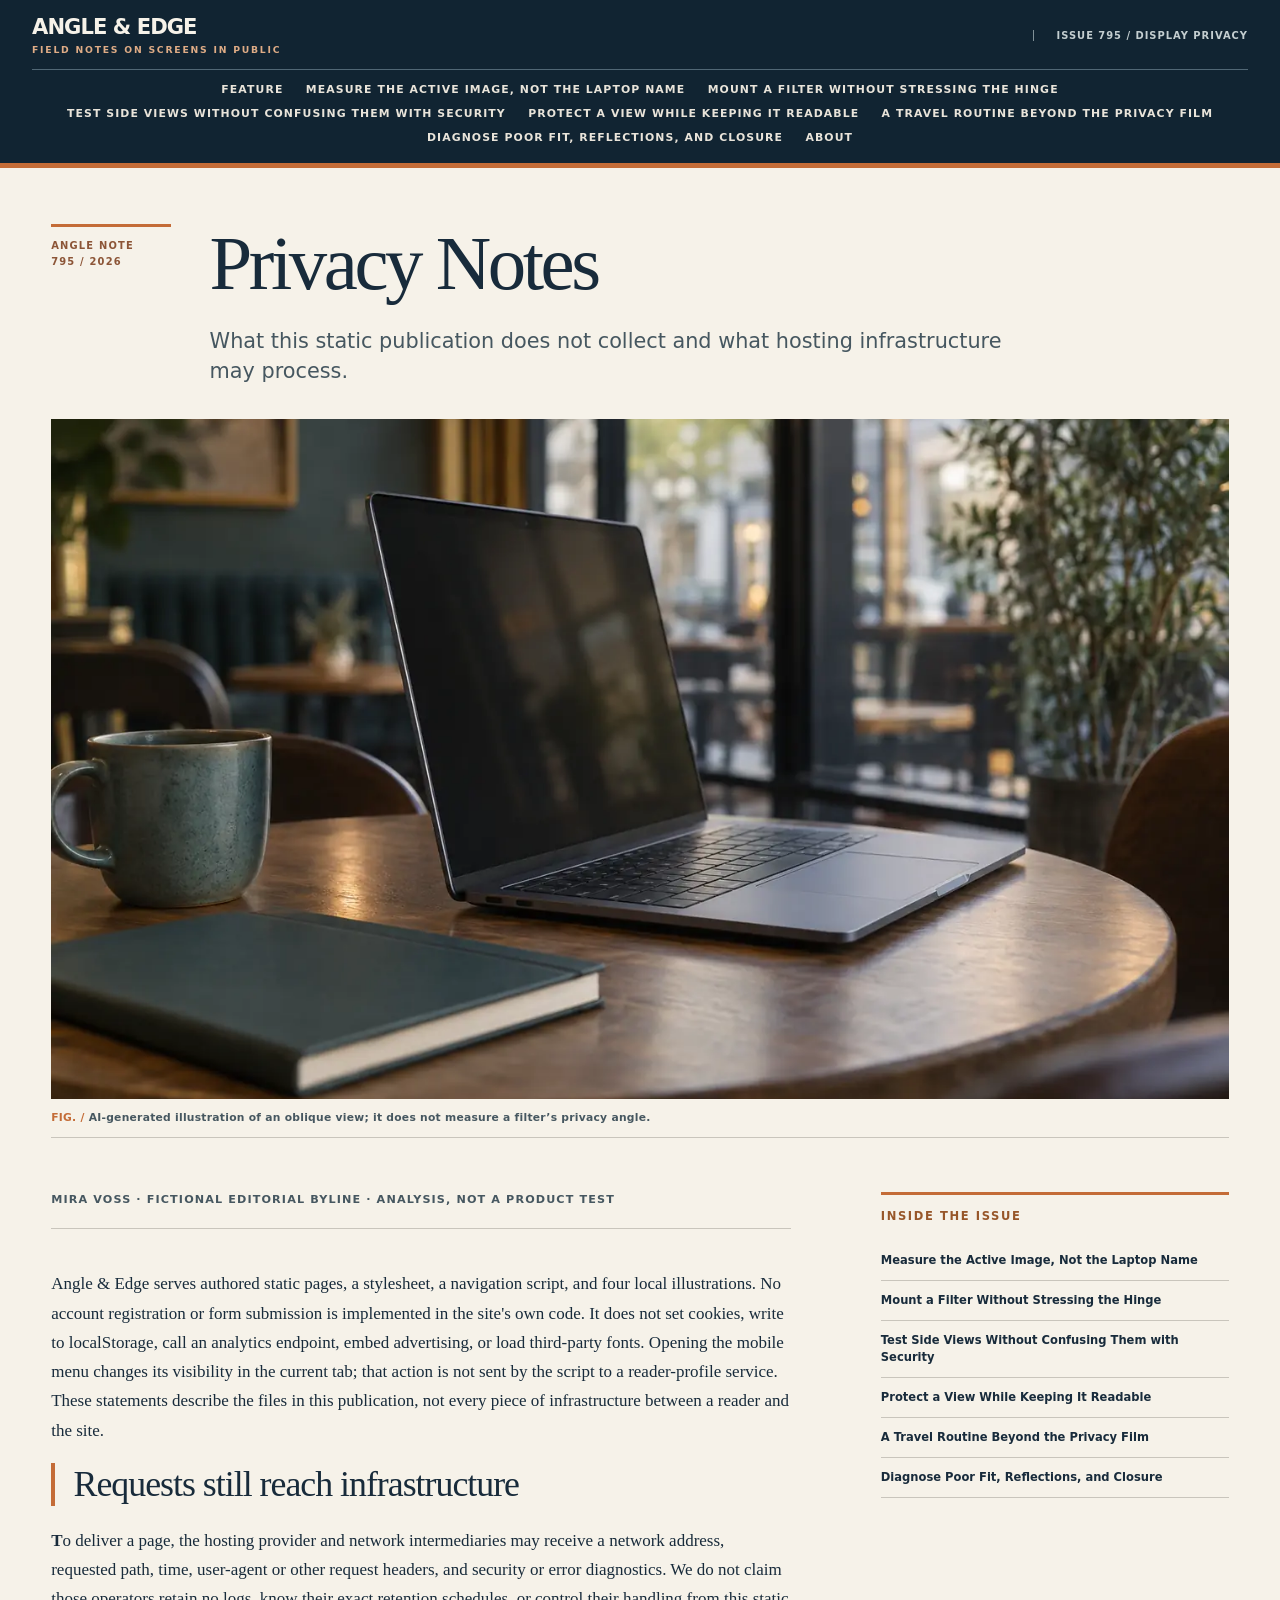
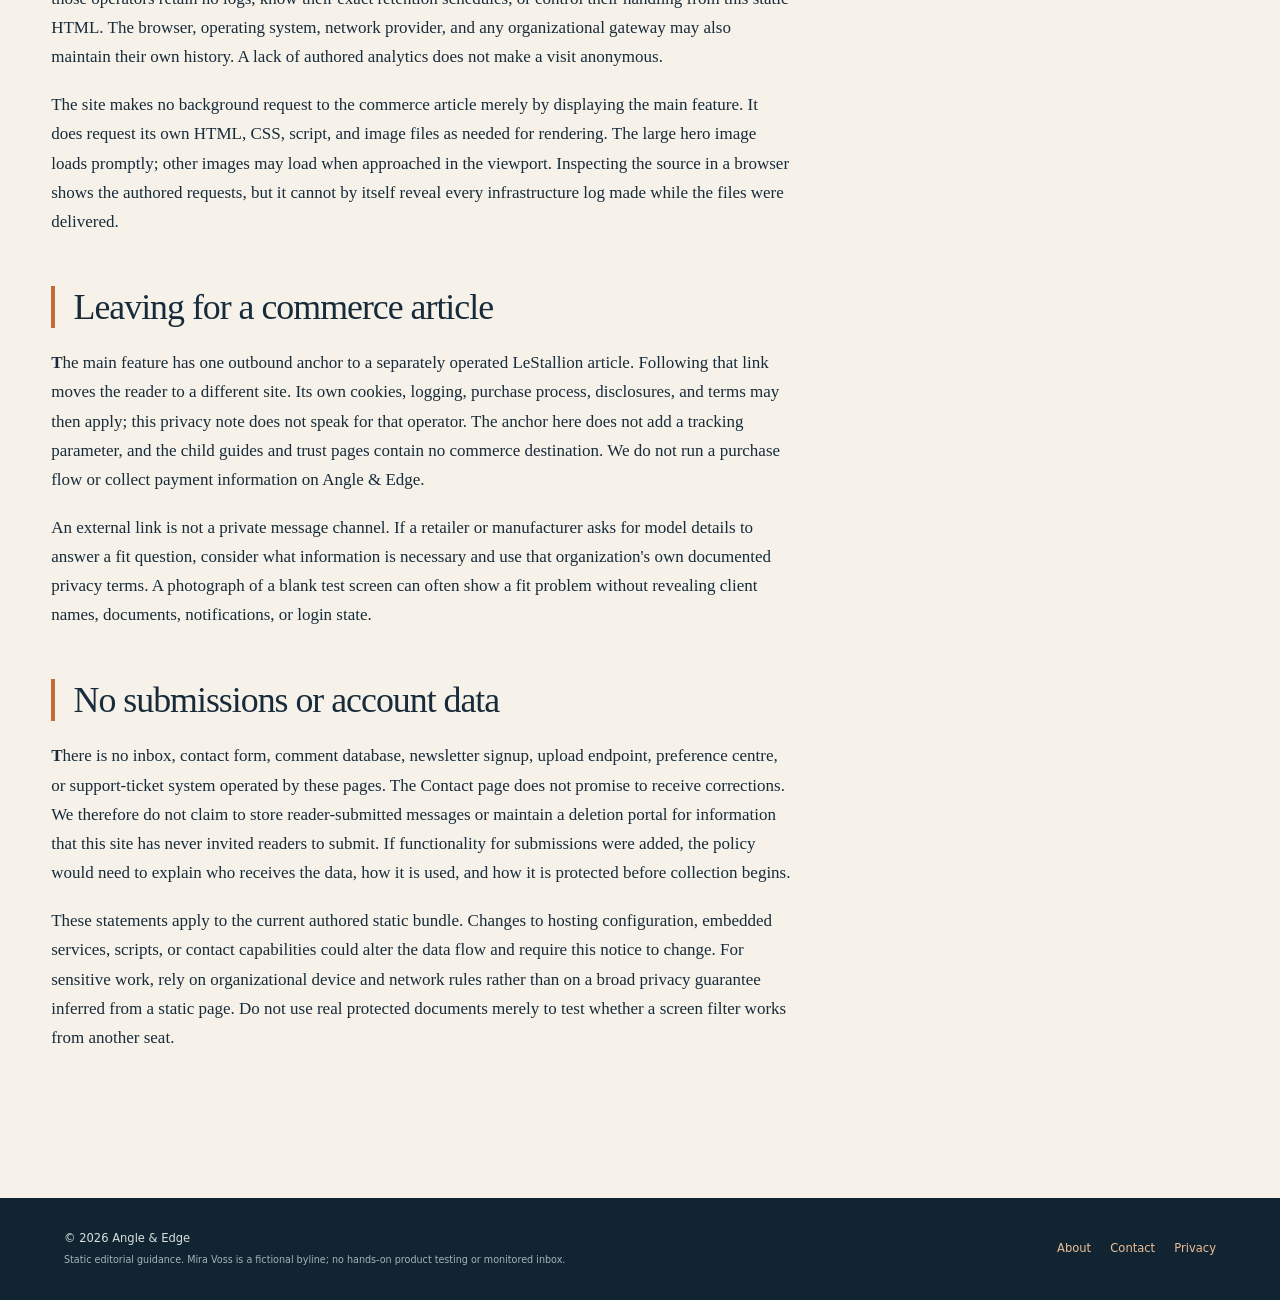
<file: privacy.html>
<!doctype html><html lang="en"><head><meta charset="utf-8"><meta name="viewport" content="width=device-width, initial-scale=1"><title>Privacy Notes | Angle & Edge</title><meta name="description" content="What this static publication does not collect and what hosting infrastructure may process."><link rel="icon" href="data:image/svg+xml,%3Csvg xmlns=%22http://www.w3.org/2000/svg%22 viewBox=%220 0 64 64%22%3E%3Crect width=%2264%22 height=%2264%22 fill=%22%23112432%22/%3E%3Cpath d=%22M12 51 32 12 52 51M21 35h22%22 fill=%22none%22 stroke=%22%23e39b56%22 stroke-width=%225%22/%3E%3C/svg%3E"><link rel="canonical" href="https://armaragex.github.io/lestallion-zenbook-privacy-filter-795/privacy.html"><meta property="og:type" content="article"><meta property="og:title" content="Privacy Notes"><meta property="og:description" content="What this static publication does not collect and what hosting infrastructure may process."><meta property="og:url" content="https://armaragex.github.io/lestallion-zenbook-privacy-filter-795/privacy.html"><meta property="og:image" content="https://armaragex.github.io/lestallion-zenbook-privacy-filter-795/side-view.webp"><script type="application/ld+json">{"@context":"https://schema.org","@type":"WebPage","headline":"Privacy Notes","description":"What this static publication does not collect and what hosting infrastructure may process.","datePublished":"2026-09-29","dateModified":"2026-09-29","author":{"@type":"Person","name":"Mira Voss","description":"Disclosed fictional editorial byline, not a real person"},"publisher":{"@type":"Organization","name":"Angle & Edge","description":"Static editorial publication with a disclosed fictional byline"},"mainEntityOfPage":"https://armaragex.github.io/lestallion-zenbook-privacy-filter-795/privacy.html"}</script><link rel="stylesheet" href="style.css"><script src="site.js" defer></script></head><body><a class="skip" href="#content">Skip to content</a><header class="mast"><div class="mast-inner"><a class="mark" href="index.html">ANGLE &amp; EDGE<span>Field notes on screens in public</span></a><button class="menu-toggle" aria-controls="primary-nav" aria-expanded="false" type="button">Menu</button><nav class="nav" id="primary-nav" aria-label="Primary navigation"><a href="index.html">Feature</a><a href="measure-screen.html">Measure the Active Image, Not the Laptop Name</a><a href="mounting-methods.html">Mount a Filter Without Stressing the Hinge</a><a href="sight-lines.html">Test Side Views Without Confusing Them with Security</a><a href="display-comfort.html">Protect a View While Keeping It Readable</a><a href="travel-workflow.html">A Travel Routine Beyond the Privacy Film</a><a href="troubleshooting.html">Diagnose Poor Fit, Reflections, and Closure</a><a href="about.html">About</a></nav><span class="edition">Issue 795 / display privacy</span></div></header><div class="hero"><div class="hero-head"><div class="eyebrow">Angle note<br>795 / 2026</div><div><h1>Privacy Notes</h1><p class="dek">What this static publication does not collect and what hosting infrastructure may process.</p></div></div><figure class="hero-figure"><img src="side-view.webp" alt="Generic laptop seen at a dark oblique viewing angle in a café" width="1400" height="933" loading="eager" decoding="async" fetchpriority="high"><figcaption>AI-generated illustration of an oblique view; it does not measure a filter’s privacy angle.</figcaption></figure></div><div class="layout"><main id="content"><article class="article"><p class="byline">Mira Voss · fictional editorial byline · analysis, not a product test</p><p>Angle &amp; Edge serves authored static pages, a stylesheet, a navigation script, and four local illustrations. No account registration or form submission is implemented in the site&#x27;s own code. It does not set cookies, write to localStorage, call an analytics endpoint, embed advertising, or load third-party fonts. Opening the mobile menu changes its visibility in the current tab; that action is not sent by the script to a reader-profile service. These statements describe the files in this publication, not every piece of infrastructure between a reader and the site.</p><section><h2>Requests still reach infrastructure</h2><p>To deliver a page, the hosting provider and network intermediaries may receive a network address, requested path, time, user-agent or other request headers, and security or error diagnostics. We do not claim those operators retain no logs, know their exact retention schedules, or control their handling from this static HTML. The browser, operating system, network provider, and any organizational gateway may also maintain their own history. A lack of authored analytics does not make a visit anonymous.</p><p>The site makes no background request to the commerce article merely by displaying the main feature. It does request its own HTML, CSS, script, and image files as needed for rendering. The large hero image loads promptly; other images may load when approached in the viewport. Inspecting the source in a browser shows the authored requests, but it cannot by itself reveal every infrastructure log made while the files were delivered.</p></section><section><h2>Leaving for a commerce article</h2><p>The main feature has one outbound anchor to a separately operated LeStallion article. Following that link moves the reader to a different site. Its own cookies, logging, purchase process, disclosures, and terms may then apply; this privacy note does not speak for that operator. The anchor here does not add a tracking parameter, and the child guides and trust pages contain no commerce destination. We do not run a purchase flow or collect payment information on Angle &amp; Edge.</p><p>An external link is not a private message channel. If a retailer or manufacturer asks for model details to answer a fit question, consider what information is necessary and use that organization&#x27;s own documented privacy terms. A photograph of a blank test screen can often show a fit problem without revealing client names, documents, notifications, or login state.</p></section><section><h2>No submissions or account data</h2><p>There is no inbox, contact form, comment database, newsletter signup, upload endpoint, preference centre, or support-ticket system operated by these pages. The Contact page does not promise to receive corrections. We therefore do not claim to store reader-submitted messages or maintain a deletion portal for information that this site has never invited readers to submit. If functionality for submissions were added, the policy would need to explain who receives the data, how it is used, and how it is protected before collection begins.</p><p>These statements apply to the current authored static bundle. Changes to hosting configuration, embedded services, scripts, or contact capabilities could alter the data flow and require this notice to change. For sensitive work, rely on organizational device and network rules rather than on a broad privacy guarantee inferred from a static page. Do not use real protected documents merely to test whether a screen filter works from another seat.</p></section></article></main><aside class="rail" aria-label="Issue contents"><strong>Inside the issue</strong><a href="measure-screen.html">Measure the Active Image, Not the Laptop Name</a><a href="mounting-methods.html">Mount a Filter Without Stressing the Hinge</a><a href="sight-lines.html">Test Side Views Without Confusing Them with Security</a><a href="display-comfort.html">Protect a View While Keeping It Readable</a><a href="travel-workflow.html">A Travel Routine Beyond the Privacy Film</a><a href="troubleshooting.html">Diagnose Poor Fit, Reflections, and Closure</a></aside></div><footer class="foot"><div>© 2026 Angle & Edge<small>Static editorial guidance. Mira Voss is a fictional byline; no hands-on product testing or monitored inbox.</small></div><nav aria-label="Footer"><a href="about.html">About</a><a href="contact.html">Contact</a><a href="privacy.html">Privacy</a></nav></footer></body></html>
</file>
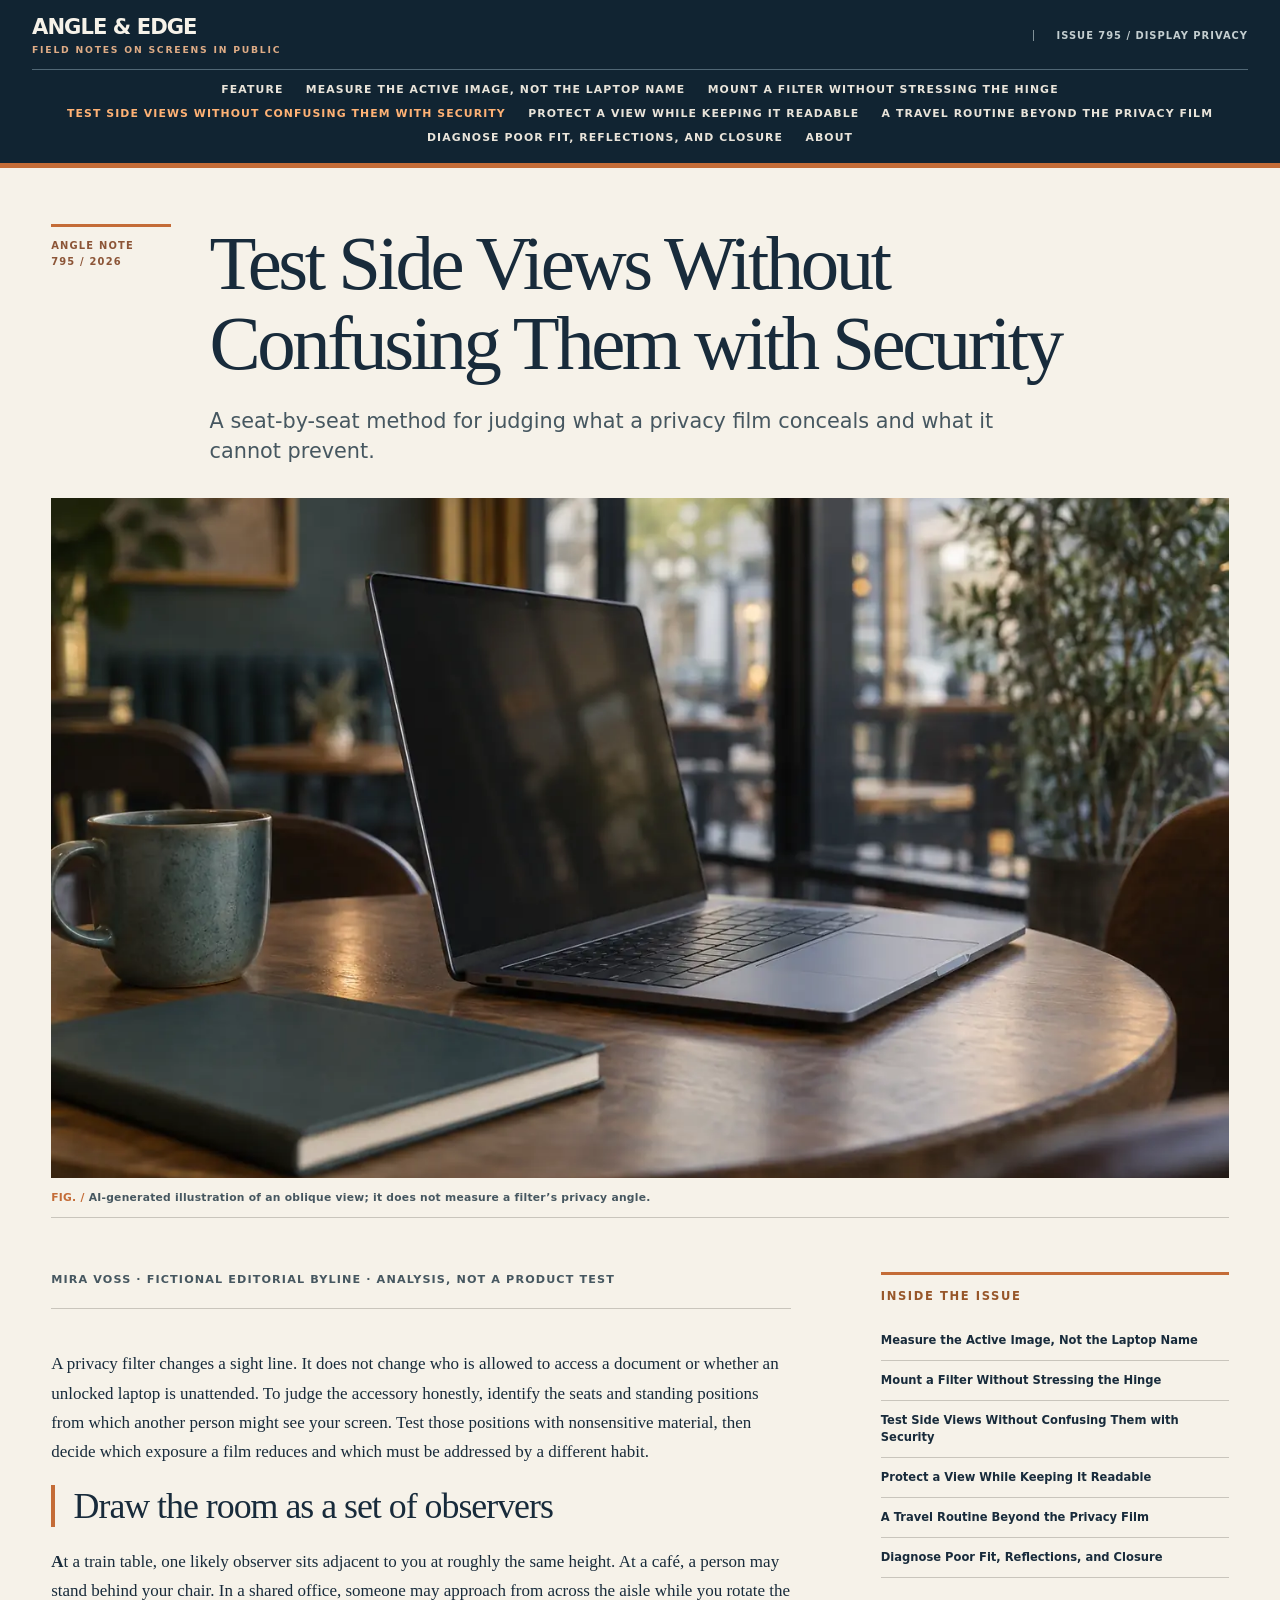
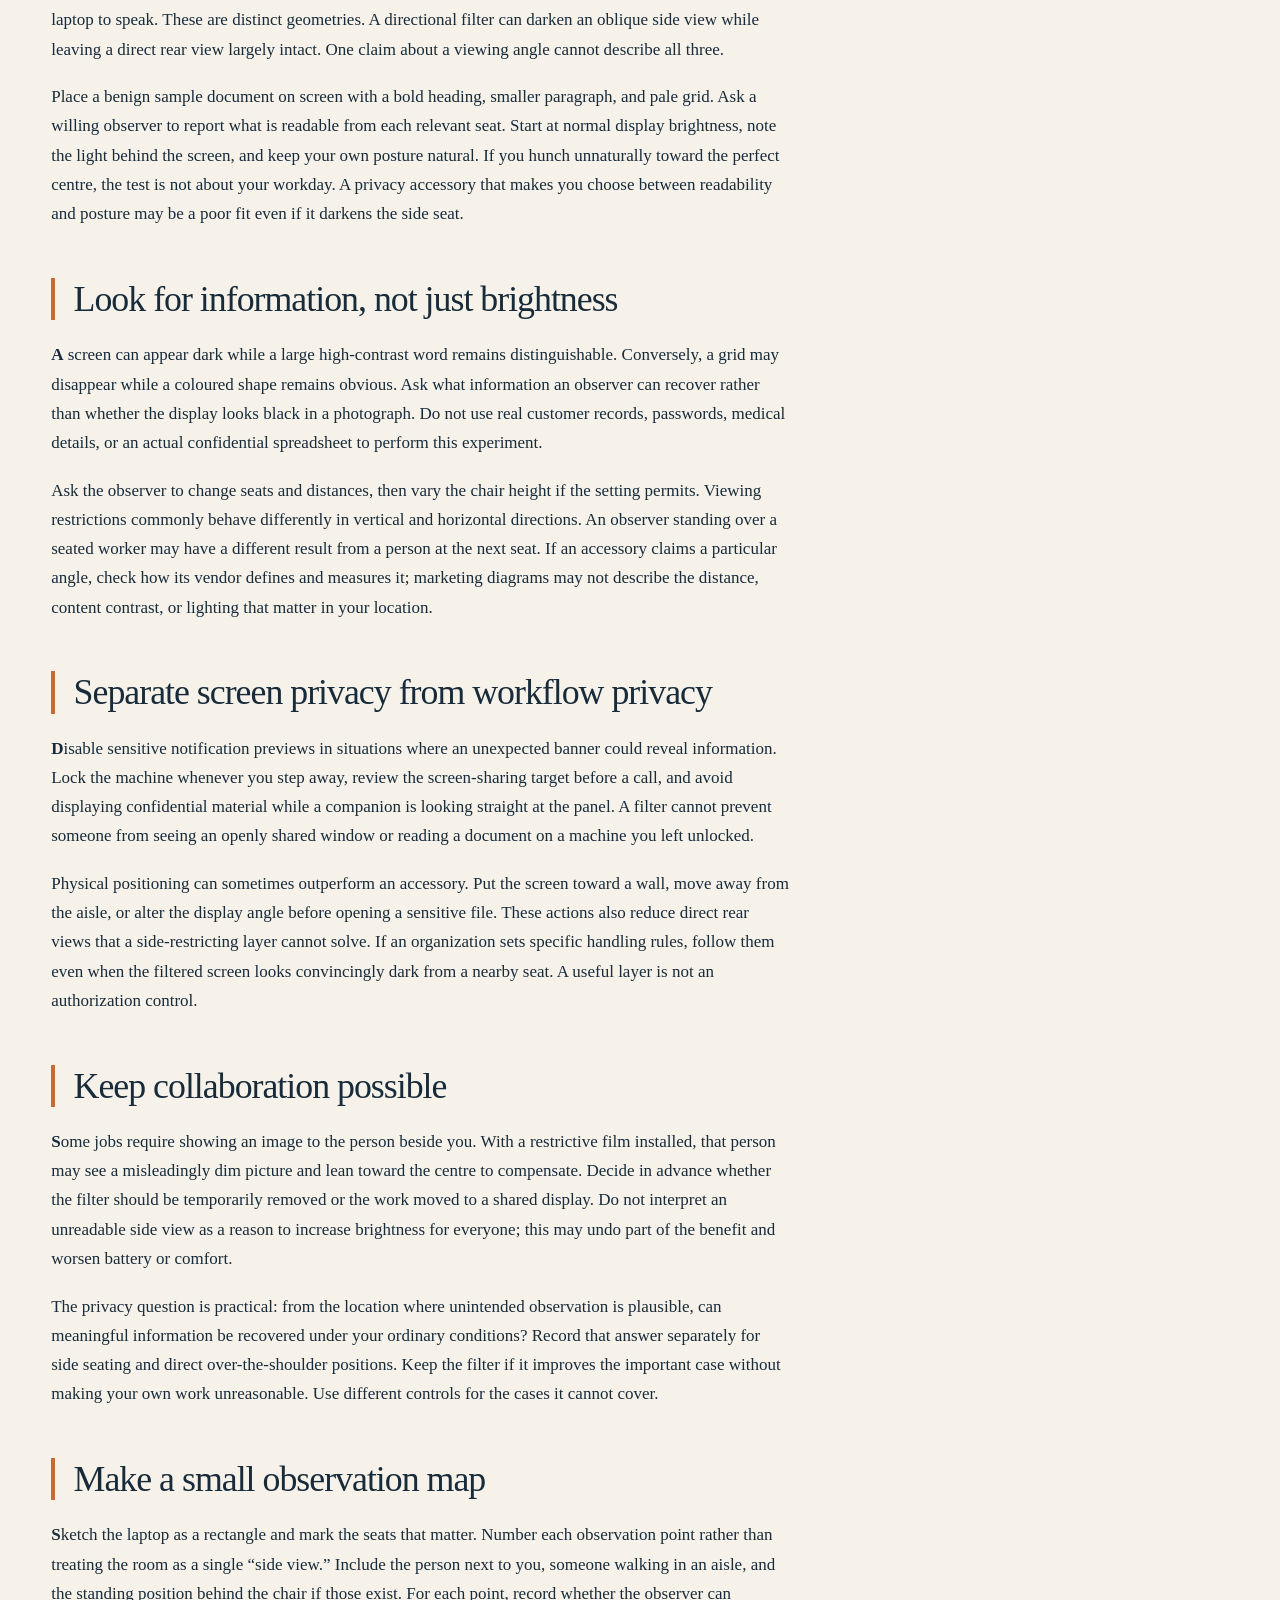
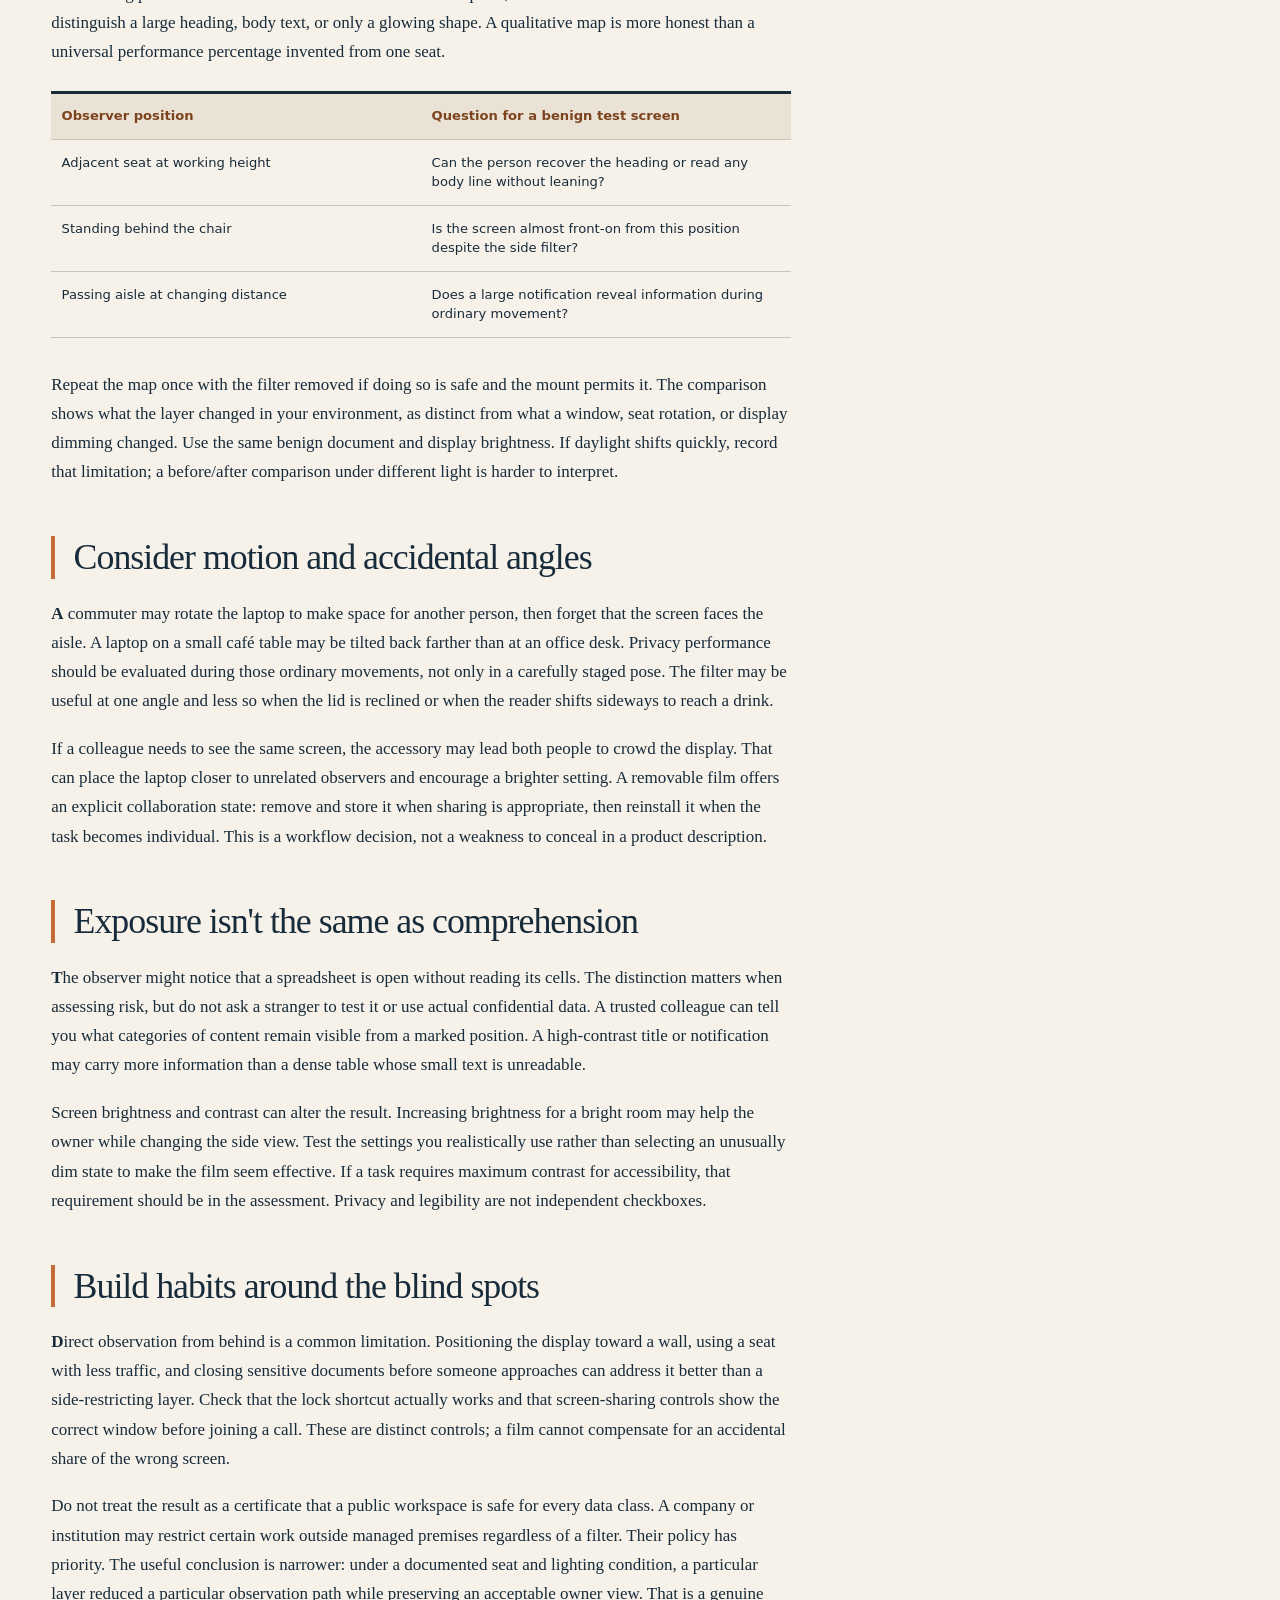
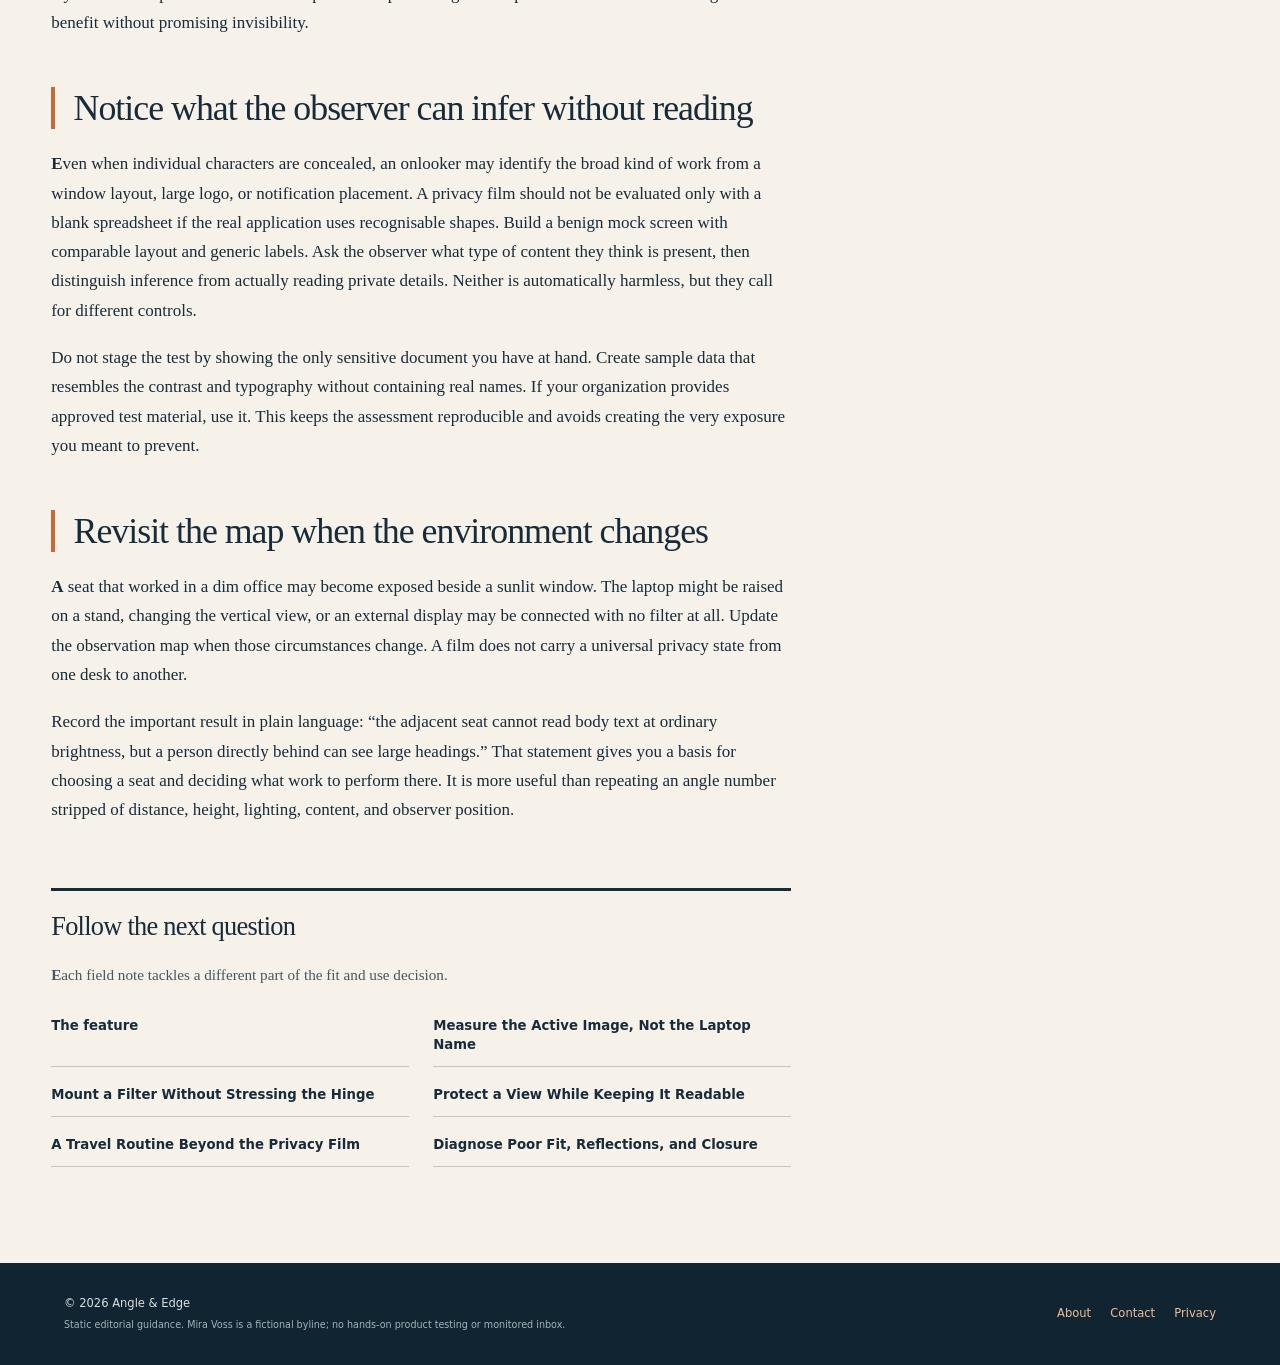
<file: sight-lines.html>
<!doctype html><html lang="en"><head><meta charset="utf-8"><meta name="viewport" content="width=device-width, initial-scale=1"><title>Test Side Views Without Confusing Them with Security | Angle & Edge</title><meta name="description" content="A seat-by-seat method for judging what a privacy film conceals and what it cannot prevent."><link rel="icon" href="data:image/svg+xml,%3Csvg xmlns=%22http://www.w3.org/2000/svg%22 viewBox=%220 0 64 64%22%3E%3Crect width=%2264%22 height=%2264%22 fill=%22%23112432%22/%3E%3Cpath d=%22M12 51 32 12 52 51M21 35h22%22 fill=%22none%22 stroke=%22%23e39b56%22 stroke-width=%225%22/%3E%3C/svg%3E"><link rel="canonical" href="https://armaragex.github.io/lestallion-zenbook-privacy-filter-795/sight-lines.html"><meta property="og:type" content="article"><meta property="og:title" content="Test Side Views Without Confusing Them with Security"><meta property="og:description" content="A seat-by-seat method for judging what a privacy film conceals and what it cannot prevent."><meta property="og:url" content="https://armaragex.github.io/lestallion-zenbook-privacy-filter-795/sight-lines.html"><meta property="og:image" content="https://armaragex.github.io/lestallion-zenbook-privacy-filter-795/side-view.webp"><script type="application/ld+json">{"@context":"https://schema.org","@type":"Article","headline":"Test Side Views Without Confusing Them with Security","description":"A seat-by-seat method for judging what a privacy film conceals and what it cannot prevent.","datePublished":"2026-09-29","dateModified":"2026-09-29","author":{"@type":"Person","name":"Mira Voss","description":"Disclosed fictional editorial byline, not a real person"},"publisher":{"@type":"Organization","name":"Angle & Edge","description":"Static editorial publication with a disclosed fictional byline"},"mainEntityOfPage":"https://armaragex.github.io/lestallion-zenbook-privacy-filter-795/sight-lines.html"}</script><link rel="stylesheet" href="style.css"><script src="site.js" defer></script></head><body><a class="skip" href="#content">Skip to content</a><header class="mast"><div class="mast-inner"><a class="mark" href="index.html">ANGLE &amp; EDGE<span>Field notes on screens in public</span></a><button class="menu-toggle" aria-controls="primary-nav" aria-expanded="false" type="button">Menu</button><nav class="nav" id="primary-nav" aria-label="Primary navigation"><a href="index.html">Feature</a><a href="measure-screen.html">Measure the Active Image, Not the Laptop Name</a><a href="mounting-methods.html">Mount a Filter Without Stressing the Hinge</a><a href="sight-lines.html" aria-current="page">Test Side Views Without Confusing Them with Security</a><a href="display-comfort.html">Protect a View While Keeping It Readable</a><a href="travel-workflow.html">A Travel Routine Beyond the Privacy Film</a><a href="troubleshooting.html">Diagnose Poor Fit, Reflections, and Closure</a><a href="about.html">About</a></nav><span class="edition">Issue 795 / display privacy</span></div></header><div class="hero"><div class="hero-head"><div class="eyebrow">Angle note<br>795 / 2026</div><div><h1>Test Side Views Without Confusing Them with Security</h1><p class="dek">A seat-by-seat method for judging what a privacy film conceals and what it cannot prevent.</p></div></div><figure class="hero-figure"><img src="side-view.webp" alt="Generic laptop seen at a dark oblique viewing angle in a café" width="1400" height="933" loading="eager" decoding="async" fetchpriority="high"><figcaption>AI-generated illustration of an oblique view; it does not measure a filter’s privacy angle.</figcaption></figure></div><div class="layout"><main id="content"><article class="article"><p class="byline">Mira Voss · fictional editorial byline · analysis, not a product test</p><p>A privacy filter changes a sight line. It does not change who is allowed to access a document or whether an unlocked laptop is unattended. To judge the accessory honestly, identify the seats and standing positions from which another person might see your screen. Test those positions with nonsensitive material, then decide which exposure a film reduces and which must be addressed by a different habit.</p><section><h2>Draw the room as a set of observers</h2><p>At a train table, one likely observer sits adjacent to you at roughly the same height. At a café, a person may stand behind your chair. In a shared office, someone may approach from across the aisle while you rotate the laptop to speak. These are distinct geometries. A directional filter can darken an oblique side view while leaving a direct rear view largely intact. One claim about a viewing angle cannot describe all three.</p><p>Place a benign sample document on screen with a bold heading, smaller paragraph, and pale grid. Ask a willing observer to report what is readable from each relevant seat. Start at normal display brightness, note the light behind the screen, and keep your own posture natural. If you hunch unnaturally toward the perfect centre, the test is not about your workday. A privacy accessory that makes you choose between readability and posture may be a poor fit even if it darkens the side seat.</p></section><section><h2>Look for information, not just brightness</h2><p>A screen can appear dark while a large high-contrast word remains distinguishable. Conversely, a grid may disappear while a coloured shape remains obvious. Ask what information an observer can recover rather than whether the display looks black in a photograph. Do not use real customer records, passwords, medical details, or an actual confidential spreadsheet to perform this experiment.</p><p>Ask the observer to change seats and distances, then vary the chair height if the setting permits. Viewing restrictions commonly behave differently in vertical and horizontal directions. An observer standing over a seated worker may have a different result from a person at the next seat. If an accessory claims a particular angle, check how its vendor defines and measures it; marketing diagrams may not describe the distance, content contrast, or lighting that matter in your location.</p></section><section><h2>Separate screen privacy from workflow privacy</h2><p>Disable sensitive notification previews in situations where an unexpected banner could reveal information. Lock the machine whenever you step away, review the screen-sharing target before a call, and avoid displaying confidential material while a companion is looking straight at the panel. A filter cannot prevent someone from seeing an openly shared window or reading a document on a machine you left unlocked.</p><p>Physical positioning can sometimes outperform an accessory. Put the screen toward a wall, move away from the aisle, or alter the display angle before opening a sensitive file. These actions also reduce direct rear views that a side-restricting layer cannot solve. If an organization sets specific handling rules, follow them even when the filtered screen looks convincingly dark from a nearby seat. A useful layer is not an authorization control.</p></section><section><h2>Keep collaboration possible</h2><p>Some jobs require showing an image to the person beside you. With a restrictive film installed, that person may see a misleadingly dim picture and lean toward the centre to compensate. Decide in advance whether the filter should be temporarily removed or the work moved to a shared display. Do not interpret an unreadable side view as a reason to increase brightness for everyone; this may undo part of the benefit and worsen battery or comfort.</p><p>The privacy question is practical: from the location where unintended observation is plausible, can meaningful information be recovered under your ordinary conditions? Record that answer separately for side seating and direct over-the-shoulder positions. Keep the filter if it improves the important case without making your own work unreasonable. Use different controls for the cases it cannot cover.</p></section><section><h2>Make a small observation map</h2><p>Sketch the laptop as a rectangle and mark the seats that matter. Number each observation point rather than treating the room as a single “side view.” Include the person next to you, someone walking in an aisle, and the standing position behind the chair if those exist. For each point, record whether the observer can distinguish a large heading, body text, or only a glowing shape. A qualitative map is more honest than a universal performance percentage invented from one seat.</p><div class="field-table"><table><thead><tr><th scope="col">Observer position</th><th scope="col">Question for a benign test screen</th></tr></thead><tbody><tr><td>Adjacent seat at working height</td><td>Can the person recover the heading or read any body line without leaning?</td></tr><tr><td>Standing behind the chair</td><td>Is the screen almost front-on from this position despite the side filter?</td></tr><tr><td>Passing aisle at changing distance</td><td>Does a large notification reveal information during ordinary movement?</td></tr></tbody></table></div><p>Repeat the map once with the filter removed if doing so is safe and the mount permits it. The comparison shows what the layer changed in your environment, as distinct from what a window, seat rotation, or display dimming changed. Use the same benign document and display brightness. If daylight shifts quickly, record that limitation; a before/after comparison under different light is harder to interpret.</p></section><section><h2>Consider motion and accidental angles</h2><p>A commuter may rotate the laptop to make space for another person, then forget that the screen faces the aisle. A laptop on a small café table may be tilted back farther than at an office desk. Privacy performance should be evaluated during those ordinary movements, not only in a carefully staged pose. The filter may be useful at one angle and less so when the lid is reclined or when the reader shifts sideways to reach a drink.</p><p>If a colleague needs to see the same screen, the accessory may lead both people to crowd the display. That can place the laptop closer to unrelated observers and encourage a brighter setting. A removable film offers an explicit collaboration state: remove and store it when sharing is appropriate, then reinstall it when the task becomes individual. This is a workflow decision, not a weakness to conceal in a product description.</p></section><section><h2>Exposure isn&#x27;t the same as comprehension</h2><p>The observer might notice that a spreadsheet is open without reading its cells. The distinction matters when assessing risk, but do not ask a stranger to test it or use actual confidential data. A trusted colleague can tell you what categories of content remain visible from a marked position. A high-contrast title or notification may carry more information than a dense table whose small text is unreadable.</p><p>Screen brightness and contrast can alter the result. Increasing brightness for a bright room may help the owner while changing the side view. Test the settings you realistically use rather than selecting an unusually dim state to make the film seem effective. If a task requires maximum contrast for accessibility, that requirement should be in the assessment. Privacy and legibility are not independent checkboxes.</p></section><section><h2>Build habits around the blind spots</h2><p>Direct observation from behind is a common limitation. Positioning the display toward a wall, using a seat with less traffic, and closing sensitive documents before someone approaches can address it better than a side-restricting layer. Check that the lock shortcut actually works and that screen-sharing controls show the correct window before joining a call. These are distinct controls; a film cannot compensate for an accidental share of the wrong screen.</p><p>Do not treat the result as a certificate that a public workspace is safe for every data class. A company or institution may restrict certain work outside managed premises regardless of a filter. Their policy has priority. The useful conclusion is narrower: under a documented seat and lighting condition, a particular layer reduced a particular observation path while preserving an acceptable owner view. That is a genuine benefit without promising invisibility.</p></section><section><h2>Notice what the observer can infer without reading</h2><p>Even when individual characters are concealed, an onlooker may identify the broad kind of work from a window layout, large logo, or notification placement. A privacy film should not be evaluated only with a blank spreadsheet if the real application uses recognisable shapes. Build a benign mock screen with comparable layout and generic labels. Ask the observer what type of content they think is present, then distinguish inference from actually reading private details. Neither is automatically harmless, but they call for different controls.</p><p>Do not stage the test by showing the only sensitive document you have at hand. Create sample data that resembles the contrast and typography without containing real names. If your organization provides approved test material, use it. This keeps the assessment reproducible and avoids creating the very exposure you meant to prevent.</p></section><section><h2>Revisit the map when the environment changes</h2><p>A seat that worked in a dim office may become exposed beside a sunlit window. The laptop might be raised on a stand, changing the vertical view, or an external display may be connected with no filter at all. Update the observation map when those circumstances change. A film does not carry a universal privacy state from one desk to another.</p><p>Record the important result in plain language: “the adjacent seat cannot read body text at ordinary brightness, but a person directly behind can see large headings.” That statement gives you a basis for choosing a seat and deciding what work to perform there. It is more useful than repeating an angle number stripped of distance, height, lighting, content, and observer position.</p></section><aside class="mesh"><h2>Follow the next question</h2><p>Each field note tackles a different part of the fit and use decision.</p><div class="mesh-grid"><a href="index.html">The feature</a><a href="measure-screen.html">Measure the Active Image, Not the Laptop Name</a><a href="mounting-methods.html">Mount a Filter Without Stressing the Hinge</a><a href="display-comfort.html">Protect a View While Keeping It Readable</a><a href="travel-workflow.html">A Travel Routine Beyond the Privacy Film</a><a href="troubleshooting.html">Diagnose Poor Fit, Reflections, and Closure</a></div></aside></article></main><aside class="rail" aria-label="Issue contents"><strong>Inside the issue</strong><a href="measure-screen.html">Measure the Active Image, Not the Laptop Name</a><a href="mounting-methods.html">Mount a Filter Without Stressing the Hinge</a><a href="sight-lines.html">Test Side Views Without Confusing Them with Security</a><a href="display-comfort.html">Protect a View While Keeping It Readable</a><a href="travel-workflow.html">A Travel Routine Beyond the Privacy Film</a><a href="troubleshooting.html">Diagnose Poor Fit, Reflections, and Closure</a></aside></div><footer class="foot"><div>© 2026 Angle & Edge<small>Static editorial guidance. Mira Voss is a fictional byline; no hands-on product testing or monitored inbox.</small></div><nav aria-label="Footer"><a href="about.html">About</a><a href="contact.html">Contact</a><a href="privacy.html">Privacy</a></nav></footer></body></html>
</file>
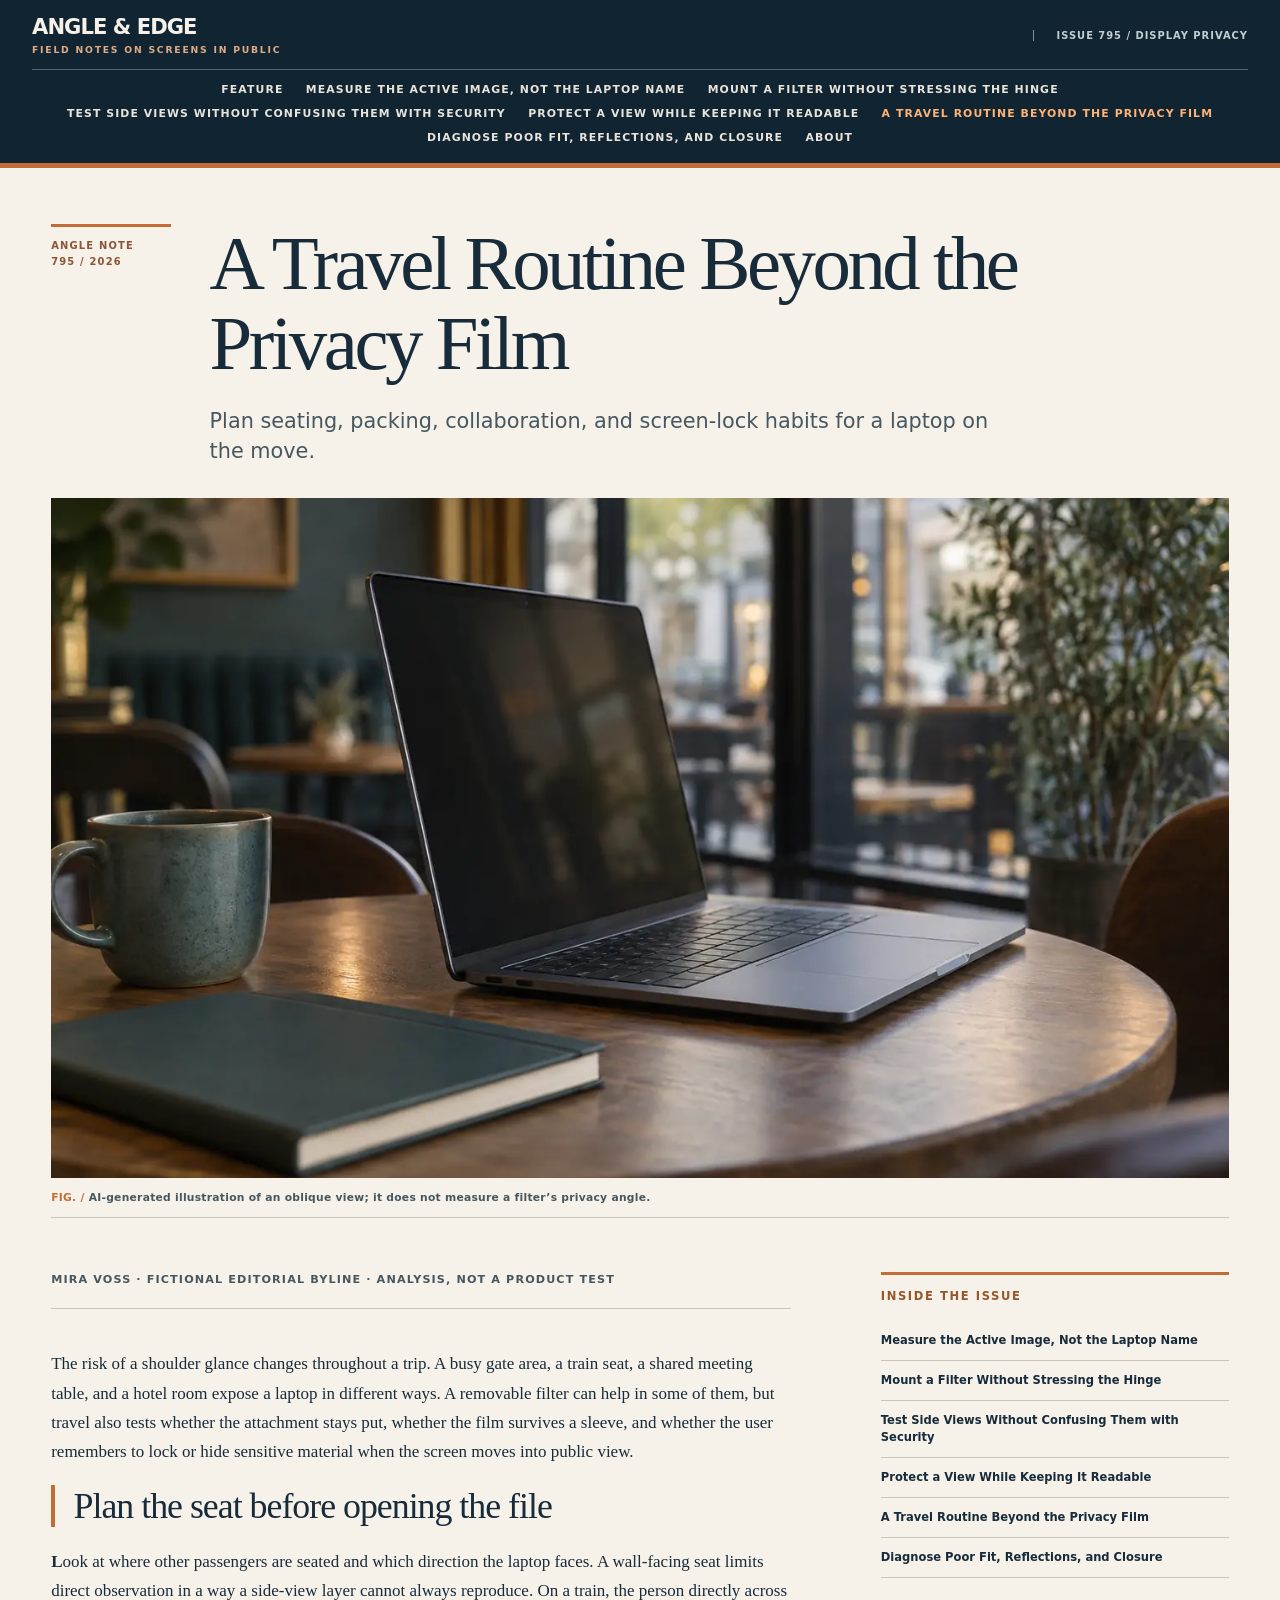
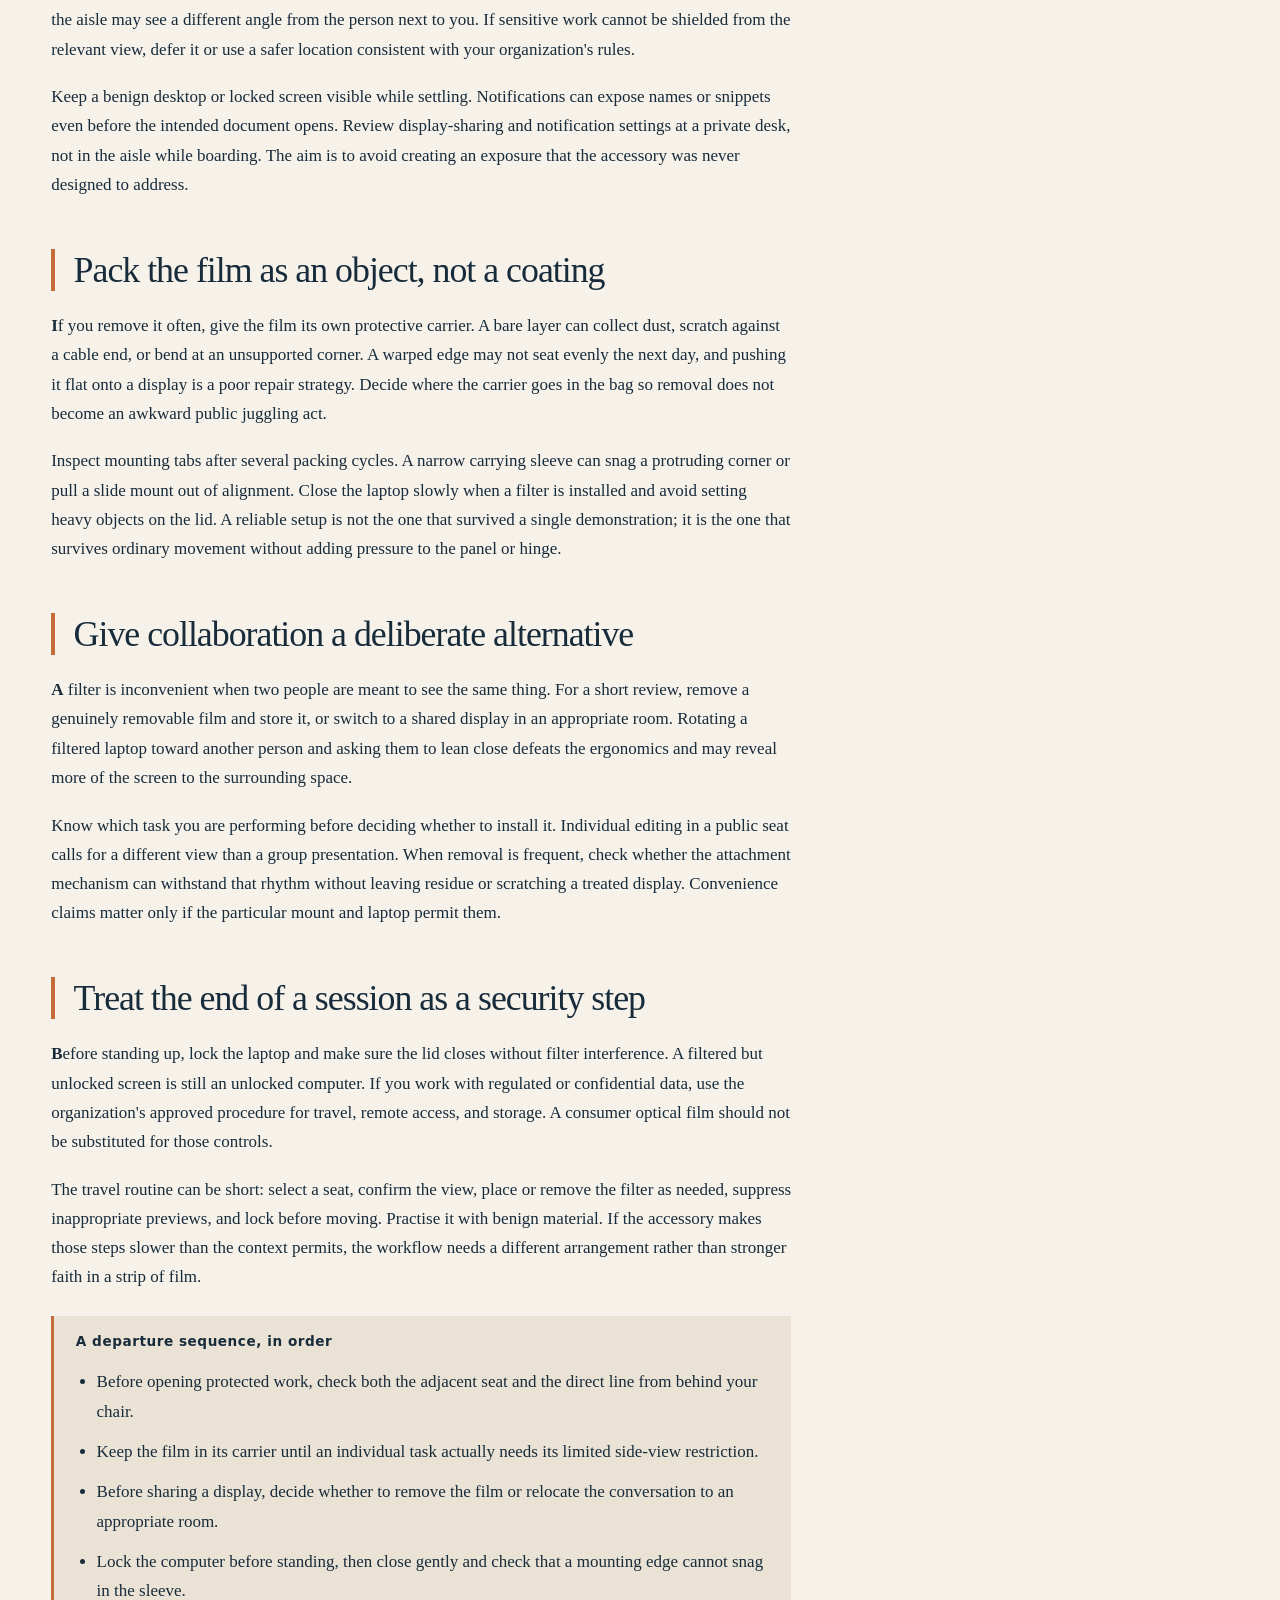
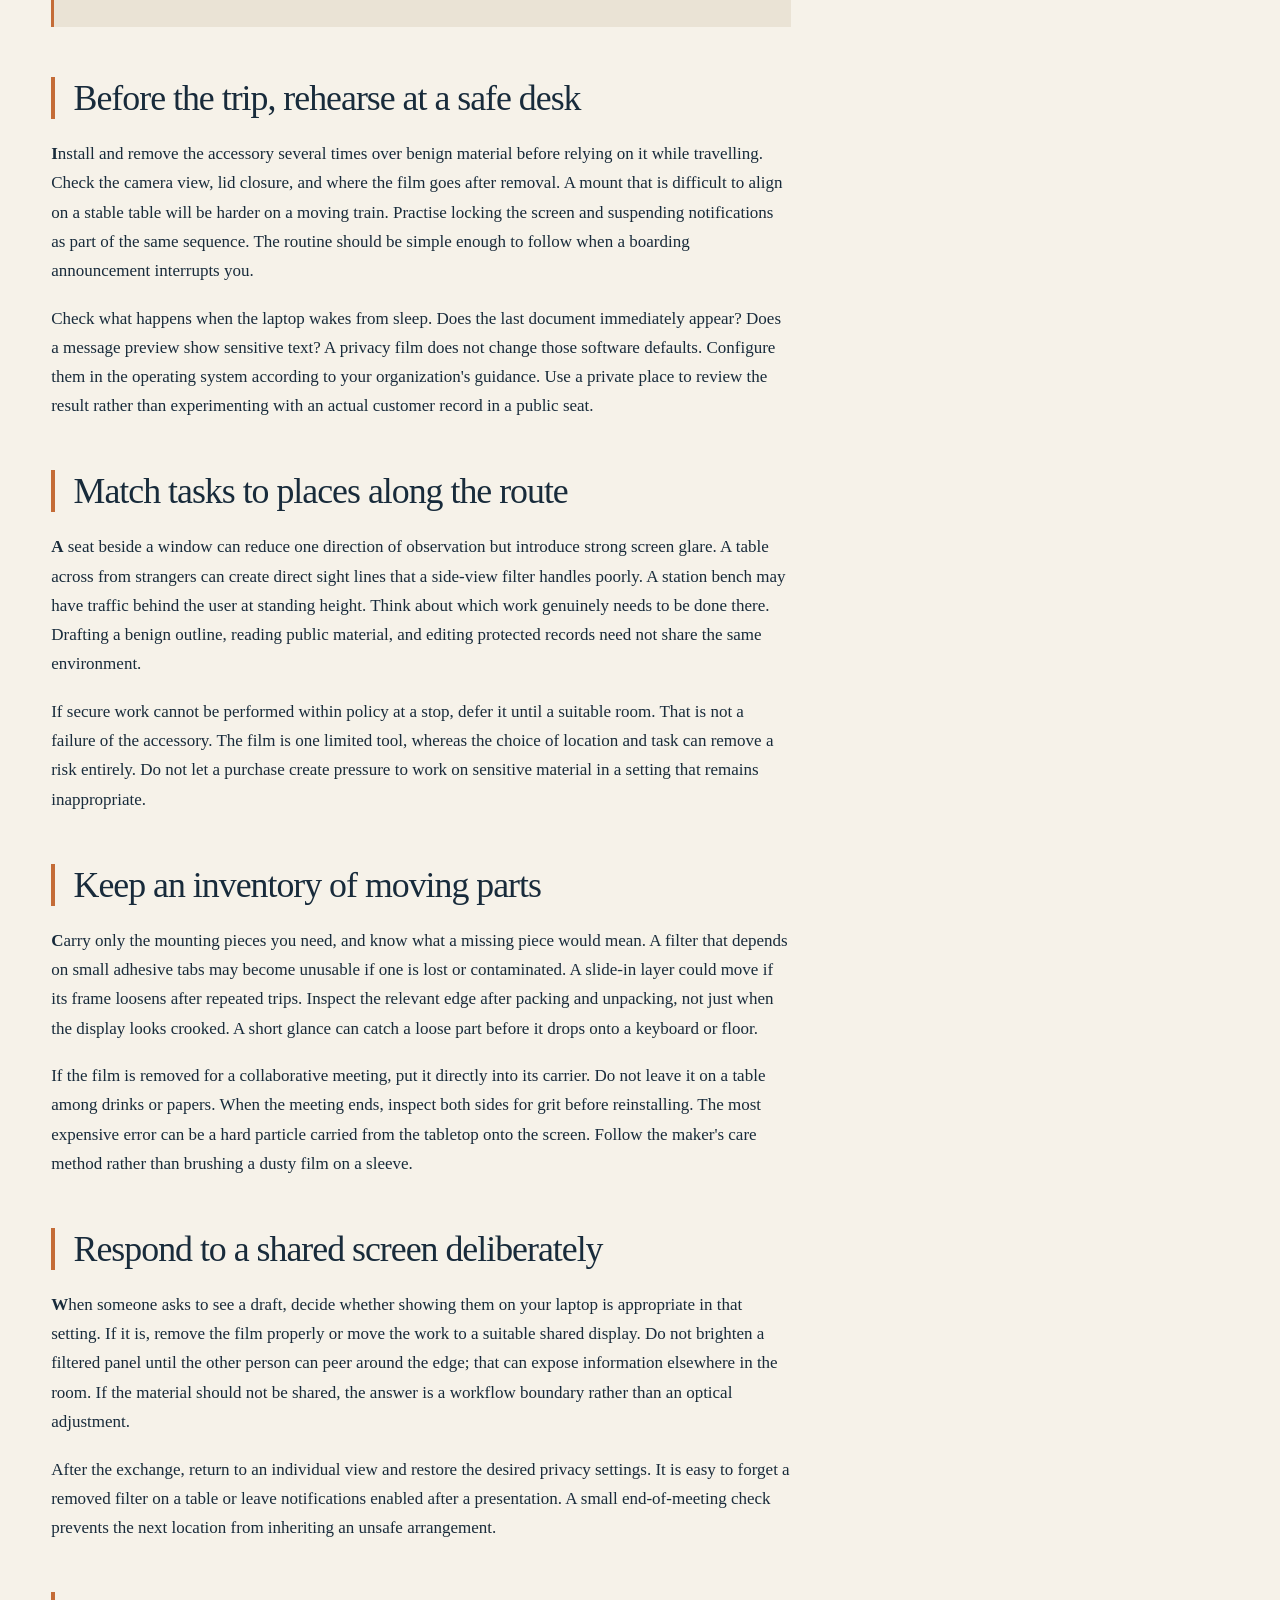
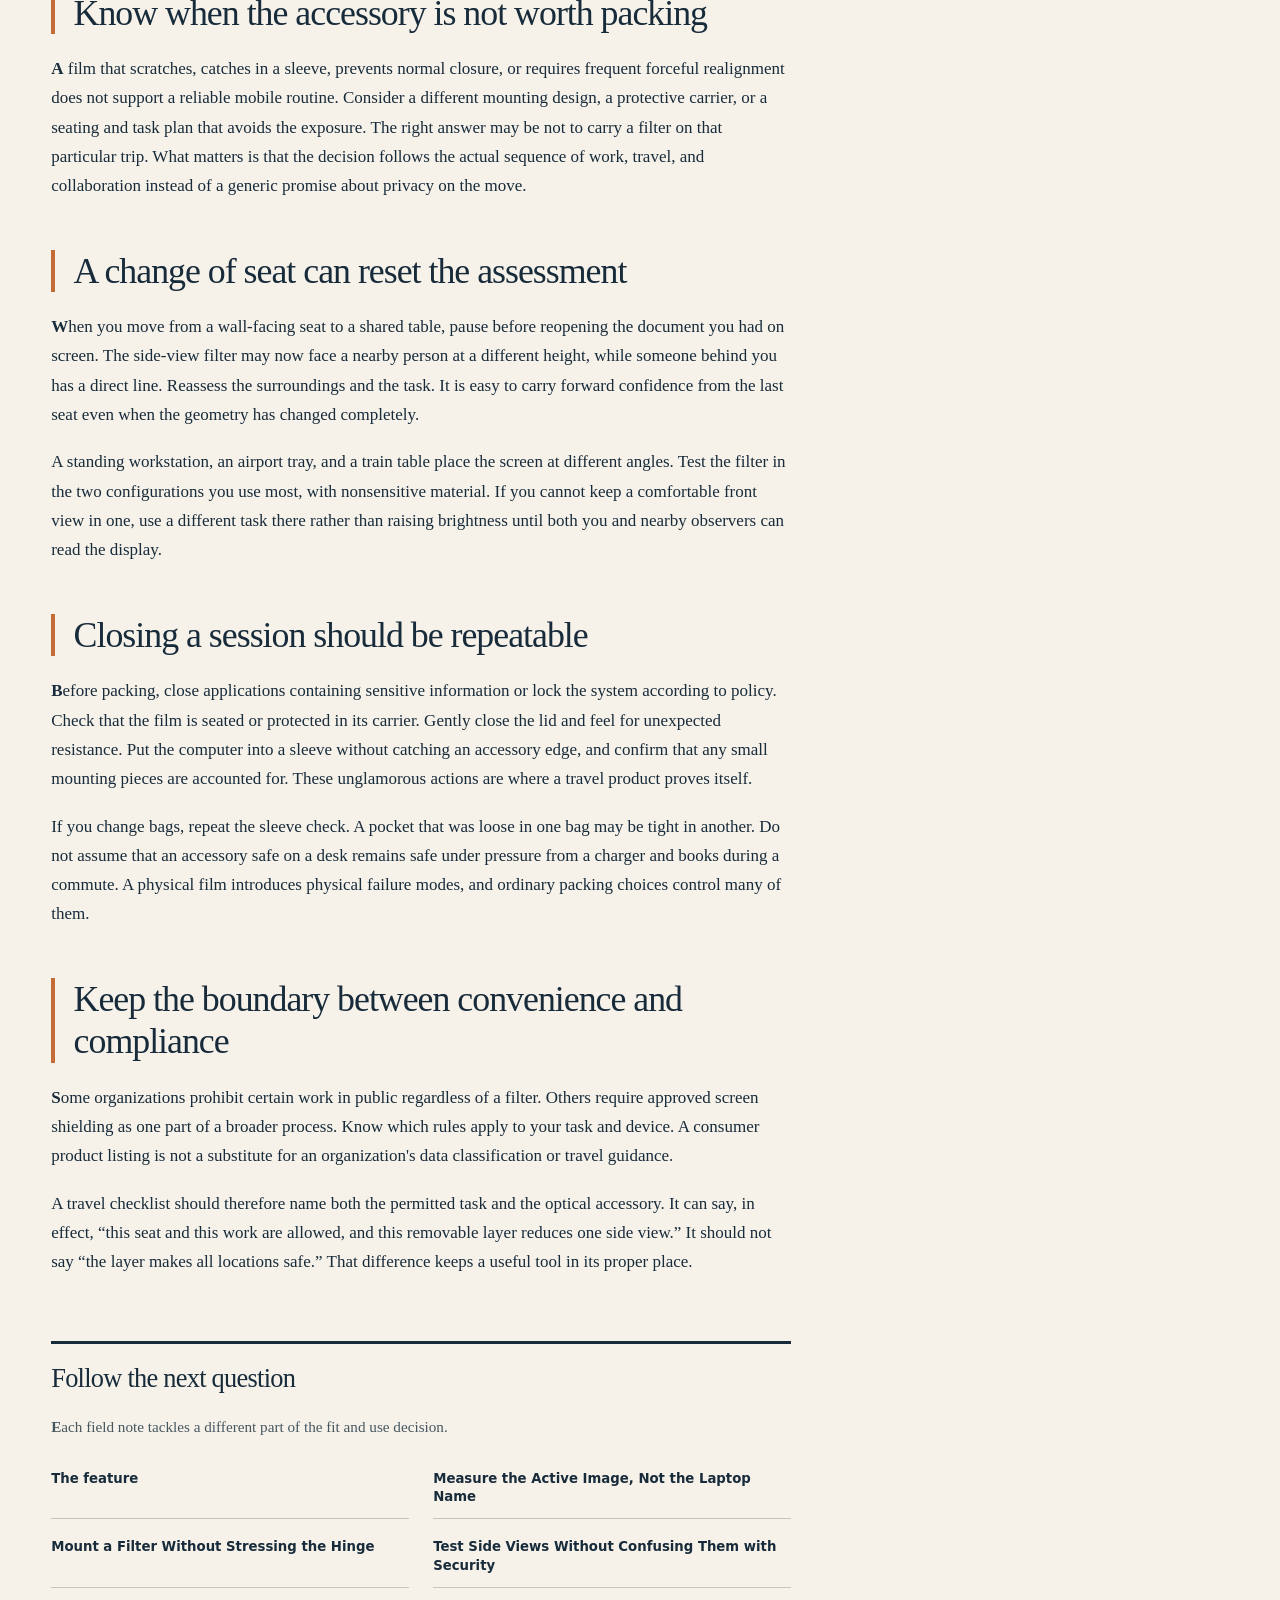
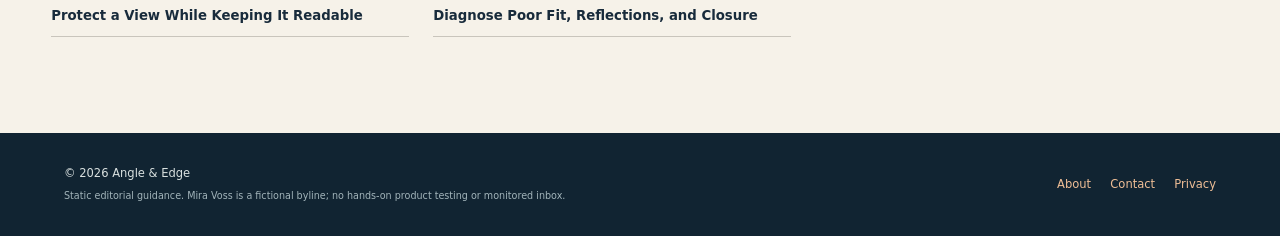
<file: travel-workflow.html>
<!doctype html><html lang="en"><head><meta charset="utf-8"><meta name="viewport" content="width=device-width, initial-scale=1"><title>A Travel Routine Beyond the Privacy Film | Angle & Edge</title><meta name="description" content="Plan seating, packing, collaboration, and screen-lock habits for a laptop on the move."><link rel="icon" href="data:image/svg+xml,%3Csvg xmlns=%22http://www.w3.org/2000/svg%22 viewBox=%220 0 64 64%22%3E%3Crect width=%2264%22 height=%2264%22 fill=%22%23112432%22/%3E%3Cpath d=%22M12 51 32 12 52 51M21 35h22%22 fill=%22none%22 stroke=%22%23e39b56%22 stroke-width=%225%22/%3E%3C/svg%3E"><link rel="canonical" href="https://armaragex.github.io/lestallion-zenbook-privacy-filter-795/travel-workflow.html"><meta property="og:type" content="article"><meta property="og:title" content="A Travel Routine Beyond the Privacy Film"><meta property="og:description" content="Plan seating, packing, collaboration, and screen-lock habits for a laptop on the move."><meta property="og:url" content="https://armaragex.github.io/lestallion-zenbook-privacy-filter-795/travel-workflow.html"><meta property="og:image" content="https://armaragex.github.io/lestallion-zenbook-privacy-filter-795/side-view.webp"><script type="application/ld+json">{"@context":"https://schema.org","@type":"Article","headline":"A Travel Routine Beyond the Privacy Film","description":"Plan seating, packing, collaboration, and screen-lock habits for a laptop on the move.","datePublished":"2026-09-29","dateModified":"2026-09-29","author":{"@type":"Person","name":"Mira Voss","description":"Disclosed fictional editorial byline, not a real person"},"publisher":{"@type":"Organization","name":"Angle & Edge","description":"Static editorial publication with a disclosed fictional byline"},"mainEntityOfPage":"https://armaragex.github.io/lestallion-zenbook-privacy-filter-795/travel-workflow.html"}</script><link rel="stylesheet" href="style.css"><script src="site.js" defer></script></head><body><a class="skip" href="#content">Skip to content</a><header class="mast"><div class="mast-inner"><a class="mark" href="index.html">ANGLE &amp; EDGE<span>Field notes on screens in public</span></a><button class="menu-toggle" aria-controls="primary-nav" aria-expanded="false" type="button">Menu</button><nav class="nav" id="primary-nav" aria-label="Primary navigation"><a href="index.html">Feature</a><a href="measure-screen.html">Measure the Active Image, Not the Laptop Name</a><a href="mounting-methods.html">Mount a Filter Without Stressing the Hinge</a><a href="sight-lines.html">Test Side Views Without Confusing Them with Security</a><a href="display-comfort.html">Protect a View While Keeping It Readable</a><a href="travel-workflow.html" aria-current="page">A Travel Routine Beyond the Privacy Film</a><a href="troubleshooting.html">Diagnose Poor Fit, Reflections, and Closure</a><a href="about.html">About</a></nav><span class="edition">Issue 795 / display privacy</span></div></header><div class="hero"><div class="hero-head"><div class="eyebrow">Angle note<br>795 / 2026</div><div><h1>A Travel Routine Beyond the Privacy Film</h1><p class="dek">Plan seating, packing, collaboration, and screen-lock habits for a laptop on the move.</p></div></div><figure class="hero-figure"><img src="side-view.webp" alt="Generic laptop seen at a dark oblique viewing angle in a café" width="1400" height="933" loading="eager" decoding="async" fetchpriority="high"><figcaption>AI-generated illustration of an oblique view; it does not measure a filter’s privacy angle.</figcaption></figure></div><div class="layout"><main id="content"><article class="article"><p class="byline">Mira Voss · fictional editorial byline · analysis, not a product test</p><p>The risk of a shoulder glance changes throughout a trip. A busy gate area, a train seat, a shared meeting table, and a hotel room expose a laptop in different ways. A removable filter can help in some of them, but travel also tests whether the attachment stays put, whether the film survives a sleeve, and whether the user remembers to lock or hide sensitive material when the screen moves into public view.</p><section><h2>Plan the seat before opening the file</h2><p>Look at where other passengers are seated and which direction the laptop faces. A wall-facing seat limits direct observation in a way a side-view layer cannot always reproduce. On a train, the person directly across the aisle may see a different angle from the person next to you. If sensitive work cannot be shielded from the relevant view, defer it or use a safer location consistent with your organization&#x27;s rules.</p><p>Keep a benign desktop or locked screen visible while settling. Notifications can expose names or snippets even before the intended document opens. Review display-sharing and notification settings at a private desk, not in the aisle while boarding. The aim is to avoid creating an exposure that the accessory was never designed to address.</p></section><section><h2>Pack the film as an object, not a coating</h2><p>If you remove it often, give the film its own protective carrier. A bare layer can collect dust, scratch against a cable end, or bend at an unsupported corner. A warped edge may not seat evenly the next day, and pushing it flat onto a display is a poor repair strategy. Decide where the carrier goes in the bag so removal does not become an awkward public juggling act.</p><p>Inspect mounting tabs after several packing cycles. A narrow carrying sleeve can snag a protruding corner or pull a slide mount out of alignment. Close the laptop slowly when a filter is installed and avoid setting heavy objects on the lid. A reliable setup is not the one that survived a single demonstration; it is the one that survives ordinary movement without adding pressure to the panel or hinge.</p></section><section><h2>Give collaboration a deliberate alternative</h2><p>A filter is inconvenient when two people are meant to see the same thing. For a short review, remove a genuinely removable film and store it, or switch to a shared display in an appropriate room. Rotating a filtered laptop toward another person and asking them to lean close defeats the ergonomics and may reveal more of the screen to the surrounding space.</p><p>Know which task you are performing before deciding whether to install it. Individual editing in a public seat calls for a different view than a group presentation. When removal is frequent, check whether the attachment mechanism can withstand that rhythm without leaving residue or scratching a treated display. Convenience claims matter only if the particular mount and laptop permit them.</p></section><section><h2>Treat the end of a session as a security step</h2><p>Before standing up, lock the laptop and make sure the lid closes without filter interference. A filtered but unlocked screen is still an unlocked computer. If you work with regulated or confidential data, use the organization&#x27;s approved procedure for travel, remote access, and storage. A consumer optical film should not be substituted for those controls.</p><p>The travel routine can be short: select a seat, confirm the view, place or remove the filter as needed, suppress inappropriate previews, and lock before moving. Practise it with benign material. If the accessory makes those steps slower than the context permits, the workflow needs a different arrangement rather than stronger faith in a strip of film.</p><div class="field-list"><h3>A departure sequence, in order</h3><ul><li>Before opening protected work, check both the adjacent seat and the direct line from behind your chair.</li><li>Keep the film in its carrier until an individual task actually needs its limited side-view restriction.</li><li>Before sharing a display, decide whether to remove the film or relocate the conversation to an appropriate room.</li><li>Lock the computer before standing, then close gently and check that a mounting edge cannot snag in the sleeve.</li></ul></div></section><section><h2>Before the trip, rehearse at a safe desk</h2><p>Install and remove the accessory several times over benign material before relying on it while travelling. Check the camera view, lid closure, and where the film goes after removal. A mount that is difficult to align on a stable table will be harder on a moving train. Practise locking the screen and suspending notifications as part of the same sequence. The routine should be simple enough to follow when a boarding announcement interrupts you.</p><p>Check what happens when the laptop wakes from sleep. Does the last document immediately appear? Does a message preview show sensitive text? A privacy film does not change those software defaults. Configure them in the operating system according to your organization&#x27;s guidance. Use a private place to review the result rather than experimenting with an actual customer record in a public seat.</p></section><section><h2>Match tasks to places along the route</h2><p>A seat beside a window can reduce one direction of observation but introduce strong screen glare. A table across from strangers can create direct sight lines that a side-view filter handles poorly. A station bench may have traffic behind the user at standing height. Think about which work genuinely needs to be done there. Drafting a benign outline, reading public material, and editing protected records need not share the same environment.</p><p>If secure work cannot be performed within policy at a stop, defer it until a suitable room. That is not a failure of the accessory. The film is one limited tool, whereas the choice of location and task can remove a risk entirely. Do not let a purchase create pressure to work on sensitive material in a setting that remains inappropriate.</p></section><section><h2>Keep an inventory of moving parts</h2><p>Carry only the mounting pieces you need, and know what a missing piece would mean. A filter that depends on small adhesive tabs may become unusable if one is lost or contaminated. A slide-in layer could move if its frame loosens after repeated trips. Inspect the relevant edge after packing and unpacking, not just when the display looks crooked. A short glance can catch a loose part before it drops onto a keyboard or floor.</p><p>If the film is removed for a collaborative meeting, put it directly into its carrier. Do not leave it on a table among drinks or papers. When the meeting ends, inspect both sides for grit before reinstalling. The most expensive error can be a hard particle carried from the tabletop onto the screen. Follow the maker&#x27;s care method rather than brushing a dusty film on a sleeve.</p></section><section><h2>Respond to a shared screen deliberately</h2><p>When someone asks to see a draft, decide whether showing them on your laptop is appropriate in that setting. If it is, remove the film properly or move the work to a suitable shared display. Do not brighten a filtered panel until the other person can peer around the edge; that can expose information elsewhere in the room. If the material should not be shared, the answer is a workflow boundary rather than an optical adjustment.</p><p>After the exchange, return to an individual view and restore the desired privacy settings. It is easy to forget a removed filter on a table or leave notifications enabled after a presentation. A small end-of-meeting check prevents the next location from inheriting an unsafe arrangement.</p></section><section><h2>Know when the accessory is not worth packing</h2><p>A film that scratches, catches in a sleeve, prevents normal closure, or requires frequent forceful realignment does not support a reliable mobile routine. Consider a different mounting design, a protective carrier, or a seating and task plan that avoids the exposure. The right answer may be not to carry a filter on that particular trip. What matters is that the decision follows the actual sequence of work, travel, and collaboration instead of a generic promise about privacy on the move.</p></section><section><h2>A change of seat can reset the assessment</h2><p>When you move from a wall-facing seat to a shared table, pause before reopening the document you had on screen. The side-view filter may now face a nearby person at a different height, while someone behind you has a direct line. Reassess the surroundings and the task. It is easy to carry forward confidence from the last seat even when the geometry has changed completely.</p><p>A standing workstation, an airport tray, and a train table place the screen at different angles. Test the filter in the two configurations you use most, with nonsensitive material. If you cannot keep a comfortable front view in one, use a different task there rather than raising brightness until both you and nearby observers can read the display.</p></section><section><h2>Closing a session should be repeatable</h2><p>Before packing, close applications containing sensitive information or lock the system according to policy. Check that the film is seated or protected in its carrier. Gently close the lid and feel for unexpected resistance. Put the computer into a sleeve without catching an accessory edge, and confirm that any small mounting pieces are accounted for. These unglamorous actions are where a travel product proves itself.</p><p>If you change bags, repeat the sleeve check. A pocket that was loose in one bag may be tight in another. Do not assume that an accessory safe on a desk remains safe under pressure from a charger and books during a commute. A physical film introduces physical failure modes, and ordinary packing choices control many of them.</p></section><section><h2>Keep the boundary between convenience and compliance</h2><p>Some organizations prohibit certain work in public regardless of a filter. Others require approved screen shielding as one part of a broader process. Know which rules apply to your task and device. A consumer product listing is not a substitute for an organization&#x27;s data classification or travel guidance.</p><p>A travel checklist should therefore name both the permitted task and the optical accessory. It can say, in effect, “this seat and this work are allowed, and this removable layer reduces one side view.” It should not say “the layer makes all locations safe.” That difference keeps a useful tool in its proper place.</p></section><aside class="mesh"><h2>Follow the next question</h2><p>Each field note tackles a different part of the fit and use decision.</p><div class="mesh-grid"><a href="index.html">The feature</a><a href="measure-screen.html">Measure the Active Image, Not the Laptop Name</a><a href="mounting-methods.html">Mount a Filter Without Stressing the Hinge</a><a href="sight-lines.html">Test Side Views Without Confusing Them with Security</a><a href="display-comfort.html">Protect a View While Keeping It Readable</a><a href="troubleshooting.html">Diagnose Poor Fit, Reflections, and Closure</a></div></aside></article></main><aside class="rail" aria-label="Issue contents"><strong>Inside the issue</strong><a href="measure-screen.html">Measure the Active Image, Not the Laptop Name</a><a href="mounting-methods.html">Mount a Filter Without Stressing the Hinge</a><a href="sight-lines.html">Test Side Views Without Confusing Them with Security</a><a href="display-comfort.html">Protect a View While Keeping It Readable</a><a href="travel-workflow.html">A Travel Routine Beyond the Privacy Film</a><a href="troubleshooting.html">Diagnose Poor Fit, Reflections, and Closure</a></aside></div><footer class="foot"><div>© 2026 Angle & Edge<small>Static editorial guidance. Mira Voss is a fictional byline; no hands-on product testing or monitored inbox.</small></div><nav aria-label="Footer"><a href="about.html">About</a><a href="contact.html">Contact</a><a href="privacy.html">Privacy</a></nav></footer></body></html>
</file>
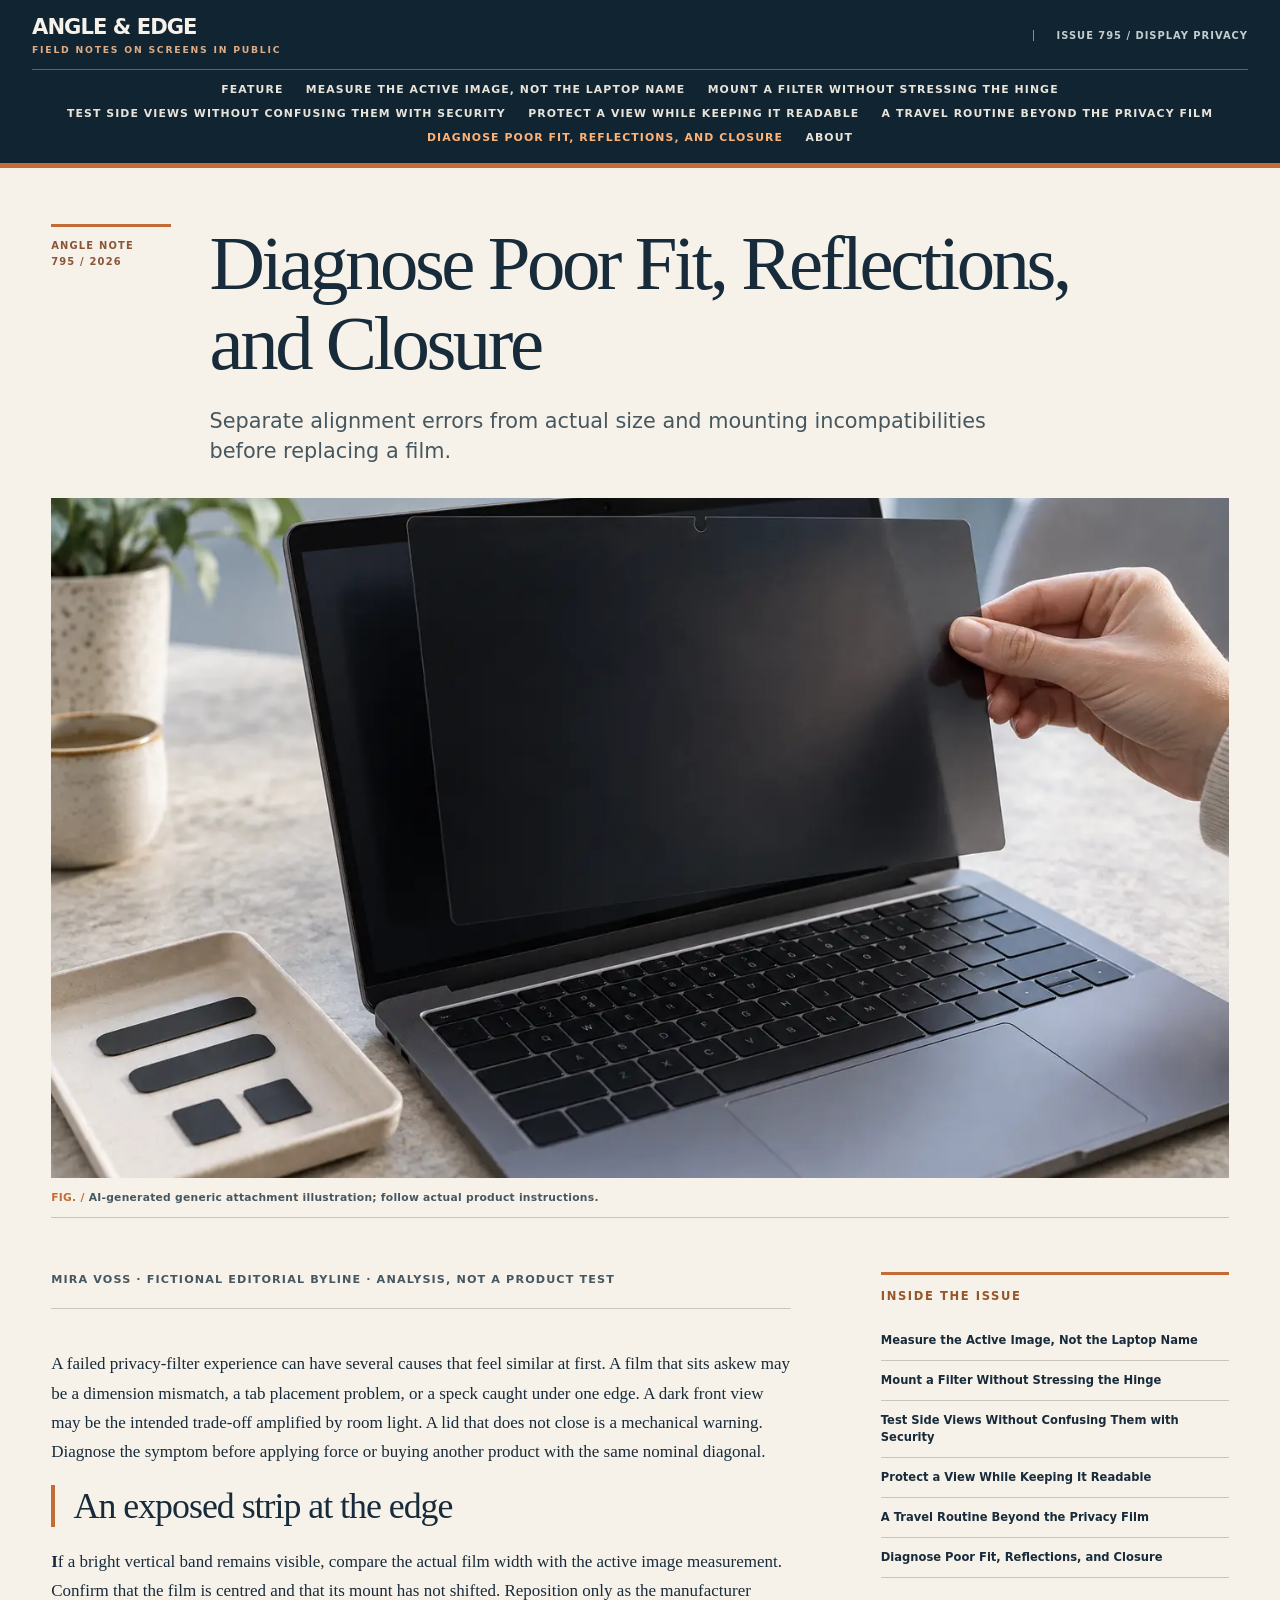
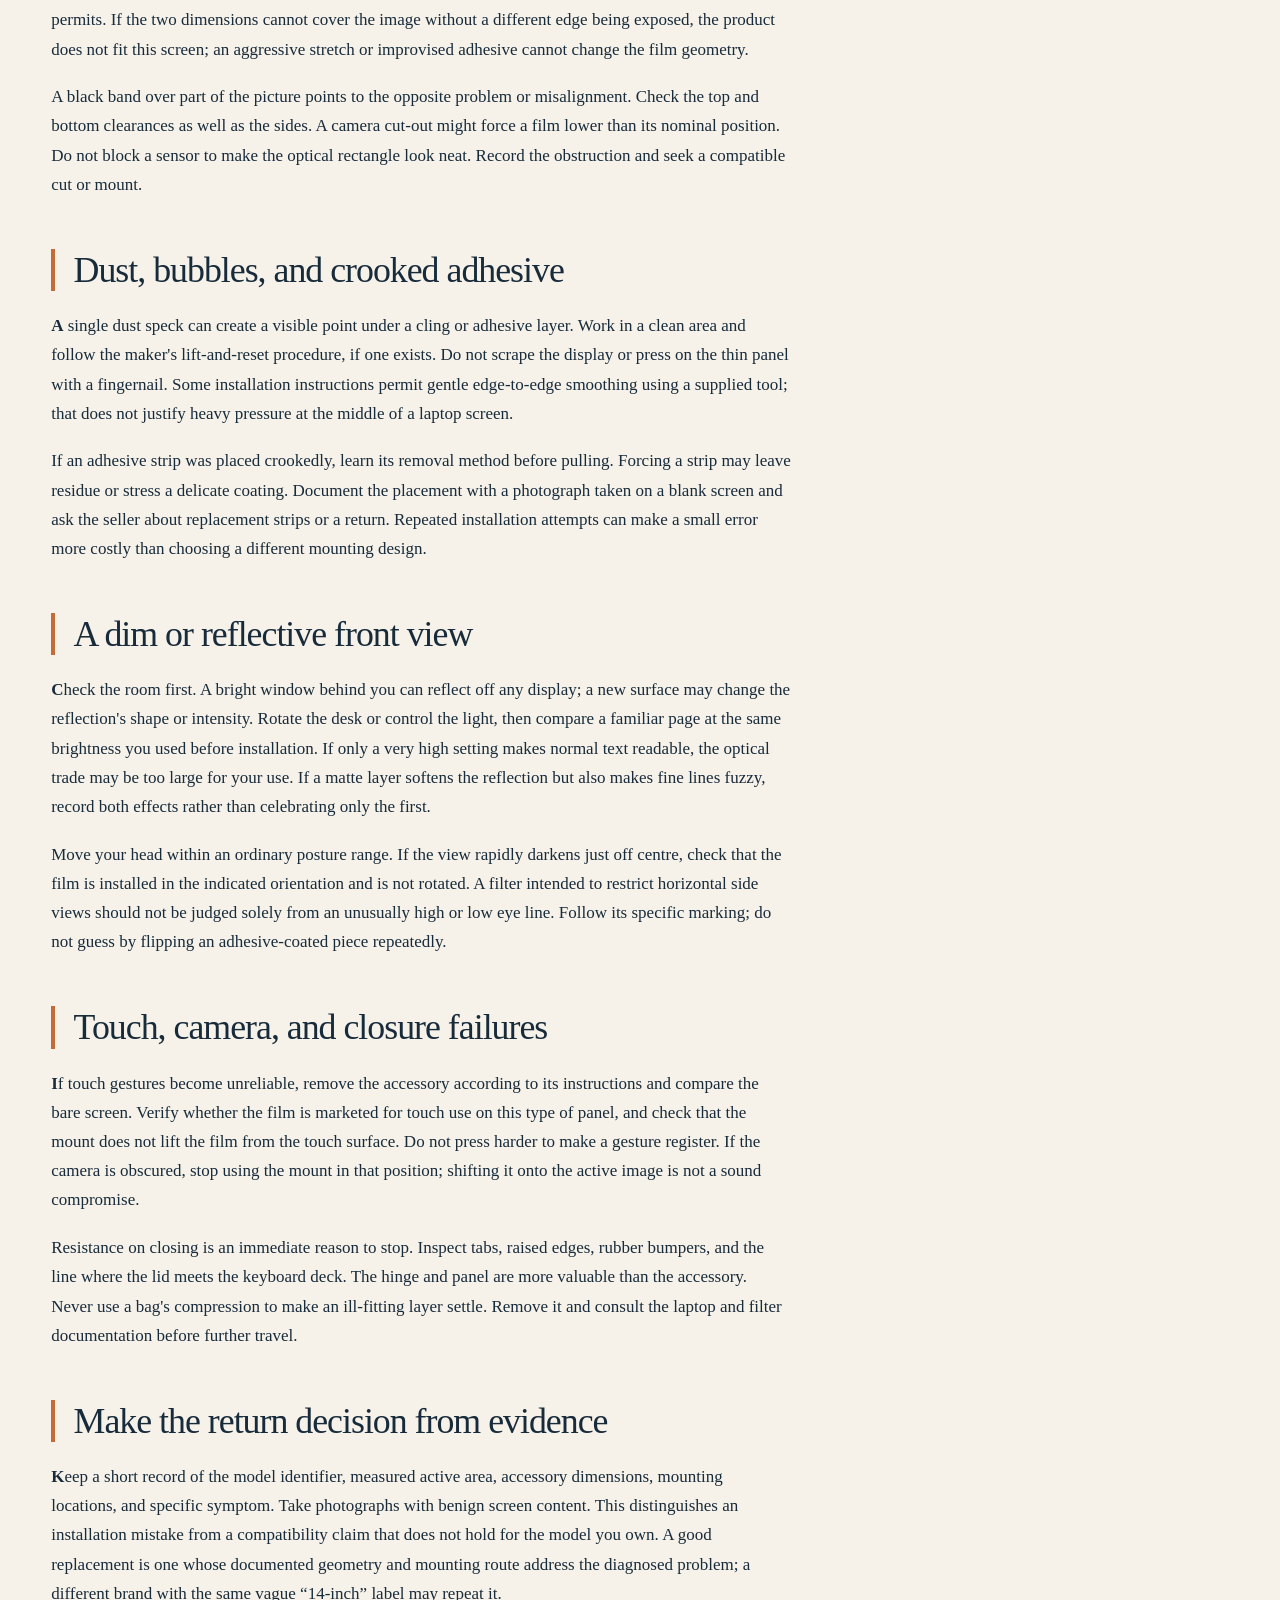
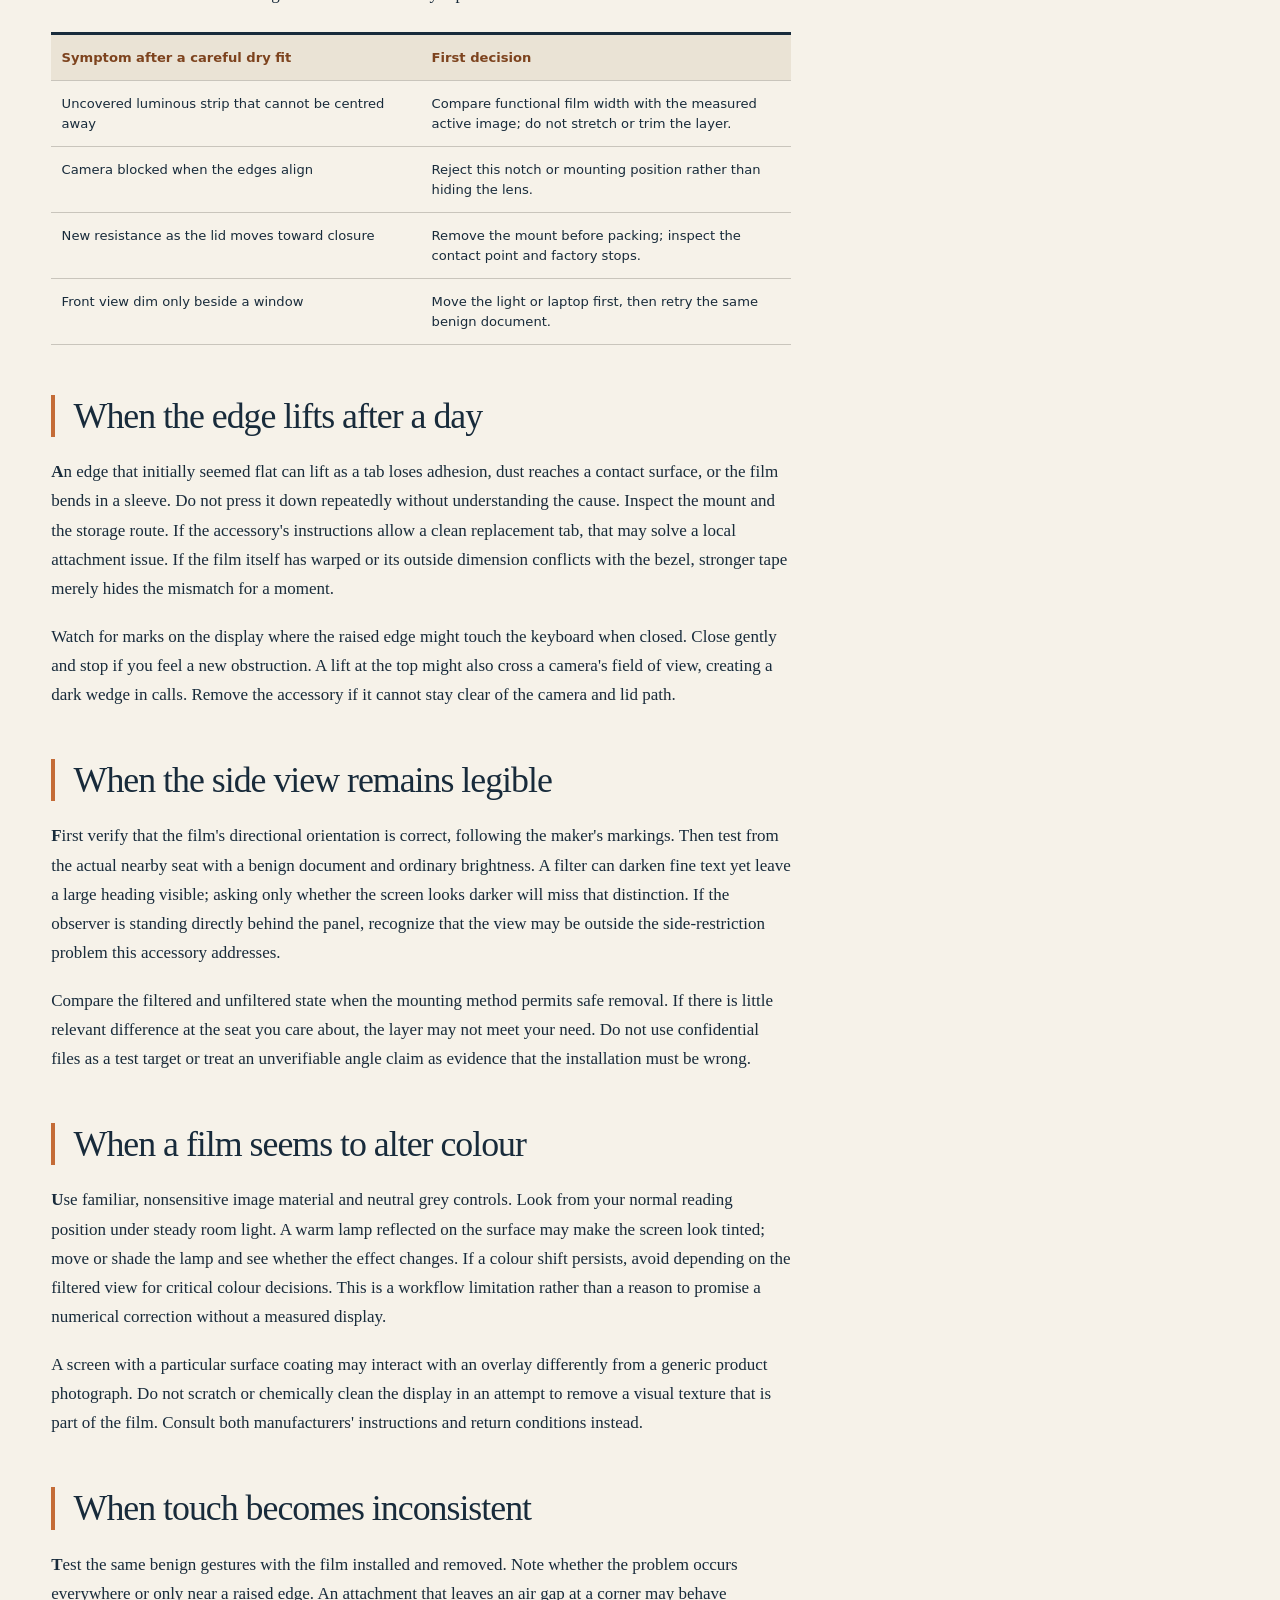
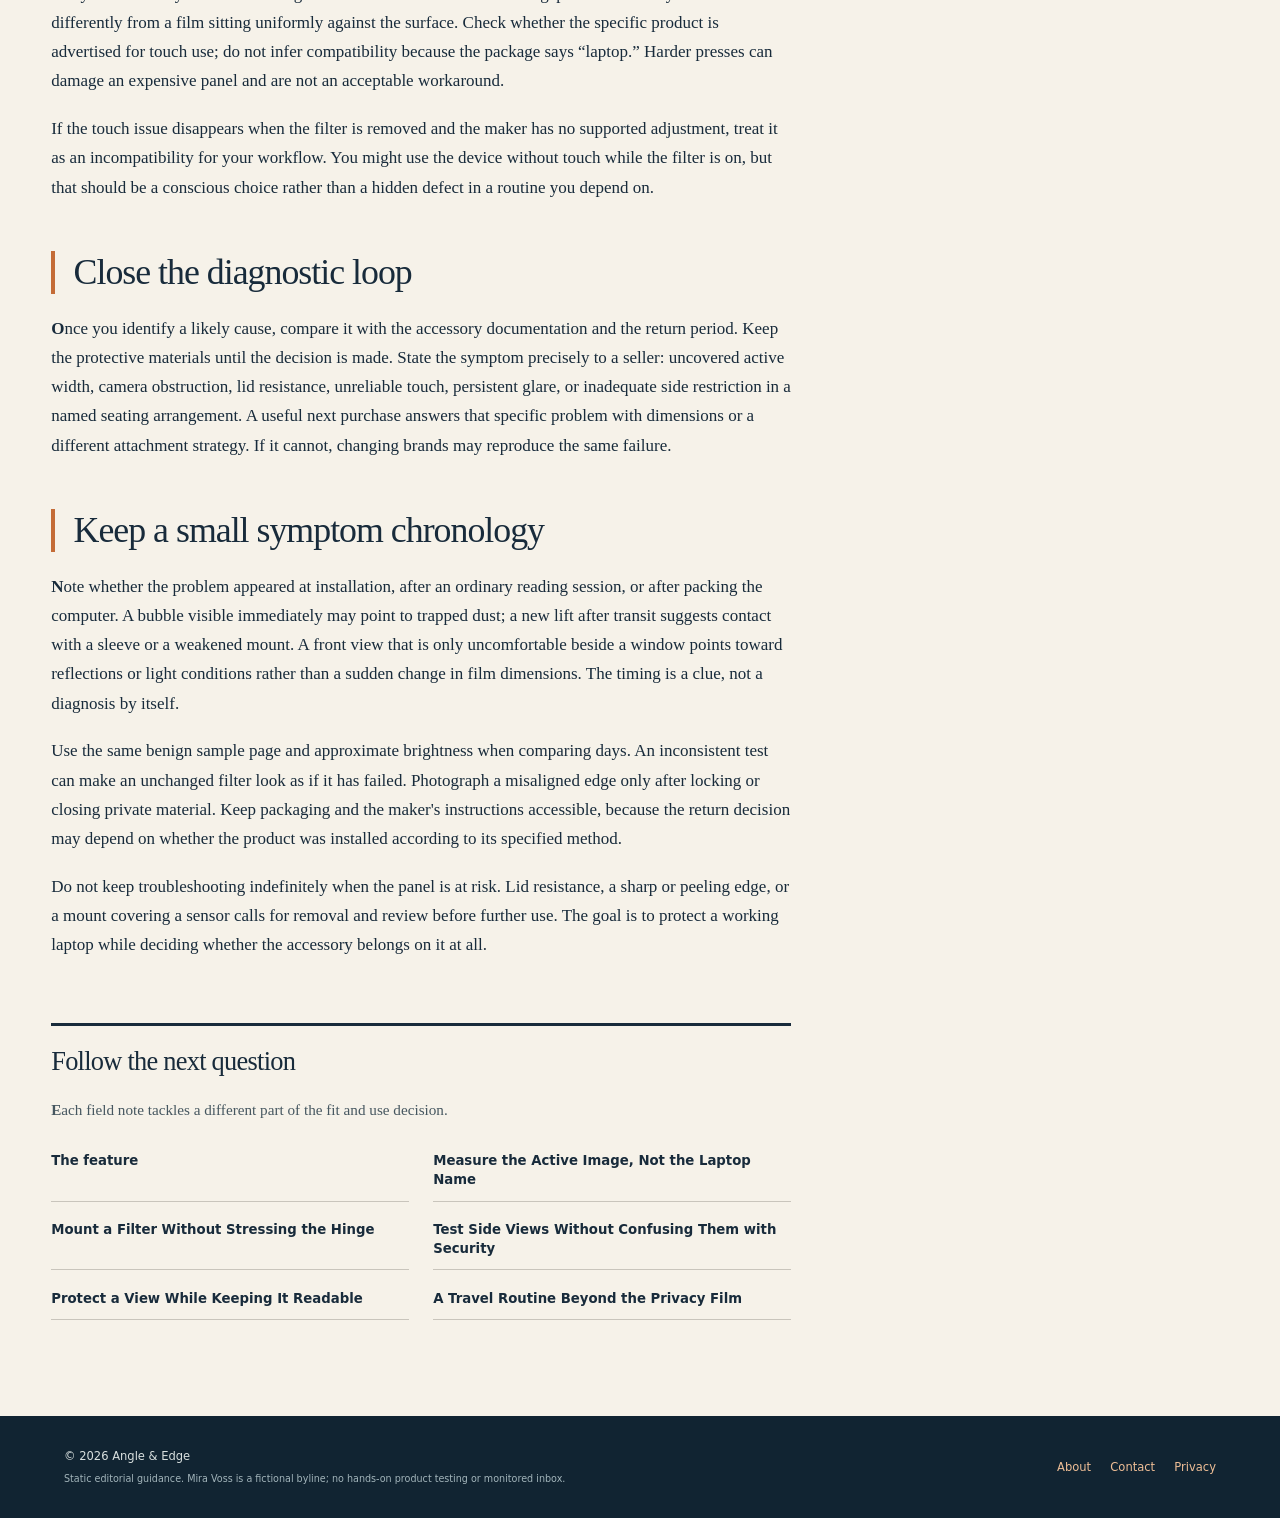
<file: troubleshooting.html>
<!doctype html><html lang="en"><head><meta charset="utf-8"><meta name="viewport" content="width=device-width, initial-scale=1"><title>Diagnose Poor Fit, Reflections, and Closure | Angle & Edge</title><meta name="description" content="Separate alignment errors from actual size and mounting incompatibilities before replacing a film."><link rel="icon" href="data:image/svg+xml,%3Csvg xmlns=%22http://www.w3.org/2000/svg%22 viewBox=%220 0 64 64%22%3E%3Crect width=%2264%22 height=%2264%22 fill=%22%23112432%22/%3E%3Cpath d=%22M12 51 32 12 52 51M21 35h22%22 fill=%22none%22 stroke=%22%23e39b56%22 stroke-width=%225%22/%3E%3C/svg%3E"><link rel="canonical" href="https://armaragex.github.io/lestallion-zenbook-privacy-filter-795/troubleshooting.html"><meta property="og:type" content="article"><meta property="og:title" content="Diagnose Poor Fit, Reflections, and Closure"><meta property="og:description" content="Separate alignment errors from actual size and mounting incompatibilities before replacing a film."><meta property="og:url" content="https://armaragex.github.io/lestallion-zenbook-privacy-filter-795/troubleshooting.html"><meta property="og:image" content="https://armaragex.github.io/lestallion-zenbook-privacy-filter-795/mounting.webp"><script type="application/ld+json">{"@context":"https://schema.org","@type":"Article","headline":"Diagnose Poor Fit, Reflections, and Closure","description":"Separate alignment errors from actual size and mounting incompatibilities before replacing a film.","datePublished":"2026-09-29","dateModified":"2026-09-29","author":{"@type":"Person","name":"Mira Voss","description":"Disclosed fictional editorial byline, not a real person"},"publisher":{"@type":"Organization","name":"Angle & Edge","description":"Static editorial publication with a disclosed fictional byline"},"mainEntityOfPage":"https://armaragex.github.io/lestallion-zenbook-privacy-filter-795/troubleshooting.html"}</script><link rel="stylesheet" href="style.css"><script src="site.js" defer></script></head><body><a class="skip" href="#content">Skip to content</a><header class="mast"><div class="mast-inner"><a class="mark" href="index.html">ANGLE &amp; EDGE<span>Field notes on screens in public</span></a><button class="menu-toggle" aria-controls="primary-nav" aria-expanded="false" type="button">Menu</button><nav class="nav" id="primary-nav" aria-label="Primary navigation"><a href="index.html">Feature</a><a href="measure-screen.html">Measure the Active Image, Not the Laptop Name</a><a href="mounting-methods.html">Mount a Filter Without Stressing the Hinge</a><a href="sight-lines.html">Test Side Views Without Confusing Them with Security</a><a href="display-comfort.html">Protect a View While Keeping It Readable</a><a href="travel-workflow.html">A Travel Routine Beyond the Privacy Film</a><a href="troubleshooting.html" aria-current="page">Diagnose Poor Fit, Reflections, and Closure</a><a href="about.html">About</a></nav><span class="edition">Issue 795 / display privacy</span></div></header><div class="hero"><div class="hero-head"><div class="eyebrow">Angle note<br>795 / 2026</div><div><h1>Diagnose Poor Fit, Reflections, and Closure</h1><p class="dek">Separate alignment errors from actual size and mounting incompatibilities before replacing a film.</p></div></div><figure class="hero-figure"><img src="mounting.webp" alt="Hand aligning a generic dark removable film with a laptop screen" width="1400" height="933" loading="eager" decoding="async" fetchpriority="high"><figcaption>AI-generated generic attachment illustration; follow actual product instructions.</figcaption></figure></div><div class="layout"><main id="content"><article class="article"><p class="byline">Mira Voss · fictional editorial byline · analysis, not a product test</p><p>A failed privacy-filter experience can have several causes that feel similar at first. A film that sits askew may be a dimension mismatch, a tab placement problem, or a speck caught under one edge. A dark front view may be the intended trade-off amplified by room light. A lid that does not close is a mechanical warning. Diagnose the symptom before applying force or buying another product with the same nominal diagonal.</p><section><h2>An exposed strip at the edge</h2><p>If a bright vertical band remains visible, compare the actual film width with the active image measurement. Confirm that the film is centred and that its mount has not shifted. Reposition only as the manufacturer permits. If the two dimensions cannot cover the image without a different edge being exposed, the product does not fit this screen; an aggressive stretch or improvised adhesive cannot change the film geometry.</p><p>A black band over part of the picture points to the opposite problem or misalignment. Check the top and bottom clearances as well as the sides. A camera cut-out might force a film lower than its nominal position. Do not block a sensor to make the optical rectangle look neat. Record the obstruction and seek a compatible cut or mount.</p></section><section><h2>Dust, bubbles, and crooked adhesive</h2><p>A single dust speck can create a visible point under a cling or adhesive layer. Work in a clean area and follow the maker&#x27;s lift-and-reset procedure, if one exists. Do not scrape the display or press on the thin panel with a fingernail. Some installation instructions permit gentle edge-to-edge smoothing using a supplied tool; that does not justify heavy pressure at the middle of a laptop screen.</p><p>If an adhesive strip was placed crookedly, learn its removal method before pulling. Forcing a strip may leave residue or stress a delicate coating. Document the placement with a photograph taken on a blank screen and ask the seller about replacement strips or a return. Repeated installation attempts can make a small error more costly than choosing a different mounting design.</p></section><section><h2>A dim or reflective front view</h2><p>Check the room first. A bright window behind you can reflect off any display; a new surface may change the reflection&#x27;s shape or intensity. Rotate the desk or control the light, then compare a familiar page at the same brightness you used before installation. If only a very high setting makes normal text readable, the optical trade may be too large for your use. If a matte layer softens the reflection but also makes fine lines fuzzy, record both effects rather than celebrating only the first.</p><p>Move your head within an ordinary posture range. If the view rapidly darkens just off centre, check that the film is installed in the indicated orientation and is not rotated. A filter intended to restrict horizontal side views should not be judged solely from an unusually high or low eye line. Follow its specific marking; do not guess by flipping an adhesive-coated piece repeatedly.</p></section><section><h2>Touch, camera, and closure failures</h2><p>If touch gestures become unreliable, remove the accessory according to its instructions and compare the bare screen. Verify whether the film is marketed for touch use on this type of panel, and check that the mount does not lift the film from the touch surface. Do not press harder to make a gesture register. If the camera is obscured, stop using the mount in that position; shifting it onto the active image is not a sound compromise.</p><p>Resistance on closing is an immediate reason to stop. Inspect tabs, raised edges, rubber bumpers, and the line where the lid meets the keyboard deck. The hinge and panel are more valuable than the accessory. Never use a bag&#x27;s compression to make an ill-fitting layer settle. Remove it and consult the laptop and filter documentation before further travel.</p></section><section><h2>Make the return decision from evidence</h2><p>Keep a short record of the model identifier, measured active area, accessory dimensions, mounting locations, and specific symptom. Take photographs with benign screen content. This distinguishes an installation mistake from a compatibility claim that does not hold for the model you own. A good replacement is one whose documented geometry and mounting route address the diagnosed problem; a different brand with the same vague “14-inch” label may repeat it.</p><div class="field-table"><table><thead><tr><th scope="col">Symptom after a careful dry fit</th><th scope="col">First decision</th></tr></thead><tbody><tr><td>Uncovered luminous strip that cannot be centred away</td><td>Compare functional film width with the measured active image; do not stretch or trim the layer.</td></tr><tr><td>Camera blocked when the edges align</td><td>Reject this notch or mounting position rather than hiding the lens.</td></tr><tr><td>New resistance as the lid moves toward closure</td><td>Remove the mount before packing; inspect the contact point and factory stops.</td></tr><tr><td>Front view dim only beside a window</td><td>Move the light or laptop first, then retry the same benign document.</td></tr></tbody></table></div></section><section><h2>When the edge lifts after a day</h2><p>An edge that initially seemed flat can lift as a tab loses adhesion, dust reaches a contact surface, or the film bends in a sleeve. Do not press it down repeatedly without understanding the cause. Inspect the mount and the storage route. If the accessory&#x27;s instructions allow a clean replacement tab, that may solve a local attachment issue. If the film itself has warped or its outside dimension conflicts with the bezel, stronger tape merely hides the mismatch for a moment.</p><p>Watch for marks on the display where the raised edge might touch the keyboard when closed. Close gently and stop if you feel a new obstruction. A lift at the top might also cross a camera&#x27;s field of view, creating a dark wedge in calls. Remove the accessory if it cannot stay clear of the camera and lid path.</p></section><section><h2>When the side view remains legible</h2><p>First verify that the film&#x27;s directional orientation is correct, following the maker&#x27;s markings. Then test from the actual nearby seat with a benign document and ordinary brightness. A filter can darken fine text yet leave a large heading visible; asking only whether the screen looks darker will miss that distinction. If the observer is standing directly behind the panel, recognize that the view may be outside the side-restriction problem this accessory addresses.</p><p>Compare the filtered and unfiltered state when the mounting method permits safe removal. If there is little relevant difference at the seat you care about, the layer may not meet your need. Do not use confidential files as a test target or treat an unverifiable angle claim as evidence that the installation must be wrong.</p></section><section><h2>When a film seems to alter colour</h2><p>Use familiar, nonsensitive image material and neutral grey controls. Look from your normal reading position under steady room light. A warm lamp reflected on the surface may make the screen look tinted; move or shade the lamp and see whether the effect changes. If a colour shift persists, avoid depending on the filtered view for critical colour decisions. This is a workflow limitation rather than a reason to promise a numerical correction without a measured display.</p><p>A screen with a particular surface coating may interact with an overlay differently from a generic product photograph. Do not scratch or chemically clean the display in an attempt to remove a visual texture that is part of the film. Consult both manufacturers&#x27; instructions and return conditions instead.</p></section><section><h2>When touch becomes inconsistent</h2><p>Test the same benign gestures with the film installed and removed. Note whether the problem occurs everywhere or only near a raised edge. An attachment that leaves an air gap at a corner may behave differently from a film sitting uniformly against the surface. Check whether the specific product is advertised for touch use; do not infer compatibility because the package says “laptop.” Harder presses can damage an expensive panel and are not an acceptable workaround.</p><p>If the touch issue disappears when the filter is removed and the maker has no supported adjustment, treat it as an incompatibility for your workflow. You might use the device without touch while the filter is on, but that should be a conscious choice rather than a hidden defect in a routine you depend on.</p></section><section><h2>Close the diagnostic loop</h2><p>Once you identify a likely cause, compare it with the accessory documentation and the return period. Keep the protective materials until the decision is made. State the symptom precisely to a seller: uncovered active width, camera obstruction, lid resistance, unreliable touch, persistent glare, or inadequate side restriction in a named seating arrangement. A useful next purchase answers that specific problem with dimensions or a different attachment strategy. If it cannot, changing brands may reproduce the same failure.</p></section><section><h2>Keep a small symptom chronology</h2><p>Note whether the problem appeared at installation, after an ordinary reading session, or after packing the computer. A bubble visible immediately may point to trapped dust; a new lift after transit suggests contact with a sleeve or a weakened mount. A front view that is only uncomfortable beside a window points toward reflections or light conditions rather than a sudden change in film dimensions. The timing is a clue, not a diagnosis by itself.</p><p>Use the same benign sample page and approximate brightness when comparing days. An inconsistent test can make an unchanged filter look as if it has failed. Photograph a misaligned edge only after locking or closing private material. Keep packaging and the maker&#x27;s instructions accessible, because the return decision may depend on whether the product was installed according to its specified method.</p><p>Do not keep troubleshooting indefinitely when the panel is at risk. Lid resistance, a sharp or peeling edge, or a mount covering a sensor calls for removal and review before further use. The goal is to protect a working laptop while deciding whether the accessory belongs on it at all.</p></section><aside class="mesh"><h2>Follow the next question</h2><p>Each field note tackles a different part of the fit and use decision.</p><div class="mesh-grid"><a href="index.html">The feature</a><a href="measure-screen.html">Measure the Active Image, Not the Laptop Name</a><a href="mounting-methods.html">Mount a Filter Without Stressing the Hinge</a><a href="sight-lines.html">Test Side Views Without Confusing Them with Security</a><a href="display-comfort.html">Protect a View While Keeping It Readable</a><a href="travel-workflow.html">A Travel Routine Beyond the Privacy Film</a></div></aside></article></main><aside class="rail" aria-label="Issue contents"><strong>Inside the issue</strong><a href="measure-screen.html">Measure the Active Image, Not the Laptop Name</a><a href="mounting-methods.html">Mount a Filter Without Stressing the Hinge</a><a href="sight-lines.html">Test Side Views Without Confusing Them with Security</a><a href="display-comfort.html">Protect a View While Keeping It Readable</a><a href="travel-workflow.html">A Travel Routine Beyond the Privacy Film</a><a href="troubleshooting.html">Diagnose Poor Fit, Reflections, and Closure</a></aside></div><footer class="foot"><div>© 2026 Angle & Edge<small>Static editorial guidance. Mira Voss is a fictional byline; no hands-on product testing or monitored inbox.</small></div><nav aria-label="Footer"><a href="about.html">About</a><a href="contact.html">Contact</a><a href="privacy.html">Privacy</a></nav></footer></body></html>
</file>
<file: style.css>
/* Angle & Edge · provisional local candidate */
:root{--ink:#182b3b;--ink-light:#465760;--paper:#f6f2e9;--white:#fffcf5;--line:#c9c5bc;--accent:#c46c37;--dark:#112432;--serif:Georgia,'Times New Roman',serif;--sans:system-ui,-apple-system,BlinkMacSystemFont,'Segoe UI',sans-serif}*{box-sizing:border-box}html{scroll-behavior:smooth}body{margin:0;background:var(--paper);color:var(--ink);font:17px/1.72 var(--serif)}a{color:#82502f;text-decoration-thickness:1px;text-underline-offset:.2em}a:hover{color:#9a461d}a:focus-visible,button:focus-visible{outline:3px solid #e39b56;outline-offset:3px}.skip{position:absolute;top:-6rem;left:1rem;padding:.5rem 1rem;background:var(--accent);color:var(--white);z-index:99}.skip:focus{top:1rem}.mast{background:var(--dark);color:var(--paper);border-bottom:5px solid var(--accent)}.mast-inner{max-width:1380px;padding:1rem 2rem;margin:auto;display:flex;flex-wrap:wrap;align-items:center;justify-content:space-between;gap:.8rem 1.5rem}.mark{display:block;flex:none;color:var(--paper);text-decoration:none;font:700 1.32rem/1 var(--sans);letter-spacing:-.045em}.mark span{display:block;margin-top:.42rem;font:600 .58rem/1.3 var(--sans);letter-spacing:.19em;text-transform:uppercase;color:#dfac86}.menu-toggle{display:none;background:transparent;color:var(--paper);border:1px solid #91a0a5;padding:.45rem .75rem;font:700 .85rem var(--sans);cursor:pointer}.nav{order:3;flex:0 0 100%;min-width:0;display:flex;flex-wrap:wrap;align-items:center;justify-content:center;gap:.7rem 1.4rem;border-top:1px solid #516775;padding:.8rem 0 .2rem}.nav a{color:#e9e4da;text-decoration:none;font:700 .68rem var(--sans);letter-spacing:.1em;text-transform:uppercase;white-space:normal;overflow-wrap:break-word}.nav a:focus-visible{outline-offset:4px}.nav a:hover,.nav a[aria-current=page]{color:#ffb275}.edition{border-left:1px solid #809097;padding-left:1.4rem;font:600 .62rem var(--sans);letter-spacing:.1em;text-transform:uppercase;color:#c4ced0}.hero{padding:3.5rem clamp(1.2rem,4vw,4.5rem) 0;max-width:1500px;margin:auto}.hero-head{max-width:1100px;display:grid;grid-template-columns:120px minmax(0,1fr);gap:clamp(1.1rem,3vw,3.4rem);align-items:start;padding-bottom:2rem}.eyebrow{border-top:3px solid var(--accent);padding-top:.7rem;font:700 .62rem/1.55 var(--sans);letter-spacing:.12em;text-transform:uppercase;color:#8c5537}.hero h1{font:400 clamp(2.55rem,6vw,5.65rem)/1.04 var(--serif);letter-spacing:-.045em;margin:0;max-width:990px}.dek{font:400 clamp(1.02rem,1.7vw,1.3rem)/1.45 var(--sans);color:var(--ink-light);max-width:800px;margin:1.4rem 0 0}.hero figure{margin:0}.hero img{width:100%;height:auto;display:block;max-height:680px;object-fit:cover;object-position:center}.hero figcaption,.inline-figure figcaption{font:600 .67rem/1.5 var(--sans);letter-spacing:.025em;color:var(--ink-light);border-bottom:1px solid var(--line);padding:.7rem 0}.hero figcaption::before,.inline-figure figcaption::before{content:'FIG. / ';color:var(--accent);font-weight:900}.layout{max-width:1290px;margin:3.4rem auto 0;padding:0 clamp(1.2rem,4vw,4.5rem);display:grid;grid-template-columns:minmax(0,740px) minmax(205px,1fr);gap:clamp(2rem,7vw,7rem);align-items:start}.article{min-width:0;padding-bottom:5rem}.article .byline{font:600 .7rem/1.5 var(--sans);text-transform:uppercase;letter-spacing:.1em;color:var(--ink-light);border-bottom:1px solid var(--line);padding-bottom:1.2rem;margin:0 0 2.5rem}.article section{margin:0 0 3.1rem}.article h2{font:400 clamp(1.7rem,2.8vw,2.25rem)/1.18 var(--serif);letter-spacing:-.028em;margin:0 0 1.25rem;padding-left:1.15rem;border-left:4px solid var(--accent)}.article p{margin:0 0 1.15rem}.article p:first-of-type::first-letter{font-weight:600}.field-list,.field-table,.field-aside{margin:1.5rem 0 2rem}.field-list{background:#eae3d5;border-left:3px solid var(--accent);padding:1rem 1.35rem}.field-list h3{font:700 .85rem/1.4 var(--sans);letter-spacing:.04em;margin:0 0 .7rem}.field-list ul{padding-left:1.3rem;margin:0}.field-list li{padding:.35rem 0}.field-table{max-width:100%;overflow-x:auto;border-top:3px solid var(--ink)}.field-table table{width:100%;table-layout:fixed;border-collapse:collapse;font:500 .82rem/1.5 var(--sans)}.field-table th,.field-table td{text-align:left;vertical-align:top;padding:.8rem .65rem;border-bottom:1px solid var(--line);overflow-wrap:anywhere}.field-table th{color:#7d431e;background:#eae3d5}.field-aside{padding:1.15rem 1.35rem;border-top:3px solid var(--accent);background:#eae3d5}.field-aside strong{display:block;margin-bottom:.6rem;font:750 .85rem/1.4 var(--sans)}.field-aside p{margin:0}.inline-figure{margin:2.7rem 0 3.3rem}.inline-figure img{display:block;width:100%;height:auto;max-height:480px;object-fit:cover}.rail{position:sticky;top:2rem;border-top:3px solid var(--accent);padding-top:.8rem;font:600 .72rem/1.45 var(--sans)}.rail strong{display:block;letter-spacing:.14em;text-transform:uppercase;margin-bottom:1rem;color:#975629}.rail a{display:block;padding:.7rem 0;border-bottom:1px solid var(--line);text-decoration:none;color:var(--ink)}.rail a:hover{color:#9a461d}.mesh{border-top:3px solid var(--ink);padding-top:1.2rem;margin-top:4rem}.mesh h2{border:0;padding:0;font-size:1.65rem}.mesh p{font-size:.95rem;color:var(--ink-light)}.mesh-grid{display:grid;grid-template-columns:repeat(2,minmax(0,1fr));gap:.5rem 1.5rem}.mesh-grid a{display:block;padding:.7rem 0;border-bottom:1px solid var(--line);font:600 .83rem/1.4 var(--sans);text-decoration:none;color:var(--ink)}.author{display:flex;gap:1.2rem;align-items:center;background:#e9e1d1;padding:1rem;margin-top:2rem}.author img{width:104px;height:104px;object-fit:cover;border-radius:50%;flex:none}.author p{font:500 .84rem/1.5 var(--sans);margin:0}.foot{background:var(--dark);color:#d9e0df;margin-top:1rem;padding:2rem clamp(1.2rem,5vw,5rem);display:flex;justify-content:space-between;align-items:center;gap:1.5rem;font:500 .72rem/1.5 var(--sans)}.foot a{color:#efbe96;margin-left:1.2rem;text-decoration:none}.foot small{display:block;color:#a2b4ba;margin-top:.4rem}.issue-label{color:#b47249;font:800 .65rem var(--sans);letter-spacing:.12em;text-transform:uppercase}@media(max-width:800px){.mast-inner{padding:1rem 1.2rem;flex-wrap:wrap}.menu-toggle{display:block}.nav{display:none;flex-basis:100%;flex-direction:column;align-items:stretch;gap:0;border-top:1px solid #516775;padding:.5rem 0}.nav.open{display:flex}.nav a{display:block;padding:.7rem 0;font-size:.76rem;white-space:normal}.edition{display:none}.hero{padding:2.1rem 1.2rem 0}.hero-head{grid-template-columns:1fr;gap:1rem}.eyebrow{max-width:155px}.hero h1{font-size:clamp(2.35rem,8vw,4rem)}.layout{display:block;margin:2.4rem auto 0;padding:0 1.25rem}.article{padding-bottom:2rem}.rail{position:static;margin-bottom:3rem}.mesh-grid{grid-template-columns:1fr}.foot{display:block}.foot nav{margin-top:1rem}.foot a{margin:0 1.2rem 0 0}}@media(max-width:400px){.hero h1{font-size:2.27rem}.hero-head{padding-bottom:1.3rem}.article h2{font-size:1.65rem}.author{display:block}.author img{margin-bottom:1rem}}@media(prefers-reduced-motion:reduce){html{scroll-behavior:auto}}
</file>
